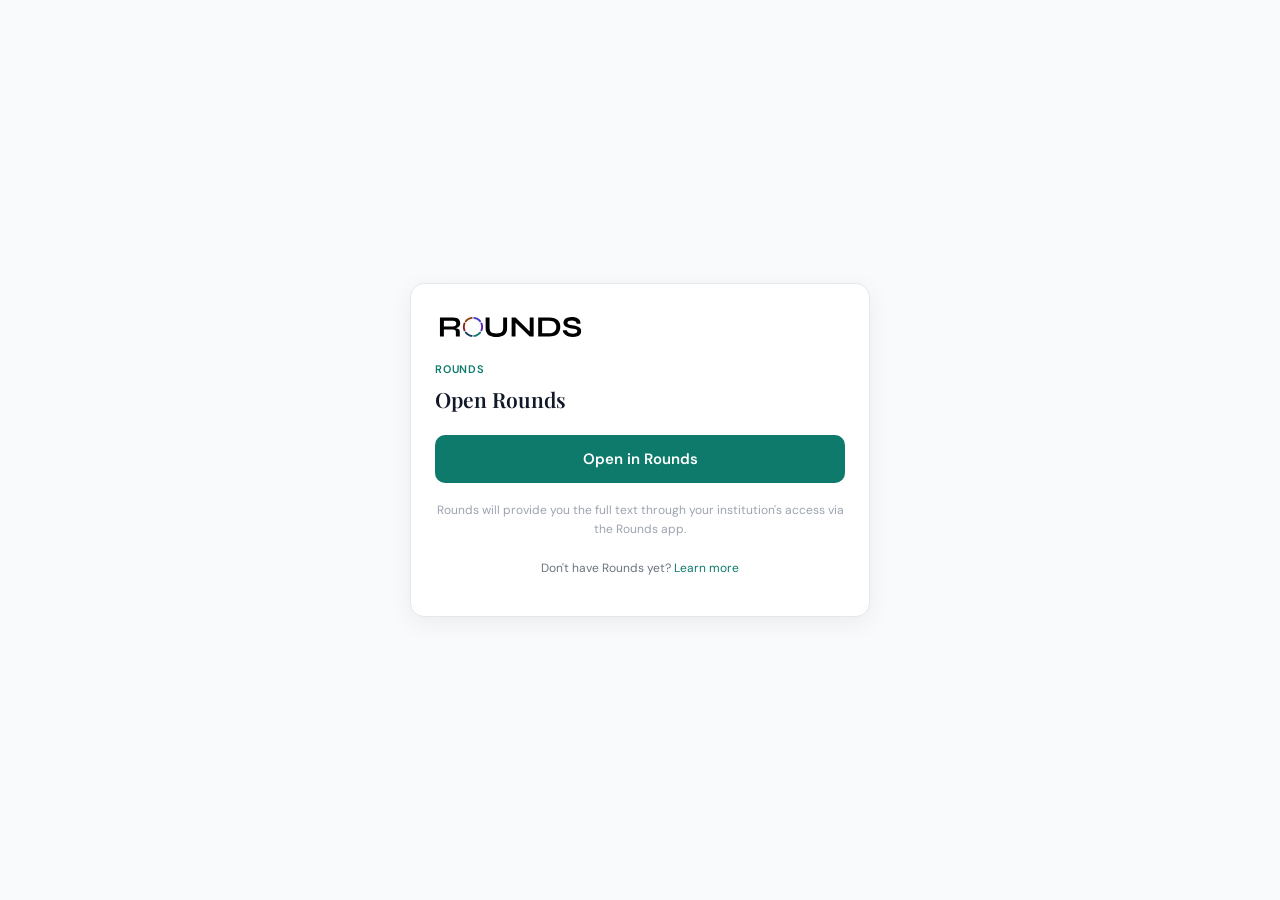
<file: a/index.html>
<!DOCTYPE html>
<html lang="en">
<head>
<meta charset="UTF-8" />
<meta name="viewport" content="width=device-width, initial-scale=1, viewport-fit=cover" />
<title>A paper shared with you · Rounds</title>
<meta name="description" content="Someone shared an orthopaedic paper with you through Rounds. Open it in the app, or read it through your institution." />
<meta name="robots" content="noindex" />
<style>
  @import url('https://fonts.googleapis.com/css2?family=Playfair+Display:wght@400;500;600;700&family=DM+Sans:wght@400;500;600;700&display=swap');
  :root {
    --r-teal: #0D7A6B;
    --r-teal-pressed: #0A5E55;
    --r-teal-faint: #E6F5F2;
    --r-text-primary: #111827;
    --r-text-soft: #374151;
    --r-text-muted: #6B7280;
    --r-text-faint: #9CA3AF;
    --r-border: #E5E7EB;
    --r-bg: #F9FAFB;
    --r-card: #FFFFFF;
  }
  * { box-sizing: border-box; }
  html, body { margin: 0; padding: 0; background: var(--r-bg);
    font-family: 'DM Sans', -apple-system, BlinkMacSystemFont, sans-serif;
    color: var(--r-text-primary); -webkit-font-smoothing: antialiased; }
  .wrap { min-height: 100vh; display: flex; flex-direction: column; align-items: center;
    justify-content: center; padding: 28px 20px; }
  .card { width: 100%; max-width: 460px; background: var(--r-card);
    border: 1px solid var(--r-border); border-radius: 14px; padding: 28px 24px;
    box-shadow: 0 6px 24px rgba(17,24,39,0.06); }
  .brand { margin-bottom: 20px; }
  .brand-mark { display: block; height: 30px; width: auto; }
  .eyebrow { font-size: 11px; font-weight: 600; letter-spacing: 0.8px; text-transform: uppercase;
    color: var(--r-teal); margin-bottom: 10px; }
  h1 { font-family: 'Playfair Display', Georgia, serif; font-size: 21px; font-weight: 600;
    line-height: 1.32; margin: 0 0 6px; }
  .meta { font-size: 13px; color: var(--r-text-muted); line-height: 1.5; margin: 4px 0 0; }
  .doi { font-size: 12px; color: var(--r-text-faint); word-break: break-all; margin-top: 10px; }
  .actions { display: flex; flex-direction: column; gap: 10px; margin-top: 22px; }
  .btn { display: block; width: 100%; text-align: center; text-decoration: none;
    font-size: 15px; font-weight: 600; padding: 14px 16px; border-radius: 10px;
    transition: background 0.15s, border-color 0.15s; }
  .btn-primary { background: var(--r-teal); color: #fff; }
  .btn-primary:active { background: var(--r-teal-pressed); }
  .btn-secondary { background: transparent; color: var(--r-teal);
    border: 1px solid var(--r-teal); }
  .note { font-size: 12px; color: var(--r-text-faint); line-height: 1.55; margin-top: 18px;
    text-align: center; }
  .foot { margin-top: 22px; font-size: 12px; color: var(--r-text-muted); text-align: center; }
  .foot a { color: var(--r-teal); text-decoration: none; }
</style>
</head>
<body>
  <div class="wrap">
    <div class="card">
      <div class="brand"><img class="brand-mark" src="../rounds-wordmark.svg" alt="Rounds" /></div>
      <div class="eyebrow" id="eyebrow">A paper shared with you</div>
      <h1 id="title">Loading the paper…</h1>
      <p class="meta" id="meta"></p>
      <p class="doi" id="doi"></p>

      <div class="actions">
        <a class="btn btn-primary" id="open-rounds" href="#">Open in Rounds</a>
        <a class="btn btn-secondary" id="read-doi" href="#" target="_blank" rel="noopener">Read via your institution</a>
      </div>

      <p class="note">Rounds will provide you the full text through your institution's access via the Rounds app.</p>
      <p class="foot">Don't have Rounds yet? <a href="/">Learn more</a></p>
    </div>
  </div>

  <script>
    (function () {
      var params = new URLSearchParams(window.location.search);
      var doi = (params.get('doi') || '').trim();
      var q = (params.get('q') || '').trim();

      var titleEl = document.getElementById('title');
      var metaEl = document.getElementById('meta');
      var doiEl = document.getElementById('doi');
      var openEl = document.getElementById('open-rounds');
      var readEl = document.getElementById('read-doi');

      // Deep link back into the app (works if Rounds is installed; the Universal
      // Link itself normally intercepts before this page even loads, so this is
      // the manual button for the browser fallback case).
      var deepLink = doi
        ? 'rounds://search?doi=' + encodeURIComponent(doi)
        : (q ? 'rounds://search?q=' + encodeURIComponent(q) : 'rounds://search');
      openEl.setAttribute('href', deepLink);

      if (doi) {
        doiEl.textContent = 'DOI: ' + doi;
        readEl.setAttribute('href', 'https://doi.org/' + encodeURIComponent(doi));
        // Crossref is public + CORS-enabled: enrich the title/authors when we can,
        // but the page is fully usable before (and if) it answers.
        titleEl.textContent = 'Open this paper in Rounds';
        fetch('https://api.crossref.org/works/' + encodeURIComponent(doi))
          .then(function (r) { return r.ok ? r.json() : null; })
          .then(function (data) {
            if (!data || !data.message) return;
            var m = data.message;
            if (m.title && m.title.length) { titleEl.textContent = m.title[0]; }
            var bits = [];
            if (m.author && m.author.length) {
              var a = m.author[0];
              var name = [a.given, a.family].filter(Boolean).join(' ');
              if (name) { bits.push(m.author.length > 1 ? name + ' et al.' : name); }
            }
            var journal = (m['container-title'] && m['container-title'][0]) || '';
            if (journal) { bits.push(journal); }
            var year = m.issued && m.issued['date-parts'] && m.issued['date-parts'][0]
              && m.issued['date-parts'][0][0];
            if (year) { bits.push(String(year)); }
            metaEl.textContent = bits.join(' · ');
          })
          .catch(function () { /* offline / blocked — the DOI + buttons still work */ });
      } else if (q) {
        titleEl.textContent = q;
        metaEl.textContent = 'Open this paper in Rounds to read it through your institution.';
        readEl.style.display = 'none';
      } else {
        document.getElementById('eyebrow').textContent = 'Rounds';
        titleEl.textContent = 'Open Rounds';
        readEl.style.display = 'none';
      }
    })();
  </script>
</body>
</html>
</file>
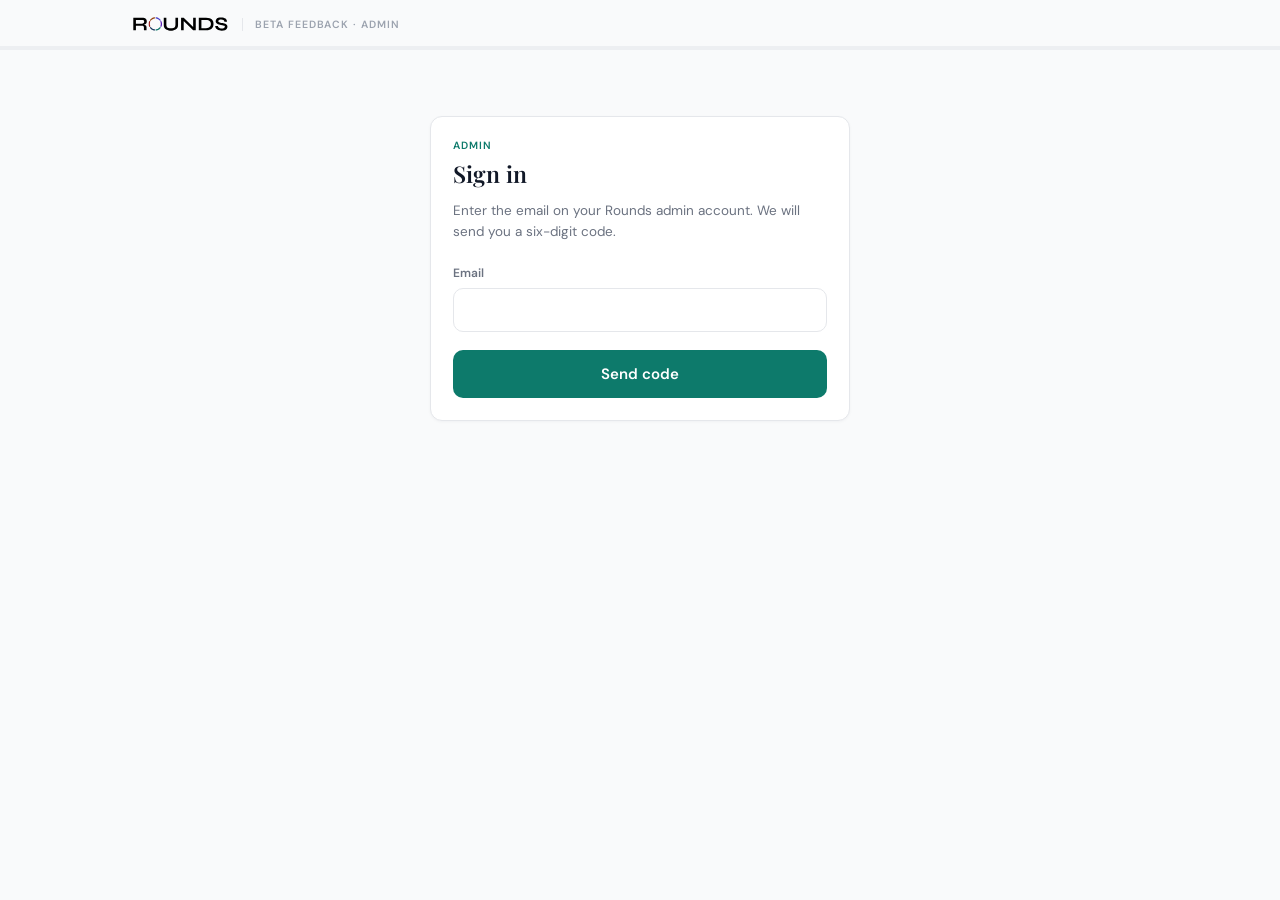
<file: beta/index.html>
<!DOCTYPE html>
<html lang="en">
<head>
<meta charset="UTF-8" />
<meta name="viewport" content="width=device-width, initial-scale=1, viewport-fit=cover" />
<meta name="robots" content="noindex, nofollow, noarchive" />
<title>Rounds — Beta feedback</title>

<style>
  @import url('https://fonts.googleapis.com/css2?family=Playfair+Display:wght@400;500;600;700&family=DM+Sans:wght@400;500;600;700&display=swap');

  :root {
    --r-teal: #0D7A6B;
    --r-teal-pressed: #0A5E55;
    --r-teal-faint: #E6F5F2;
    --r-text-primary: #111827;
    --r-text-soft: #374151;
    --r-text-muted: #6B7280;
    --r-text-faint: #9CA3AF;
    --r-border: #E5E7EB;
    --r-hairline: #EDEFF2;
    --r-bg: #F9FAFB;
    --r-card: #FFFFFF;
    --r-warning: #991B1B;
    --r-society: #4338CA;
    --r-industry: #92400E;
    --r-regulatory: #991B1B;
    --r-surgical: #1E3A5F;
    --r-cme: #1D4ED8;
    --r-literature: #15803D;
    --r-tier-key: #0D7A6B;
    --r-tier-notable: #1D4ED8;
    --r-tier-background: #64748B;

    --radius-card: 12px;
    --radius-control: 10px;
    --ease: cubic-bezier(0.4, 0, 0.2, 1);
    --fast: 0.15s;
    --base: 0.2s;
    --slow: 0.55s;
  }

  * { box-sizing: border-box; }

  html, body {
    margin: 0; padding: 0;
    background: var(--r-bg);
    color: var(--r-text-primary);
    font-family: 'DM Sans', -apple-system, BlinkMacSystemFont, 'Segoe UI', sans-serif;
    -webkit-font-smoothing: antialiased;
  }

  h1, h2, h3, .serif { font-family: 'Playfair Display', Georgia, serif; font-weight: 600; }

  a { color: var(--r-teal); }

  .wrap { max-width: 680px; margin: 0 auto; padding: 0 20px 80px; }
  .wrap-wide { max-width: 1060px; }

  /* ---------- masthead ---------- */
  .masthead {
    position: sticky; top: 0; z-index: 20;
    background: rgba(249, 250, 251, 0.92);
    backdrop-filter: saturate(180%) blur(12px);
    border-bottom: 1px solid var(--r-hairline);
  }
  .masthead-inner {
    max-width: 680px; margin: 0 auto; padding: 14px 20px 12px;
    display: flex; align-items: center; gap: 12px;
  }
  .masthead-inner.wide { max-width: 1060px; }
  .masthead img { height: 20px; width: auto; display: block; }
  .masthead .eyebrow {
    font-size: 10.5px; font-weight: 600; letter-spacing: 0.09em; text-transform: uppercase;
    color: var(--r-text-faint); padding-left: 12px; border-left: 1px solid var(--r-border);
  }
  .masthead .spacer { flex: 1; }

  .progress-track { height: 3px; background: var(--r-hairline); }
  .progress-fill {
    height: 100%; background: var(--r-teal); width: 0;
    transition: width var(--slow) var(--ease);
  }
  .progress-meta {
    max-width: 680px; margin: 0 auto; padding: 8px 20px 10px;
    display: flex; justify-content: space-between; align-items: baseline;
    font-size: 11.5px; color: var(--r-text-faint);
  }
  .progress-meta strong { color: var(--r-text-muted); font-weight: 600; }

  /* ---------- cards + type ---------- */
  .card {
    background: var(--r-card); border: 1px solid var(--r-border);
    border-radius: var(--radius-card); padding: 22px;
    box-shadow: 0 1px 3px rgba(17, 24, 39, 0.04);
  }
  .card + .card { margin-top: 14px; }

  .step-eyebrow {
    font-size: 10.5px; font-weight: 600; letter-spacing: 0.09em; text-transform: uppercase;
    color: var(--r-teal); margin-bottom: 8px;
  }
  .step-title { font-size: 27px; line-height: 1.2; margin: 0 0 8px; }
  .step-intro { font-size: 15px; line-height: 1.55; color: var(--r-text-muted); margin: 0 0 22px; max-width: 52ch; }

  .q { padding: 20px 0; border-top: 1px solid var(--r-hairline); }
  .q:first-of-type { border-top: none; padding-top: 4px; }
  .q-label { font-size: 15.5px; font-weight: 600; line-height: 1.4; margin-bottom: 3px; }
  .q-help { font-size: 13px; color: var(--r-text-muted); line-height: 1.5; margin-bottom: 12px; }
  .q-optional { font-size: 11px; font-weight: 500; color: var(--r-text-faint); margin-left: 6px; }

  /* ---------- scale ---------- */
  .scale { display: flex; gap: 6px; }
  .scale button {
    flex: 1; min-width: 0; padding: 13px 0;
    font-family: inherit; font-size: 15px; font-weight: 600;
    color: var(--r-text-soft); background: var(--r-card);
    border: 1px solid var(--r-border); border-radius: var(--radius-control);
    cursor: pointer; transition: all var(--fast) var(--ease);
  }
  .scale button:hover { border-color: var(--r-teal); color: var(--r-teal); }
  .scale button[aria-pressed="true"] {
    background: var(--r-teal); border-color: var(--r-teal); color: #fff;
  }
  .scale.nps button { padding: 11px 0; font-size: 13.5px; }
  .scale-anchors {
    display: flex; justify-content: space-between; margin-top: 8px;
    font-size: 12.5px; font-weight: 500; color: var(--r-text-soft);
  }

  /* ---------- chips / options ---------- */
  .opts { display: flex; flex-wrap: wrap; gap: 8px; }
  .opts button {
    font-family: inherit; font-size: 13.5px; font-weight: 500;
    color: var(--r-text-soft); background: var(--r-card);
    border: 1px solid var(--r-border); border-radius: 999px;
    padding: 9px 15px; cursor: pointer; transition: all var(--fast) var(--ease);
    display: inline-flex; align-items: center; gap: 0;
  }
  .opts button:hover { border-color: var(--r-teal); color: var(--r-teal); }
  .opts button[aria-pressed="true"] {
    background: var(--r-teal); border-color: var(--r-teal); color: #fff;
  }
  /* The tick collapses to zero width when unselected, so an unselected label
     sits centred instead of shifted off-centre by a reserved slot. */
  .tick {
    width: 0; opacity: 0; flex-shrink: 0; overflow: hidden;
    transition: width var(--fast) var(--ease), opacity var(--fast) var(--ease),
                margin-right var(--fast) var(--ease);
  }
  .opts button[aria-pressed="true"] .tick { width: 13px; opacity: 1; margin-right: 7px; }
  /* Full-width rows keep every label on the same left edge, so the tick moves
     to the trailing end rather than indenting the one that is selected. */
  .opts.stack .tick { order: 2; }
  .opts.stack button[aria-pressed="true"] .tick { margin-right: 0; margin-left: auto; }

  .opts.stack { flex-direction: column; }
  .opts.stack button {
    border-radius: var(--radius-control); width: 100%;
    justify-content: flex-start; text-align: left; padding: 13px 15px; font-size: 14.5px;
  }

  /* ---------- gate (used / not used) ---------- */
  .gate { display: grid; grid-template-columns: repeat(3, 1fr); gap: 8px; }
  .gate button {
    font-family: inherit; font-size: 14px; font-weight: 600;
    padding: 15px 10px; line-height: 1.3;
    color: var(--r-text-soft); background: var(--r-card);
    border: 1px solid var(--r-border); border-radius: var(--radius-control);
    cursor: pointer; transition: all var(--fast) var(--ease);
  }
  .gate button small { display: block; font-size: 11.5px; font-weight: 400; color: var(--r-text-faint); margin-top: 3px; }
  .gate button:hover { border-color: var(--r-teal); }
  .gate button[aria-pressed="true"] { background: var(--r-teal); border-color: var(--r-teal); color: #fff; }
  .gate button[aria-pressed="true"] small { color: rgba(255,255,255,0.78); }
  @media (max-width: 520px) { .gate { grid-template-columns: 1fr; } .gate button small { display: inline; margin-left: 6px; } }

  /* ---------- text ---------- */
  textarea, input[type="text"], input[type="email"], input[type="password"] {
    width: 100%; font-family: inherit; font-size: 14.5px; color: var(--r-text-primary);
    background: var(--r-card); border: 1px solid var(--r-border);
    border-radius: var(--radius-control); padding: 12px 14px; resize: vertical;
    transition: border-color var(--fast) var(--ease);
  }
  textarea:focus, input:focus { outline: none; border-color: var(--r-teal); }
  textarea { min-height: 88px; line-height: 1.5; }
  .char-count { font-size: 11px; color: var(--r-text-faint); text-align: right; margin-top: 5px; }

  /* ---------- buttons ---------- */
  .btn {
    font-family: inherit; font-size: 15px; font-weight: 600;
    padding: 13px 26px; border-radius: var(--radius-control); border: 1px solid transparent;
    cursor: pointer; transition: all var(--fast) var(--ease);
  }
  .btn-primary { background: var(--r-teal); color: #fff; }
  .btn-primary:hover:not(:disabled) { background: var(--r-teal-pressed); }
  .btn-primary:disabled { background: var(--r-border); color: var(--r-text-faint); cursor: not-allowed; }
  .btn-ghost { background: transparent; color: var(--r-text-muted); border-color: var(--r-border); }
  .btn-ghost:hover { color: var(--r-teal); border-color: var(--r-teal); }
  .btn-sm { font-size: 12.5px; padding: 8px 14px; }
  .btn-danger { background: transparent; color: var(--r-warning); border-color: #F3D6D6; }
  .btn-danger:hover { background: #FEF2F2; }

  .nav { display: flex; align-items: center; gap: 12px; margin-top: 26px; }
  .nav .spacer { flex: 1; }
  .nav-hint { font-size: 12px; color: var(--r-text-faint); }

  /* ---------- feature mock ---------- */
  .feature-head { display: flex; gap: 22px; align-items: center; margin-bottom: 4px; }
  .feature-copy { flex: 1; min-width: 0; }
  .mock {
    flex-shrink: 0; width: 176px; background: var(--r-bg);
    border: 1px solid var(--r-border); border-radius: 14px; padding: 11px;
    display: flex; flex-direction: column; gap: 7px;
  }
  @media (max-width: 640px) {
    .feature-head { flex-direction: column-reverse; align-items: stretch; gap: 16px; }
    .mock { width: 100%; }
  }
  .m-row { display: flex; align-items: center; gap: 7px; }
  .m-card {
    background: var(--r-card); border: 1px solid var(--r-border); border-radius: 8px;
    padding: 8px 9px; display: flex; flex-direction: column; gap: 5px;
  }
  .m-title { font-family: 'Playfair Display', Georgia, serif; font-size: 10.5px; font-weight: 600; line-height: 1.3; color: var(--r-text-primary); }
  .m-meta { font-size: 8px; color: var(--r-text-faint); letter-spacing: 0.03em; }
  .m-bar { height: 5px; border-radius: 3px; background: var(--r-hairline); }
  .m-field {
    background: var(--r-card); border: 1px solid var(--r-border); border-radius: 999px;
    padding: 6px 10px; font-size: 9px; color: var(--r-text-faint);
    display: flex; align-items: center; gap: 6px;
  }
  .m-pill {
    display: inline-flex; align-items: center; gap: 4px; border-radius: 999px;
    padding: 3px 7px; font-size: 8px; font-weight: 600; letter-spacing: 0.03em;
  }
  .m-pill-teal { background: var(--r-teal-faint); color: var(--r-teal); }
  .m-btn {
    background: var(--r-teal); color: #fff; border-radius: 6px; text-align: center;
    padding: 6px 0; font-size: 9px; font-weight: 600;
  }
  .m-stripe { width: 3px; border-radius: 2px; align-self: stretch; }
  .m-seg {
    display: flex; background: var(--r-hairline); border-radius: 7px; padding: 2px; gap: 2px;
  }
  .m-seg div { flex: 1; text-align: center; font-size: 7.5px; font-weight: 600; padding: 4px 0; border-radius: 5px; color: var(--r-text-muted); }
  .m-seg div.on { background: var(--r-card); color: var(--r-text-primary); box-shadow: 0 1px 2px rgba(17,24,39,0.06); }
  .m-score {
    display: flex; align-items: center; gap: 8px;
  }
  .m-score-num { font-family: 'Playfair Display', Georgia, serif; font-size: 17px; font-weight: 600; color: var(--r-tier-key); line-height: 1; }
  .m-score-ring { position: relative; width: 42px; height: 42px; flex-shrink: 0; display: grid; place-items: center; }
  .m-score-ring svg { position: absolute; inset: 0; }
  .m-notice {
    background: var(--r-card); border: 1px solid var(--r-border); border-radius: 8px;
    padding: 7px 8px; display: flex; gap: 6px; align-items: center;
  }

  /* ---------- misc ---------- */
  .callout {
    background: var(--r-teal-faint); border-radius: var(--radius-control);
    padding: 14px 16px; font-size: 13.5px; line-height: 1.55; color: var(--r-text-soft);
  }
  .fade-in { animation: fade 0.36s var(--ease) both; }
  @keyframes fade { from { opacity: 0; transform: translateY(9px); } to { opacity: 1; transform: none; } }
  @media (prefers-reduced-motion: reduce) {
    .fade-in { animation: none; }
    * { transition-duration: 0.01ms !important; }
  }
  .hidden { display: none !important; }
  .center { text-align: center; }
  .muted { color: var(--r-text-muted); font-size: 13.5px; line-height: 1.55; }
  .err {
    background: #FEF2F2; border: 1px solid #F3D6D6; color: var(--r-warning);
    border-radius: var(--radius-control); padding: 11px 14px; font-size: 13.5px; margin-top: 14px;
  }

  /* ---------- admin ---------- */
  .admin-tabs { display: flex; gap: 6px; margin-bottom: 18px; }
  .admin-tabs button {
    font-family: inherit; font-size: 13.5px; font-weight: 600; padding: 9px 16px;
    border-radius: 999px; border: 1px solid var(--r-border); background: var(--r-card);
    color: var(--r-text-muted); cursor: pointer; transition: all var(--fast) var(--ease);
  }
  .admin-tabs button[aria-pressed="true"] { background: var(--r-teal); border-color: var(--r-teal); color: #fff; }

  table { width: 100%; border-collapse: collapse; font-size: 13.5px; }
  th {
    text-align: left; font-size: 10.5px; font-weight: 600; letter-spacing: 0.07em;
    text-transform: uppercase; color: var(--r-text-faint); padding: 0 10px 10px; white-space: nowrap;
  }
  td { padding: 12px 10px; border-top: 1px solid var(--r-hairline); vertical-align: middle; }
  td.actions { text-align: right; white-space: nowrap; }
  .table-scroll { overflow-x: auto; }

  .status {
    display: inline-flex; align-items: center; gap: 6px; font-size: 12px; font-weight: 600;
    padding: 4px 10px; border-radius: 999px;
  }
  .status-open { background: var(--r-hairline); color: var(--r-text-muted); }
  .status-done { background: var(--r-teal-faint); color: var(--r-teal); }
  .status-revoked { background: #FEF2F2; color: var(--r-warning); }

  .form-row { display: flex; gap: 10px; flex-wrap: wrap; align-items: flex-end; }
  .form-row label { flex: 1; min-width: 160px; font-size: 12px; font-weight: 600; color: var(--r-text-muted); }
  .form-row label input { margin-top: 6px; }

  .stat-grid { display: grid; grid-template-columns: repeat(auto-fit, minmax(140px, 1fr)); gap: 10px; }
  .stat {
    background: var(--r-bg); border: 1px solid var(--r-border); border-radius: var(--radius-control);
    padding: 14px;
  }
  .stat-num { font-family: 'Playfair Display', Georgia, serif; font-size: 26px; font-weight: 600; line-height: 1; }
  .stat-label { font-size: 11.5px; color: var(--r-text-muted); margin-top: 6px; }

  .summary-row { padding: 12px 0; border-top: 1px solid var(--r-hairline); }
  .summary-row:first-child { border-top: none; }
  .summary-q { font-size: 13.5px; font-weight: 600; margin-bottom: 8px; }
  .bar-line { display: flex; align-items: center; gap: 10px; margin-bottom: 5px; font-size: 12.5px; }
  .bar-line .bl-label { width: 190px; flex-shrink: 0; color: var(--r-text-muted); }
  .bar-line .bl-track { display: block; flex: 1; height: 8px; background: var(--r-hairline); border-radius: 4px; overflow: hidden; }
  .bar-line .bl-fill { display: block; height: 8px; background: var(--r-teal); border-radius: 4px; }
  .bar-line .bl-n { width: 34px; text-align: right; color: var(--r-text-faint); font-size: 11.5px; }
  @media (max-width: 560px) { .bar-line .bl-label { width: 110px; } }

  details.resp { border-top: 1px solid var(--r-hairline); padding: 12px 0; }
  details.resp summary { cursor: pointer; font-size: 14px; font-weight: 600; list-style: none; display: flex; align-items: center; gap: 10px; }
  details.resp summary::-webkit-details-marker { display: none; }
  details.resp .ans { margin-top: 12px; }
  .ans-row { display: flex; gap: 12px; padding: 7px 0; border-top: 1px dashed var(--r-hairline); font-size: 13px; }
  .ans-row .ak { width: 220px; flex-shrink: 0; color: var(--r-text-muted); }
  .ans-row .av { color: var(--r-text-primary); }
  @media (max-width: 560px) { .ans-row { flex-direction: column; gap: 2px; } .ans-row .ak { width: auto; } }

  .quote { border-left: 2px solid var(--r-border); padding-left: 12px; margin: 6px 0; font-size: 13px; color: var(--r-text-soft); line-height: 1.5; }
  .quote cite { display: block; font-style: normal; font-size: 11.5px; color: var(--r-text-faint); margin-top: 3px; }
</style>
</head>

<body>
<div id="root"></div>

<script>
(function () {
  "use strict";

  var API = "https://roundsapp.onrender.com";
  var root = document.getElementById("root");

  // ---------------------------------------------------------------------
  // helpers
  // ---------------------------------------------------------------------
  function el(html) { var t = document.createElement("template"); t.innerHTML = html.trim(); return t.content.firstElementChild; }
  function esc(s) {
    return String(s === null || s === undefined ? "" : s)
      .replace(/&/g, "&amp;").replace(/</g, "&lt;").replace(/>/g, "&gt;")
      .replace(/"/g, "&quot;").replace(/'/g, "&#39;");
  }
  function qs(name) { return new URLSearchParams(location.search).get(name); }

  function api(path, opts) {
    opts = opts || {};
    var headers = { "Content-Type": "application/json" };
    if (opts.token) headers["Authorization"] = "Bearer " + opts.token;
    return fetch(API + path, {
      method: opts.method || "GET",
      headers: headers,
      body: opts.body ? JSON.stringify(opts.body) : undefined
    }).then(function (res) {
      return res.text().then(function (text) {
        var data = null;
        try { data = text ? JSON.parse(text) : null; } catch (e) { data = null; }
        if (!res.ok) {
          var msg = (data && (data.detail || data.message)) || ("Request failed (" + res.status + ")");
          var err = new Error(typeof msg === "string" ? msg : "Request failed");
          err.status = res.status;
          throw err;
        }
        return data;
      });
    });
  }

  var TEAL = "var(--r-teal)";
  function segmentedO(size, lw, color) {
    size = size || 30; lw = lw || 2.6; color = color || TEAL;
    var r = (size - lw) / 2, c = 2 * Math.PI * r, period = c / 6;
    var dash = period * 0.74, gap = period * 0.26;
    return '<svg width="' + size + '" height="' + size + '" viewBox="0 0 ' + size + ' ' + size + '" aria-hidden="true">' +
      '<circle cx="' + size / 2 + '" cy="' + size / 2 + '" r="' + r + '" fill="none" stroke="' + color +
      '" stroke-width="' + lw + '" stroke-linecap="round" stroke-dasharray="' + dash.toFixed(2) + ' ' + gap.toFixed(2) +
      '" stroke-dashoffset="' + (gap / 2).toFixed(2) + '" transform="rotate(-90 ' + size / 2 + ' ' + size / 2 + ')" /></svg>';
  }
  var TICK = '<svg class="tick" width="13" height="13" viewBox="0 0 24 24" fill="none" stroke="currentColor" stroke-width="3" stroke-linecap="round" stroke-linejoin="round"><path d="m5 13 4.5 4.5L19 7"/></svg>';

  function masthead(label, wide) {
    return '<div class="masthead"><div class="masthead-inner' + (wide ? " wide" : "") + '">' +
      '<img src="/rounds-wordmark.svg" alt="Rounds" />' +
      '<span class="eyebrow">' + esc(label) + '</span><span class="spacer"></span>' +
      '<span id="mast-slot"></span></div>' +
      '<div class="progress-track"><div class="progress-fill" id="progress-fill"></div></div>' +
      '<div class="progress-meta" id="progress-meta"></div></div>';
  }

  // ---------------------------------------------------------------------
  // feature mini-mocks — same tokens as the app, drawn not screenshotted
  // ---------------------------------------------------------------------
  var MOCKS = {
    search:
      '<div class="m-field">' + '<svg width="9" height="9" viewBox="0 0 24 24" fill="none" stroke="currentColor" stroke-width="2.4"><circle cx="11" cy="11" r="7"/><path d="m20 20-3.5-3.5"/></svg>' +
      'Title, DOI, or a link</div>' +
      '<div class="m-card"><div class="m-row" style="justify-content:space-between;align-items:flex-start">' +
      '<div class="m-title" style="flex:1">Outcomes of early versus delayed fixation…</div>' +
      '<svg width="10" height="10" viewBox="0 0 24 24" fill="' + TEAL + '"><path d="M6 4h12v16l-6-4-6 4V4Z"/></svg></div>' +
      '<div class="m-meta">J BONE JOINT SURG · 2026</div>' +
      '<div class="m-btn">Read</div></div>',
    access:
      '<div class="m-row" style="gap:5px"><span class="m-pill m-pill-teal">' + segmentedO(8, 1.6) + ' McMaster</span>' +
      '<span class="m-meta">connected</span></div>' +
      '<div class="m-card" style="gap:6px"><div class="m-bar" style="width:80%"></div><div class="m-bar" style="width:100%"></div>' +
      '<div class="m-bar" style="width:92%"></div><div class="m-bar" style="width:64%"></div>' +
      '<div class="m-meta" style="margin-top:2px">FULL TEXT · PDF</div></div>',
    pdf:
      '<div class="m-card" style="flex-direction:row;align-items:center;gap:7px">' +
      '<svg width="13" height="13" viewBox="0 0 24 24" fill="none" stroke="' + TEAL + '" stroke-width="1.9" stroke-linecap="round" stroke-linejoin="round"><path d="M12 4v10m0 0 4-4m-4 4-4-4M5 19h14"/></svg>' +
      '<div style="flex:1"><div class="m-title" style="font-size:9.5px">Save PDF</div>' +
      '<div class="m-meta">to your Files</div></div></div>' +
      '<div class="m-card" style="gap:4px"><div class="m-row" style="gap:5px">' +
      '<svg width="10" height="10" viewBox="0 0 24 24" fill="none" stroke="var(--r-text-faint)" stroke-width="1.8"><path d="M3 7h6l2 2h10v10H3z"/></svg>' +
      '<span class="m-meta">ON MY IPHONE / ROUNDS</span></div>' +
      '<div class="m-bar" style="width:70%"></div><div class="m-bar" style="width:52%"></div></div>',
    digest:
      '<div class="m-row" style="justify-content:space-between"><span class="m-meta">MON 3 – SUN 9 AUG</span>' +
      '<span class="m-meta">12 ITEMS</span></div>' +
      '<div class="m-card" style="flex-direction:row;gap:7px"><div class="m-stripe" style="background:var(--r-literature)"></div>' +
      '<div style="flex:1"><div class="m-title">Cemented versus uncemented hemiarthroplasty…</div>' +
      '<div class="m-meta" style="margin-top:3px">PEER-REVIEWED · 6 MIN</div></div></div>' +
      '<div class="m-card" style="flex-direction:row;gap:7px"><div class="m-stripe" style="background:var(--r-society)"></div>' +
      '<div style="flex:1"><div class="m-title">COA position statement update</div>' +
      '<div class="m-meta" style="margin-top:3px">SOCIETY UPDATE</div></div></div>',
    score:
      '<div class="m-card" style="gap:8px"><div class="m-score">' +
      '<div class="m-score-ring">' + segmentedO(42, 2.6) + '<span class="m-score-num">88</span></div>' +
      '<div><div class="m-pill m-pill-teal">KEY READING</div>' +
      '<div class="m-meta" style="margin-top:3px">ROUNDS EVIDENCE SCORE</div></div></div>' +
      '<div style="display:flex;flex-direction:column;gap:4px">' +
      '<div class="m-row"><span class="m-meta" style="width:38px">OUTCOME</span><div class="m-bar" style="flex:1;background:var(--r-tier-key);width:auto;opacity:.9"></div></div>' +
      '<div class="m-row"><span class="m-meta" style="width:38px">METHODS</span><div class="m-bar" style="flex:1;background:var(--r-tier-key);opacity:.65"></div></div>' +
      '<div class="m-row"><span class="m-meta" style="width:38px">DESIGN</span><div class="m-bar" style="flex:1;background:var(--r-tier-key);opacity:.45"></div></div>' +
      '</div></div>',
    library:
      '<div class="m-seg"><div class="on">Bookmarked</div><div>Downloaded</div><div>Notes</div></div>' +
      '<div class="m-card" style="flex-direction:row;gap:7px"><div class="m-stripe" style="background:var(--r-literature)"></div>' +
      '<div style="flex:1"><div class="m-title">Tranexamic acid in primary TKA</div>' +
      '<div class="m-meta" style="margin-top:3px">SAVED 4 AUG · OPEN ACCESS</div></div></div>' +
      '<div class="m-card" style="flex-direction:row;gap:7px"><div class="m-stripe" style="background:var(--r-surgical)"></div>' +
      '<div style="flex:1"><div class="m-title">Note — journal club, Thursday</div>' +
      '<div class="m-meta" style="margin-top:3px">EDITED 2 AUG</div></div></div>',
    share:
      '<div class="m-card" style="gap:5px"><div class="m-meta">SAFARI</div>' +
      '<div class="m-title">pubmed.ncbi.nlm.nih.gov</div></div>' +
      '<div class="center" style="color:var(--r-text-faint);font-size:11px">↓ Share</div>' +
      '<div class="m-card" style="flex-direction:row;align-items:center;gap:7px">' + segmentedO(16, 2) +
      '<div style="flex:1"><div class="m-title" style="font-size:9.5px">Rounds</div>' +
      '<div class="m-meta">opens the paper</div></div></div>',
    reminders:
      '<div class="m-notice">' + segmentedO(14, 1.9) +
      '<div style="flex:1"><div class="m-title" style="font-size:9.5px">Your Rounds are ready</div>' +
      '<div class="m-meta" style="margin-top:2px">LAST WEEK’S ORTHOPAEDIC LITERATURE</div></div></div>' +
      '<div class="m-card" style="flex-direction:row;align-items:center;gap:7px">' +
      '<div class="m-score-num" style="font-size:16px">6</div>' +
      '<div class="m-meta">DAY STREAK · 4 PAPERS<br/>THIS WEEK</div></div>'
  };

  // ---------------------------------------------------------------------
  // the survey
  // ---------------------------------------------------------------------
  var WHY_NOT = [
    "I didn't need it",
    "I couldn't find it",
    "I tried, but it didn't work",
    "It wasn't clear what it did",
    "Too slow",
    "Not how I work"
  ];

  function feature(cfg) {
    var qs = [];
    qs.push({
      id: cfg.id + "_used", type: "gate", label: cfg.gateLabel || ("Did you use " + cfg.short + "?"),
      required: true,
      options: [
        { v: "yes", label: "Yes", note: "used it at least once" },
        { v: "no", label: "No", note: "knew about it, didn't use it" },
        { v: "unaware", label: "Didn't know", note: "first I'm hearing of it" }
      ]
    });
    var usedYes = function (a) { return a[cfg.id + "_used"] === "yes"; };
    var notUsed = function (a) { var v = a[cfg.id + "_used"]; return v === "no" || v === "unaware"; };

    qs.push({
      id: cfg.id + "_rating", type: "scale", min: 1, max: 5, low: "Frustrating", high: "Excellent",
      label: cfg.ratingLabel || "How well did it work for you?", required: true, showIf: usedYes
    });
    (cfg.followUps || []).forEach(function (q) {
      q.showIf = usedYes;
      qs.push(q);
    });
    qs.push({
      id: cfg.id + "_valued", type: "scale", min: 1, max: 5, low: "Wouldn't miss it", high: "Would miss it a lot",
      label: "If this disappeared tomorrow, how much would you miss it?", required: true, showIf: usedYes
    });
    qs.push({
      id: cfg.id + "_why", type: "multi", label: "What kept you from using it?",
      options: (cfg.reasons || WHY_NOT).map(function (r) { return { v: r, label: r }; }),
      required: true, showIf: notUsed
    });
    qs.push({
      id: cfg.id + "_comment", type: "text", label: "Anything you'd change about it?",
      optional: true, placeholder: "Optional — a sentence is plenty.", maxLength: 1000
    });
    return { id: cfg.id, isFeature: true, title: cfg.title, intro: cfg.blurb,
             mock: cfg.mock, questions: qs };
  }

  var STEPS = [
    { id: "welcome", kind: "intro" },

    {
      id: "you", eyebrow: "Section 1", title: "About you",
      questions: [
        {
          id: "role", type: "choice", label: "What best describes you?", required: true,
          options: [
            { v: "surgeon", label: "Orthopaedic surgeon" },
            { v: "resident", label: "Resident or fellow" },
            { v: "student", label: "Medical student" },
            { v: "researcher", label: "Researcher" },
            { v: "other", label: "Something else" }
          ]
        },
        {
          id: "frequency", type: "choice", label: "How often did you open Rounds during the beta?", required: true,
          options: [
            { v: "daily", label: "Most days" },
            { v: "weekly_few", label: "A few times a week" },
            { v: "weekly", label: "About once a week" },
            { v: "few", label: "Once or twice in total" },
            { v: "never", label: "I barely got into it" }
          ]
        },
        {
          id: "blocked", type: "text", label: "If something stopped you using it more, what was it?",
          optional: true, placeholder: "Optional.", maxLength: 600
        }
      ]
    },

    {
      id: "overall", eyebrow: "Section 2", title: "Rounds overall",
      questions: [
        {
          id: "nps", type: "scale", min: 0, max: 10, low: "Not at all likely", high: "Extremely likely",
          label: "How likely are you to recommend Rounds to a colleague?", required: true, nps: true
        },
        {
          id: "time_saved", type: "scale", min: 1, max: 5, low: "Strongly disagree", high: "Strongly agree",
          label: "“Rounds saved me time getting to the literature I care about.”", required: true
        },
        {
          id: "core_job", type: "multi", required: true,
          label: "Which of these did Rounds do best for you?",
          help: "Pick as many as apply.",
          options: [
            { v: "find", label: "Finding a specific paper I already knew about" },
            { v: "access", label: "Getting me past the paywall to full text" },
            { v: "keep", label: "Keeping my papers and PDFs in one place" },
            { v: "discover", label: "Showing me what's new that I'd have missed" },
            { v: "triage", label: "Telling me which papers were worth my time" },
            { v: "none", label: "None of them, really" }
          ]
        }
      ]
    },

    feature({
      id: "search", short: "search",
      title: "Finding a paper", mock: "search",
      blurb: "Search by title, DOI, or a link you paste in — Rounds identifies the paper and opens it.",
      ratingLabel: "How well did search find what you were after?",
      followUps: [
        {
          id: "search_accuracy", type: "choice", label: "When you searched, how often did you get the right paper?",
          required: true,
          options: [
            { v: "always", label: "Every time" },
            { v: "usually", label: "Usually" },
            { v: "sometimes", label: "About half the time" },
            { v: "rarely", label: "Rarely" }
          ]
        },
        {
          id: "search_input", type: "multi", label: "What did you search with?", required: true,
          options: [
            { v: "title", label: "Paper title" },
            { v: "doi", label: "A DOI" },
            { v: "link", label: "A link I pasted" },
            { v: "keywords", label: "Loose keywords / a topic" }
          ]
        }
      ]
    }),

    feature({
      id: "access", short: "full-text access through your library",
      title: "Getting the full text", mock: "access",
      gateLabel: "Did you connect your institution and open a full paper?",
      ratingLabel: "How reliably did it get you to the actual paper?",
      followUps: [
        {
          id: "access_speed", type: "scale", min: 1, max: 5, low: "Painfully slow", high: "Instant",
          label: "How fast did papers open?", required: true
        },
        {
          id: "access_problems", type: "multi", label: "Did you hit any of these?", required: true,
          options: [
            { v: "none", label: "No — it just worked" },
            { v: "login", label: "Kept asking me to sign in again" },
            { v: "wrong", label: "Opened the wrong paper" },
            { v: "error", label: "Landed on a publisher error page" },
            { v: "paywall", label: "Still hit a paywall" },
            { v: "slow", label: "Took too long to load" }
          ]
        },
        {
          id: "access_setup", type: "choice", label: "How was the one-time institution sign-in?", required: true,
          options: [
            { v: "easy", label: "Straightforward" },
            { v: "fiddly", label: "Worked, but fiddly" },
            { v: "confusing", label: "I wasn't sure what it wanted" },
            { v: "failed", label: "I couldn't get it to connect" }
          ]
        }
      ],
      reasons: ["I didn't need it", "My institution wasn't listed", "I couldn't get signed in", "I read papers elsewhere", "I wasn't sure what it did", "Privacy concerns"]
    }),

    feature({
      id: "pdf", short: "Save PDF",
      title: "Saving the PDF", mock: "pdf",
      blurb: "Save PDF puts the document in a folder you choose on your own phone — Rounds keeps only a pointer to it.",
      ratingLabel: "How well did saving a PDF work?",
      followUps: [
        {
          id: "pdf_folder", type: "choice", label: "The one-time “choose where PDFs save” step — did it make sense?",
          required: true,
          options: [
            { v: "clear", label: "Clear, and I liked the control" },
            { v: "ok", label: "Fine, but an extra step" },
            { v: "confusing", label: "I wasn't sure what to pick" },
            { v: "unexpected", label: "I didn't expect it at all" }
          ]
        },
        {
          id: "pdf_reopen", type: "choice", label: "Did you find your saved papers again afterwards?", required: true,
          options: [
            { v: "app", label: "Yes — from the Downloaded tab in Rounds" },
            { v: "files", label: "Yes — in the Files app" },
            { v: "both", label: "Both" },
            { v: "no", label: "No, I lost track of them" }
          ]
        }
      ],
      reasons: ["I didn't need offline copies", "I couldn't find the button", "It failed when I tried", "I save PDFs another way", "I don't want files on my phone", "I wasn't sure where they'd go"]
    }),

    feature({
      id: "digest", short: "the Rounds tab",
      title: "Your Rounds digest", mock: "digest",
      ratingLabel: "How useful was the digest to you?",
      followUps: [
        {
          id: "digest_relevance", type: "scale", min: 1, max: 5, low: "Mostly noise", high: "Nearly all relevant",
          label: "How relevant were the items to your practice?", required: true
        },
        {
          id: "digest_cadence", type: "choice", label: "Was the amount right?", required: true,
          options: [
            { v: "too_much", label: "Too much to get through" },
            { v: "right", label: "About right" },
            { v: "too_little", label: "Not enough" },
            { v: "unsure", label: "Didn't look closely enough to say" }
          ]
        },
        {
          id: "digest_missing", type: "multi", label: "What was missing or wrong?", required: true,
          options: [
            { v: "nothing", label: "Nothing — it was solid" },
            { v: "wrong_subspecialty", label: "Items outside my subspecialty" },
            { v: "missed_papers", label: "Missed papers I'd expected" },
            { v: "empty_days", label: "Empty or thin days" },
            { v: "summaries", label: "Summaries weren't useful" },
            { v: "sources", label: "Sources I care about aren't covered" }
          ]
        }
      ],
      reasons: ["I didn't need it", "I get this from elsewhere", "The items weren't relevant", "Too much to read", "I didn't notice the tab", "I wasn't sure what it was"]
    }),

    feature({
      id: "score", short: "the Rounds Evidence Score",
      title: "The Evidence Score", mock: "score",
      gateLabel: "Did you notice and use the score?",
      ratingLabel: "How useful was the score for deciding what to read?",
      followUps: [
        {
          id: "score_trust", type: "scale", min: 1, max: 5, low: "Didn't trust it", high: "Trusted it",
          label: "How much did you trust the score?", required: true
        },
        {
          id: "score_behaviour", type: "choice", label: "Did it change what you read?", required: true,
          options: [
            { v: "yes_often", label: "Yes — I went by it" },
            { v: "yes_sometimes", label: "Sometimes" },
            { v: "no", label: "No, I read what I'd have read anyway" },
            { v: "disagreed", label: "No — I often disagreed with it" }
          ]
        },
        {
          id: "score_clarity", type: "choice", label: "Were the tiers (Key reading / Worth a look / Background) clear?",
          required: true,
          options: [
            { v: "clear", label: "Clear straight away" },
            { v: "after", label: "Clear after I opened the guide" },
            { v: "unclear", label: "Still not sure what they mean" }
          ]
        }
      ],
      reasons: ["I didn't notice it", "I judge papers myself", "I didn't trust an automated score", "I wasn't sure what it measured", "It didn't match my read of the paper", "I didn't use the digest much"]
    }),

    feature({
      id: "library", short: "the Library",
      title: "Library and notes", mock: "library",
      ratingLabel: "How well did the Library work for you?",
      followUps: [
        {
          id: "library_use", type: "multi", label: "What did you use it for?", required: true,
          options: [
            { v: "bookmark", label: "Bookmarking papers to read later" },
            { v: "downloads", label: "Getting back to saved PDFs" },
            { v: "notes", label: "Writing notes" },
            { v: "journal_club", label: "Gathering papers for teaching / journal club" }
          ]
        },
        {
          id: "library_missing", type: "text", label: "What's missing from it?",
          optional: true, placeholder: "Optional — folders, tags, export, sync…", maxLength: 600
        }
      ],
      reasons: ["I didn't save anything", "I keep references elsewhere", "I couldn't find it", "It wasn't clear what it held", "Notes weren't useful to me", "Too basic for what I need"]
    }),

    {
      id: "extras", eyebrow: "Section 3", title: "Others",
      mock: "share",
      questions: [
        {
          id: "share_used", type: "gate", required: true,
          label: "Did you ever send a paper into Rounds from another app (Safari, email, PubMed)?",
          options: [
            { v: "yes", label: "Yes", note: "used the share sheet" },
            { v: "no", label: "No", note: "knew about it, didn't" },
            { v: "unaware", label: "Didn't know", note: "wasn't aware of it" }
          ]
        },
        {
          id: "share_rating", type: "scale", min: 1, max: 5, low: "Frustrating", high: "Excellent",
          label: "How well did that work?", required: true,
          showIf: function (a) { return a.share_used === "yes"; }
        },
        {
          id: "reminders_used", type: "gate", required: true,
          label: "Did you have the daily reminder notifications on?",
          options: [
            { v: "yes", label: "Yes", note: "had them on" },
            { v: "no", label: "No", note: "turned them off / never on" },
            { v: "unaware", label: "Didn't know", note: "wasn't aware of them" }
          ]
        },
        {
          id: "reminders_rating", type: "choice", label: "How did the reminders land?", required: true,
          showIf: function (a) { return a.reminders_used === "yes"; },
          options: [
            { v: "useful", label: "Useful — they got me into the app" },
            { v: "neutral", label: "Neutral — I mostly ignored them" },
            { v: "noisy", label: "Too frequent" },
            { v: "annoying", label: "Annoying enough that I'd turn them off" }
          ]
        },
        {
          id: "streak_view", type: "choice", label: "The reading streak on the Rounds tab — what did you make of it?",
          required: true,
          options: [
            { v: "motivating", label: "Motivating" },
            { v: "neutral", label: "Didn't really notice it" },
            { v: "gimmicky", label: "Feels gimmicky for a clinical tool" },
            { v: "pressure", label: "Adds pressure I don't want" }
          ]
        }
      ]
    },

    {
      id: "friction", eyebrow: "Section 4", title: "Bad experiences",
      questions: [
        {
          id: "friction_points", type: "multi", required: true,
          label: "Did any of these happen to you?",
          help: "Select everything that applies.",
          options: [
            { v: "none", label: "Nothing notable went wrong" },
            { v: "slow_launch", label: "Slow to start up" },
            { v: "slow_open", label: "Papers slow to open" },
            { v: "wrong_paper", label: "Opened the wrong paper" },
            { v: "no_access", label: "Couldn't get full text I should have had" },
            { v: "pdf_fail", label: "Save PDF failed" },
            { v: "signin", label: "Trouble signing in or staying signed in" },
            { v: "lost_data", label: "Saved items or notes went missing" },
            { v: "crash", label: "It crashed or froze" },
            { v: "confusing", label: "I couldn't work out how to do something" }
          ]
        },
        {
          id: "friction_detail", type: "text", required: true,
          label: "Tell us about the worst one.",
          help: "What were you trying to do, and what happened instead? A couple of sentences.",
          placeholder: "e.g. Tapped Read on a JBJS paper from the digest and got a publisher error page.",
          maxLength: 2000
        },
        {
          id: "trust", type: "scale", min: 1, max: 5, low: "Not at all", high: "Completely",
          label: "How much did you trust Rounds to be accurate about the literature?", required: true
        }
      ]
    },

    {
      id: "closing", eyebrow: "Section 5", title: "Where this goes next",
      intro: "Last page.",
      questions: [
        {
          id: "keep_using", type: "scale", min: 1, max: 5, low: "Definitely not", high: "Definitely",
          label: "Will you keep using Rounds now the beta is over?", required: true
        },
        {
          id: "one_change", type: "text", required: true,
          label: "What one change would make the biggest difference to you?",
          placeholder: "One thing. The one that matters most.", maxLength: 1000
        },
        {
          id: "missing_feature", type: "text", optional: true,
          label: "Anything Rounds doesn't do that you expected it to?",
          placeholder: "Optional.", maxLength: 1000
        },
        {
          id: "followup", type: "choice", required: true,
          label: "Can we come back to you with a follow-up question?",
          options: [
            { v: "yes", label: "Yes, happy to" },
            { v: "call", label: "Yes — a short call is fine too" },
            { v: "no", label: "I'd rather not" }
          ]
        },
        {
          id: "anything_else", type: "text", optional: true,
          label: "Anything else you want us to know?",
          placeholder: "Optional.", maxLength: 2000
        }
      ]
    }
  ];

  // Human labels for the admin summary — keyed by question id.
  var QUESTION_LABELS = {};
  var OPTION_LABELS = {};
  STEPS.forEach(function (s) {
    (s.questions || []).forEach(function (q) {
      QUESTION_LABELS[q.id] = q.label;
      if (q.options) {
        OPTION_LABELS[q.id] = {};
        q.options.forEach(function (o) { OPTION_LABELS[q.id][o.v] = o.label; });
      }
    });
  });

  // =====================================================================
  // TESTER SIDE
  // =====================================================================
  // The short variant asks the same survey minus two feature sections.
  var SHORT_OMITS = ["pdf", "library"];

  function stepsForVariant(variant) {
    if (variant !== "short") return STEPS;
    return STEPS.filter(function (s) { return SHORT_OMITS.indexOf(s.id) === -1; });
  }

  function runSurvey(token) {
    var storeKey = "rounds_beta_v1_" + token;
    var steps = STEPS;
    var answers = {};
    var stepIndex = 0;
    var startedAt = Date.now();
    var intro = null;

    try {
      var saved = JSON.parse(localStorage.getItem(storeKey) || "null");
      if (saved && saved.answers) { answers = saved.answers; stepIndex = saved.stepIndex || 0; }
    } catch (e) { /* a corrupt draft is not worth blocking on */ }

    function persist() {
      try { localStorage.setItem(storeKey, JSON.stringify({ answers: answers, stepIndex: stepIndex })); } catch (e) {}
    }

    function visibleQuestions(step) {
      return (step.questions || []).filter(function (q) { return !q.showIf || q.showIf(answers); });
    }

    root.innerHTML = masthead("Beta feedback") + '<div class="wrap"><div id="stage"></div></div>';
    var stage = document.getElementById("stage");

    function setProgress() {
      var pct = Math.round((stepIndex / (steps.length - 1)) * 100);
      document.getElementById("progress-fill").style.width = pct + "%";
      var meta = document.getElementById("progress-meta");
      if (stepIndex === 0 || stepIndex >= steps.length) { meta.innerHTML = ""; return; }
      meta.innerHTML = '<span>Step <strong>' + stepIndex + '</strong> of ' + (steps.length - 1) + '</span>' +
        '<span>' + pct + '% complete · saved on this device</span>';
    }

    // ----- question renderers -----
    function renderQuestion(q) {
      var wrap = el('<div class="q"></div>');
      var label = '<div class="q-label">' + esc(q.label) +
        '</div>';
      wrap.insertAdjacentHTML("beforeend", label);
      if (q.help) wrap.insertAdjacentHTML("beforeend", '<div class="q-help">' + esc(q.help) + '</div>');

      if (q.type === "scale") {
        var box = el('<div></div>');
        var row = el('<div class="scale' + (q.nps ? " nps" : "") + '"></div>');
        for (var i = q.min; i <= q.max; i++) {
          (function (val) {
            var b = el('<button type="button" aria-pressed="' + (answers[q.id] === val) + '">' + val + '</button>');
            b.addEventListener("click", function () { answers[q.id] = val; persist(); render(); });
            row.appendChild(b);
          })(i);
        }
        box.appendChild(row);
        box.insertAdjacentHTML("beforeend",
          '<div class="scale-anchors"><span>' + esc(q.low) + '</span><span>' + esc(q.high) + '</span></div>');
        wrap.appendChild(box);
      }

      else if (q.type === "gate") {
        var g = el('<div class="gate"></div>');
        q.options.forEach(function (o) {
          var b = el('<button type="button" aria-pressed="' + (answers[q.id] === o.v) + '">' + esc(o.label) +
            (o.note ? '<small>' + esc(o.note) + '</small>' : "") + '</button>');
          b.addEventListener("click", function () { answers[q.id] = o.v; persist(); render(); });
          g.appendChild(b);
        });
        wrap.appendChild(g);
      }

      else if (q.type === "choice" || q.type === "multi") {
        var multi = q.type === "multi";
        var longest = q.options.reduce(function (m, o) { return Math.max(m, o.label.length); }, 0);
        var list = el('<div class="opts' + (longest > 34 ? " stack" : "") + '"></div>');
        q.options.forEach(function (o) {
          var on = multi ? (answers[q.id] || []).indexOf(o.v) !== -1 : answers[q.id] === o.v;
          var b = el('<button type="button" aria-pressed="' + on + '">' + TICK + esc(o.label) + '</button>');
          b.addEventListener("click", function () {
            if (!multi) { answers[q.id] = o.v; }
            else {
              var cur = answers[q.id] || [];
              // "nothing / none" answers are exclusive — selecting one clears the rest.
              var exclusive = o.v === "none" || o.v === "nothing";
              if (cur.indexOf(o.v) !== -1) cur = cur.filter(function (x) { return x !== o.v; });
              else if (exclusive) cur = [o.v];
              else cur = cur.filter(function (x) { return x !== "none" && x !== "nothing"; }).concat([o.v]);
              answers[q.id] = cur;
            }
            persist(); render();
          });
          list.appendChild(b);
        });
        wrap.appendChild(list);
      }

      else if (q.type === "text") {
        var max = q.maxLength || 1000;
        var ta = el('<textarea maxlength="' + max + '" placeholder="' + esc(q.placeholder || "") + '"></textarea>');
        ta.value = answers[q.id] || "";
        var count = el('<div class="char-count">' + (ta.value.length) + " / " + max + '</div>');
        ta.addEventListener("input", function () {
          answers[q.id] = ta.value;
          count.textContent = ta.value.length + " / " + max;
          persist();
        });
        wrap.appendChild(ta);
        wrap.appendChild(count);
      }

      return wrap;
    }

    var navNext = null;

    // ----- screens -----
    function renderIntro() {
      // Whatever the admin typed, in full — splitting on the first word greets
      // half the testers as "Dr".
      var name = (intro && intro.name) || "";
      var minutes = steps.length > 10 ? "About ten minutes." : "About seven minutes.";
      stage.innerHTML = "";
      var c = el('<div class="card fade-in"></div>');
      c.innerHTML =
        '<div class="center" style="margin-bottom:18px">' + segmentedO(46, 3.4) + '</div>' +
        '<h1 class="step-title center" style="font-size:31px">' +
        (name ? "Thank you, " + esc(name) + "." : "Thank you.") + '</h1>' +
        '<div class="callout"><strong>' + esc(minutes) + '</strong> Mostly taps, and every question is optional — ' +
        'skip anything you have no view on. Your progress saves on this device as you go, so you can stop and come ' +
        'back to the same link. Nothing is sent until you press submit at the end.</div>' +
        '<p class="muted" style="margin-top:18px">Answers go to the Rounds team only.</p>';
      var nav = el('<div class="nav"><span class="spacer"></span></div>');
      var b = el('<button class="btn btn-primary">Start</button>');
      b.addEventListener("click", function () { stepIndex = 1; persist(); render(); });
      nav.appendChild(b);
      c.appendChild(nav);
      stage.appendChild(c);
    }

    function renderStep(step) {
      stage.innerHTML = "";
      var c = el('<div class="card fade-in"></div>');
      // Feature blocks are numbered by their place in *this* survey, so the
      // short variant reads 1,2,3… rather than showing gaps where a section was
      // left out.
      var eyebrow = step.eyebrow || "";
      if (step.isFeature) {
        var n = steps.filter(function (s, i) { return s.isFeature && i <= stepIndex; }).length;
        eyebrow = "Section 3 · Feature " + n;
      }
      var headHTML =
        '<div class="step-eyebrow">' + esc(eyebrow) + '</div>' +
        '<h2 class="step-title">' + esc(step.title) + '</h2>' +
        (step.intro ? '<p class="step-intro">' + esc(step.intro) + '</p>' : "");

      if (step.mock && MOCKS[step.mock]) {
        c.insertAdjacentHTML("beforeend",
          '<div class="feature-head"><div class="feature-copy">' + headHTML + '</div>' +
          '<div class="mock" role="img" aria-label="Illustration of the ' + esc(step.title) + ' screen">' +
          MOCKS[step.mock] + '</div></div>');
      } else {
        c.insertAdjacentHTML("beforeend", headHTML);
      }

      visibleQuestions(step).forEach(function (q) { c.appendChild(renderQuestion(q)); });

      var nav = el('<div class="nav"></div>');
      var back = el('<button class="btn btn-ghost">Back</button>');
      back.addEventListener("click", function () { stepIndex--; persist(); render(); window.scrollTo(0, 0); });
      nav.appendChild(back);
      nav.appendChild(el('<span class="spacer"></span>'));

      var last = stepIndex === steps.length - 1;
      navNext = el('<button class="btn btn-primary">' + (last ? "Submit" : "Next") + '</button>');
      navNext.addEventListener("click", function () {
        if (last) { submit(); return; }
        stepIndex++; persist(); render(); window.scrollTo(0, 0);
      });
      nav.appendChild(navNext);
      c.appendChild(nav);

      // Wipe the draft and go back to the start — mostly for testing a link,
      // but also for anyone who wants to answer again from scratch.
      var reset = el('<button class="btn btn-ghost btn-sm" style="margin-top:14px;border:none;padding:0;' +
        'color:var(--r-text-faint);font-weight:400">Clear my answers and start over</button>');
      reset.addEventListener("click", function () {
        if (!window.confirm("Clear every answer you have given so far and start again?")) return;
        answers = {}; stepIndex = 0; persist(); render(); window.scrollTo(0, 0);
      });
      c.appendChild(reset);
      stage.appendChild(c);
    }

    function submit() {
      navNext.disabled = true;
      navNext.textContent = "Sending…";
      var payload = { answers: answers, durationSec: Math.round((Date.now() - startedAt) / 1000) };
      api("/beta/survey/" + encodeURIComponent(token), { method: "POST", body: payload })
        .then(function () {
          try { localStorage.removeItem(storeKey); } catch (e) {}
          renderDone();
        })
        .catch(function (err) {
          navNext.disabled = false;
          navNext.textContent = "Submit";
          var existing = stage.querySelector(".err");
          if (existing) existing.remove();
          stage.querySelector(".card").appendChild(
            el('<div class="err">' + esc(err.message || "Could not send your answers.") +
              ' Your answers are still saved on this device — try again in a moment.</div>'));
        });
    }

    function renderDone() {
      document.getElementById("progress-fill").style.width = "100%";
      document.getElementById("progress-meta").innerHTML = "";
      stage.innerHTML = "";
      var c = el('<div class="card fade-in center"></div>');
      c.innerHTML =
        '<div style="margin-bottom:18px">' + segmentedO(46, 3.4) + '</div>' +
        '<h1 class="step-title" style="font-size:29px">That is everything.</h1>' +
        '<p class="step-intro" style="margin:0 auto">Thank you. Every answer here gets read.</p>' +
        '<p class="muted" style="margin-top:18px">You can close this tab. Anything else to add, or a problem you ' +
        'would rather describe in person — write to <a href="mailto:hello@getrounds.ca">hello@getrounds.ca</a>.</p>';
      stage.appendChild(c);
    }

    function renderClosed(message) {
      stage.innerHTML = "";
      var c = el('<div class="card fade-in center"></div>');
      c.innerHTML =
        '<div style="margin-bottom:18px">' + segmentedO(40, 3, "var(--r-text-faint)") + '</div>' +
        '<h1 class="step-title" style="font-size:25px">' + esc(message) + '</h1>' +
        '<p class="muted">If you think this is a mistake, reply to the email that sent you here and we will ' +
        'issue a fresh link.</p>';
      stage.appendChild(c);
    }

    function render() {
      setProgress();
      if (stepIndex === 0) renderIntro();
      else renderStep(steps[stepIndex]);
    }

    stage.innerHTML = '<div class="card center muted">Opening your survey…</div>';
    api("/beta/survey/" + encodeURIComponent(token))
      .then(function (data) {
        intro = data;
        steps = stepsForVariant(data.variant);
        if (stepIndex >= steps.length) stepIndex = steps.length - 1;
        if (data.status === "submitted") { renderClosed("You have already sent this one in."); return; }
        render();
      })
      .catch(function (err) {
        renderClosed(err.status === 404 ? "This link is no longer active." :
          "We could not open your survey just now.");
      });
  }

  // =====================================================================
  // ADMIN SIDE
  // =====================================================================
  function runAdmin() {
    var token = null;
    var tab = "invites";
    var testers = [];
    var responses = [];

    try { token = sessionStorage.getItem("rounds_beta_admin_token"); } catch (e) {}

    root.innerHTML = masthead("Beta feedback · admin", true) +
      '<div class="wrap wrap-wide" style="padding-top:26px"><div id="stage"></div></div>';
    var stage = document.getElementById("stage");
    document.getElementById("progress-meta").remove();

    // Sign-in is a code emailed to the admin's own verified address, not a
    // password: an Apple- or Google-only admin has no password to type, and
    // this page is the one place they would need one.
    function renderLogin(message, prefill) {
      stage.innerHTML = "";
      var c = el('<div class="card fade-in" style="max-width:420px;margin:40px auto"></div>');
      c.innerHTML =
        '<div class="step-eyebrow">Admin</div>' +
        '<h2 class="step-title" style="font-size:23px">Sign in</h2>' +
        '<p class="muted" style="margin-bottom:18px">Enter the email on your Rounds admin account. ' +
        'We will send you a six-digit code.</p>';
      var form = el('<form></form>');
      form.innerHTML =
        '<label style="font-size:12px;font-weight:600;color:var(--r-text-muted)">Email' +
        '<input type="email" name="email" autocomplete="username" required style="margin-top:6px" /></label>';
      form.email.value = prefill || "";
      var btn = el('<button class="btn btn-primary" type="submit" style="width:100%;margin-top:18px">Send code</button>');
      form.appendChild(btn);
      form.addEventListener("submit", function (e) {
        e.preventDefault();
        var email = form.email.value.trim();
        btn.disabled = true; btn.textContent = "Sending…";
        api("/beta/admin/request-code", { method: "POST", body: { email: email } })
          .then(function () { renderCodeStep(email); })
          .catch(function (err) {
            btn.disabled = false; btn.textContent = "Send code";
            var old = c.querySelector(".err"); if (old) old.remove();
            c.appendChild(el('<div class="err">' + esc(err.message || "Could not send a code.") + '</div>'));
          });
      });
      c.appendChild(form);
      if (message) c.appendChild(el('<div class="err">' + esc(message) + '</div>'));
      stage.appendChild(c);
    }

    function renderCodeStep(email) {
      stage.innerHTML = "";
      var c = el('<div class="card fade-in" style="max-width:420px;margin:40px auto"></div>');
      c.innerHTML =
        '<div class="step-eyebrow">Admin</div>' +
        '<h2 class="step-title" style="font-size:23px">Check your email</h2>' +
        '<p class="muted" style="margin-bottom:18px">If <strong>' + esc(email) + '</strong> is on an admin ' +
        'account, a six-digit code is on its way. It expires in half an hour.</p>';
      var form = el('<form></form>');
      form.innerHTML =
        '<label style="font-size:12px;font-weight:600;color:var(--r-text-muted)">Code' +
        '<input type="text" name="code" inputmode="numeric" autocomplete="one-time-code" maxlength="6" ' +
        'required style="margin-top:6px;letter-spacing:0.3em;font-size:18px;text-align:center" /></label>';
      var btn = el('<button class="btn btn-primary" type="submit" style="width:100%;margin-top:18px">Sign in</button>');
      form.appendChild(btn);
      form.addEventListener("submit", function (e) {
        e.preventDefault();
        btn.disabled = true; btn.textContent = "Signing in…";
        api("/beta/admin/verify-code", {
          method: "POST", body: { email: email, code: form.code.value.trim() }
        }).then(function (data) {
          token = data.token;
          try { sessionStorage.setItem("rounds_beta_admin_token", token); } catch (e) {}
          load();
        }).catch(function (err) {
          btn.disabled = false; btn.textContent = "Sign in";
          var old = c.querySelector(".err"); if (old) old.remove();
          c.appendChild(el('<div class="err">' + esc(err.message || "That code is not valid.") + '</div>'));
        });
      });
      c.appendChild(form);
      var back = el('<button class="btn btn-ghost btn-sm" style="width:100%;margin-top:10px">Use a different email</button>');
      back.addEventListener("click", function () { renderLogin(null, email); });
      c.appendChild(back);
      stage.appendChild(c);
    }

    function load() {
      stage.innerHTML = '<div class="card center muted">Loading…</div>';
      Promise.all([
        api("/admin/beta/testers", { token: token }),
        api("/admin/beta/responses", { token: token })
      ]).then(function (out) {
        testers = out[0]; responses = out[1];
        renderAdmin();
      }).catch(function (err) {
        if (err.status === 401 || err.status === 403) {
          try { sessionStorage.removeItem("rounds_beta_admin_token"); } catch (e) {}
          token = null;
          renderLogin(err.status === 403 ? "That account is not an admin." : "Your session expired.");
          return;
        }
        stage.innerHTML = "";
        stage.appendChild(el('<div class="card"><div class="err" style="margin:0">' +
          esc(err.message || "Could not load.") + '</div></div>'));
      });
    }

    function surveyURL(t) { return location.origin + "/beta/?k=" + t.token; }

    function statusOf(t) {
      if (t.revoked) return { cls: "status-revoked", label: "Revoked" };
      if (t.submittedAt) return { cls: "status-done", label: "Submitted" };
      return { cls: "status-open", label: "Waiting" };
    }

    function renderAdmin() {
      stage.innerHTML = "";

      var head = el('<div style="display:flex;align-items:center;gap:12px;margin-bottom:18px;flex-wrap:wrap"></div>');
      head.innerHTML = '<h2 class="step-title" style="font-size:25px;margin:0;flex:1">Beta feedback</h2>';
      var out = el('<button class="btn btn-ghost btn-sm">Sign out</button>');
      out.addEventListener("click", function () {
        try { sessionStorage.removeItem("rounds_beta_admin_token"); } catch (e) {}
        token = null; renderLogin();
      });
      head.appendChild(out);
      stage.appendChild(head);

      var tabs = el('<div class="admin-tabs"></div>');
      [["invites", "Invites (" + testers.length + ")"],
       ["summary", "Summary"],
       ["responses", "Responses (" + responses.length + ")"]].forEach(function (t) {
        var b = el('<button type="button" aria-pressed="' + (tab === t[0]) + '">' + esc(t[1]) + '</button>');
        b.addEventListener("click", function () { tab = t[0]; renderAdmin(); });
        tabs.appendChild(b);
      });
      stage.appendChild(tabs);

      if (tab === "invites") renderInvites();
      else if (tab === "summary") renderSummary();
      else renderResponses();
    }

    // ----- invites -----
    function renderInvites() {
      var add = el('<div class="card"></div>');
      add.innerHTML = '<div class="q-label" style="margin-bottom:12px">Create an invite link</div>';
      var form = el('<form class="form-row"></form>');
      form.innerHTML =
        '<label>Name<input type="text" name="name" required placeholder="Dr Sarah Chen" /></label>' +
        '<label>Email <span style="font-weight:400;color:var(--r-text-faint)">(so you can send it)</span>' +
        '<input type="email" name="email" placeholder="optional" /></label>' +
        '<label>Note<input type="text" name="note" placeholder="e.g. PGY-4, sports" /></label>' +
        '<label>Length<select name="variant" style="width:100%;font-family:inherit;font-size:14.5px;' +
        'margin-top:6px;padding:12px 14px;border:1px solid var(--r-border);border-radius:var(--radius-control);' +
        'background:var(--r-card);color:var(--r-text-primary)">' +
        '<option value="full">Full — every section</option>' +
        '<option value="short">Short — no Save PDF or Library</option></select></label>';
      var btn = el('<button class="btn btn-primary btn-sm" type="submit" style="padding:12px 20px">Create link</button>');
      form.appendChild(btn);
      form.addEventListener("submit", function (e) {
        e.preventDefault();
        btn.disabled = true; btn.textContent = "Creating…";
        api("/admin/beta/testers", {
          method: "POST", token: token,
          body: {
            name: form.name.value.trim(),
            email: form.email.value.trim() || null,
            note: form.note.value.trim() || null,
            variant: form.variant.value
          }
        }).then(function () { load(); })
          .catch(function (err) {
            btn.disabled = false; btn.textContent = "Create link";
            var old = add.querySelector(".err"); if (old) old.remove();
            add.appendChild(el('<div class="err">' + esc(err.message) + '</div>'));
          });
      });
      add.appendChild(form);
      stage.appendChild(add);

      var card = el('<div class="card"></div>');
      if (!testers.length) {
        card.innerHTML = '<div class="center muted" style="padding:22px 0">No invites yet. ' +
          'Create one above and send the link.</div>';
        stage.appendChild(card);
        return;
      }
      var scroll = el('<div class="table-scroll"></div>');
      var table = el('<table><thead><tr><th>Tester</th><th>Note</th><th>Status</th><th>Created</th>' +
        '<th style="text-align:right">Link</th></tr></thead><tbody></tbody></table>');
      var tbody = table.querySelector("tbody");
      testers.forEach(function (t) {
        var s = statusOf(t);
        var tr = el('<tr></tr>');
        tr.innerHTML =
          '<td><div style="font-weight:600">' + esc(t.name) + '</div>' +
          (t.email ? '<div style="font-size:11.5px;color:var(--r-text-faint)">' + esc(t.email) + '</div>' : "") + '</td>' +
          '<td style="color:var(--r-text-muted)">' + esc(t.note || "—") +
          (t.variant === "short" ? '<div style="font-size:11.5px;color:var(--r-text-faint)">short survey</div>' : "") +
          '</td>' +
          '<td><span class="status ' + s.cls + '">' + s.label + '</span></td>' +
          '<td style="color:var(--r-text-faint);font-size:12px">' + esc((t.createdAt || "").slice(0, 10)) + '</td>';
        var actions = el('<td class="actions"></td>');

        var copy = el('<button class="btn btn-ghost btn-sm">Copy link</button>');
        copy.addEventListener("click", function () {
          var url = surveyURL(t);
          var done = function () { copy.textContent = "Copied"; setTimeout(function () { copy.textContent = "Copy link"; }, 1600); };
          if (navigator.clipboard) navigator.clipboard.writeText(url).then(done, function () { window.prompt("Copy this link", url); });
          else window.prompt("Copy this link", url);
        });
        actions.appendChild(copy);

        if (t.submittedAt || t.revoked) {
          var reopen = el('<button class="btn btn-ghost btn-sm" style="margin-left:6px">Reopen</button>');
          reopen.addEventListener("click", function () {
            api("/admin/beta/testers/" + t.id + "/reopen", { method: "POST", token: token }).then(load);
          });
          actions.appendChild(reopen);
        }
        if (!t.revoked) {
          var revoke = el('<button class="btn btn-danger btn-sm" style="margin-left:6px">Revoke</button>');
          revoke.addEventListener("click", function () {
            if (!window.confirm("Deactivate " + t.name + "'s link? Any answers they already sent are kept.")) return;
            api("/admin/beta/testers/" + t.id, { method: "DELETE", token: token }).then(load);
          });
          actions.appendChild(revoke);
        }
        tr.appendChild(actions);
        tbody.appendChild(tr);
      });
      scroll.appendChild(table);
      card.appendChild(scroll);
      stage.appendChild(card);
    }

    // ----- summary -----
    function valuesFor(qid) {
      var out = [];
      responses.forEach(function (r) {
        var v = r.answers[qid];
        if (v === undefined || v === null || v === "") return;
        if (Array.isArray(v)) v.forEach(function (x) { out.push(x); });
        else out.push(v);
      });
      return out;
    }

    function barBlock(qid, label) {
      var vals = valuesFor(qid);
      if (!vals.length) return null;
      var counts = {};
      vals.forEach(function (v) { counts[v] = (counts[v] || 0) + 1; });
      var keys = Object.keys(counts).sort(function (a, b) {
        var na = Number(a), nb = Number(b);
        if (!isNaN(na) && !isNaN(nb)) return na - nb;
        return counts[b] - counts[a];
      });
      var max = Math.max.apply(null, keys.map(function (k) { return counts[k]; }));
      var block = el('<div class="summary-row"></div>');
      var numeric = keys.every(function (k) { return !isNaN(Number(k)); });
      var mean = numeric
        ? (vals.reduce(function (s, v) { return s + Number(v); }, 0) / vals.length).toFixed(1)
        : null;
      block.innerHTML = '<div class="summary-q">' + esc(label) +
        (mean !== null ? ' <span style="color:var(--r-teal)">mean ' + mean + '</span>' : "") +
        ' <span style="font-weight:400;color:var(--r-text-faint)">n=' + vals.length + '</span></div>';
      keys.forEach(function (k) {
        var pretty = (OPTION_LABELS[qid] && OPTION_LABELS[qid][k]) || k;
        block.insertAdjacentHTML("beforeend",
          '<div class="bar-line"><span class="bl-label">' + esc(pretty) + '</span>' +
          '<span class="bl-track"><span class="bl-fill" style="width:' + Math.round(counts[k] / max * 100) + '%"></span></span>' +
          '<span class="bl-n">' + counts[k] + '</span></div>');
      });
      return block;
    }

    var FEATURES = [
      ["search", "Search"], ["access", "Full-text access"], ["pdf", "Save PDF"],
      ["digest", "Rounds digest"], ["score", "Evidence Score"], ["library", "Library & notes"],
      ["share", "Share sheet"], ["reminders", "Reminders"]
    ];

    function renderSummary() {
      if (!responses.length) {
        stage.appendChild(el('<div class="card center muted" style="padding:36px 0">' +
          'No responses yet. The summary fills in as they come back.</div>'));
        return;
      }

      // headline numbers
      var nps = valuesFor("nps").map(Number);
      var promoters = nps.filter(function (v) { return v >= 9; }).length;
      var detractors = nps.filter(function (v) { return v <= 6; }).length;
      var npsScore = nps.length ? Math.round((promoters - detractors) / nps.length * 100) : null;
      var durations = responses.map(function (r) { return r.durationSec; }).filter(function (d) { return d; });
      var medianMin = durations.length
        ? (durations.sort(function (a, b) { return a - b; })[Math.floor(durations.length / 2)] / 60).toFixed(1)
        : "—";

      var stats = el('<div class="card"><div class="stat-grid"></div></div>');
      var grid = stats.querySelector(".stat-grid");
      [
        [responses.length + " / " + testers.length, "Responses in"],
        [npsScore === null ? "—" : npsScore, "Net promoter score"],
        [(valuesFor("time_saved").reduce(function (s, v) { return s + Number(v); }, 0) /
          Math.max(1, valuesFor("time_saved").length)).toFixed(1), "“Saved me time” (1–5)"],
        [medianMin + " min", "Median time to complete"]
      ].forEach(function (s) {
        grid.appendChild(el('<div class="stat"><div class="stat-num">' + esc(s[0]) + '</div>' +
          '<div class="stat-label">' + esc(s[1]) + '</div></div>'));
      });
      stage.appendChild(stats);

      // feature adoption
      var adopt = el('<div class="card"><div class="summary-q" style="margin-bottom:12px">Feature use</div></div>');
      FEATURES.forEach(function (f) {
        var vals = valuesFor(f[0] + "_used");
        if (!vals.length) return;
        var yes = vals.filter(function (v) { return v === "yes"; }).length;
        var unaware = vals.filter(function (v) { return v === "unaware"; }).length;
        // Only the 1–5 scales have a mean; the reminders follow-up is a choice,
        // and averaging it would print NaN.
        var ratings = valuesFor(f[0] + "_rating").map(Number).filter(function (n) { return !isNaN(n); });
        var mean = ratings.length
          ? " · " + (ratings.reduce(function (s, v) { return s + v; }, 0) / ratings.length).toFixed(1) + "/5"
          : "";
        adopt.insertAdjacentHTML("beforeend",
          '<div class="bar-line"><span class="bl-label">' + esc(f[1]) + '</span>' +
          '<span class="bl-track"><span class="bl-fill" style="width:' + Math.round(yes / vals.length * 100) + '%"></span></span>' +
          '<span class="bl-n" style="width:auto">' + yes + '/' + vals.length +
          ' used' + mean + (unaware ? ' · ' + unaware + ' unaware' : "") + '</span></div>');
      });
      stage.appendChild(adopt);

      // distributions worth seeing at a glance
      var dist = el('<div class="card"></div>');
      ["core_job", "friction_points", "keep_using", "trust", "role", "frequency"].forEach(function (qid) {
        var b = barBlock(qid, QUESTION_LABELS[qid] || qid);
        if (b) dist.appendChild(b);
      });
      stage.appendChild(dist);

      // free text, gathered
      var textCard = el('<div class="card"><div class="summary-q" style="margin-bottom:6px">In their words</div></div>');
      [["one_change", "Biggest change wanted"], ["friction_detail", "Worst friction"],
       ["missing_feature", "Expected but missing"], ["anything_else", "Anything else"]].forEach(function (t) {
        var quotes = responses.filter(function (r) { return (r.answers[t[0]] || "").trim(); });
        if (!quotes.length) return;
        textCard.insertAdjacentHTML("beforeend",
          '<div class="summary-q" style="margin-top:16px;color:var(--r-text-muted);font-size:12px;' +
          'text-transform:uppercase;letter-spacing:.07em">' + esc(t[1]) + '</div>');
        quotes.forEach(function (r) {
          textCard.insertAdjacentHTML("beforeend",
            '<div class="quote">' + esc(r.answers[t[0]]) + '<cite>' + esc(r.testerName) + '</cite></div>');
        });
      });
      stage.appendChild(textCard);
    }

    // ----- responses -----
    function csvEscape(v) {
      var s = Array.isArray(v) ? v.join("; ") : (v === null || v === undefined ? "" : String(v));
      return '"' + s.replace(/"/g, '""') + '"';
    }

    function exportCSV() {
      var keys = [];
      STEPS.forEach(function (s) { (s.questions || []).forEach(function (q) { keys.push(q.id); }); });
      responses.forEach(function (r) {
        Object.keys(r.answers).forEach(function (k) { if (keys.indexOf(k) === -1) keys.push(k); });
      });
      var header = ["tester", "note", "submitted", "duration_sec"].concat(keys);
      var lines = [header.map(csvEscape).join(",")];
      responses.forEach(function (r) {
        var row = [r.testerName, r.testerNote || "", r.createdAt, r.durationSec || ""]
          .concat(keys.map(function (k) { return r.answers[k]; }));
        lines.push(row.map(csvEscape).join(","));
      });
      var blob = new Blob(["﻿" + lines.join("\n")], { type: "text/csv;charset=utf-8" });
      var a = document.createElement("a");
      a.href = URL.createObjectURL(blob);
      a.download = "rounds-beta-feedback.csv";
      a.click();
      setTimeout(function () { URL.revokeObjectURL(a.href); }, 2000);
    }

    function prettyValue(qid, v) {
      if (Array.isArray(v)) {
        return v.map(function (x) { return prettyValue(qid, x); }).join(", ");
      }
      if (OPTION_LABELS[qid] && OPTION_LABELS[qid][v]) return OPTION_LABELS[qid][v];
      return String(v);
    }

    function renderResponses() {
      var card = el('<div class="card"></div>');
      var bar = el('<div style="display:flex;align-items:center;gap:12px;margin-bottom:6px">' +
        '<div class="summary-q" style="flex:1;margin:0">' + responses.length + ' response' +
        (responses.length === 1 ? "" : "s") + '</div></div>');
      var csv = el('<button class="btn btn-ghost btn-sm">Export CSV</button>');
      csv.addEventListener("click", exportCSV);
      bar.appendChild(csv);
      card.appendChild(bar);

      if (!responses.length) {
        card.appendChild(el('<div class="center muted" style="padding:26px 0">Nothing submitted yet.</div>'));
        stage.appendChild(card);
        return;
      }

      responses.forEach(function (r) {
        var d = el('<details class="resp"></details>');
        d.appendChild(el('<summary><span>' + esc(r.testerName) + '</span>' +
          '<span style="font-weight:400;color:var(--r-text-faint);font-size:12px">' +
          esc((r.createdAt || "").slice(0, 10)) +
          (r.durationSec ? " · " + Math.round(r.durationSec / 60) + " min" : "") + '</span></summary>'));
        var body = el('<div class="ans"></div>');
        STEPS.forEach(function (s) {
          (s.questions || []).forEach(function (q) {
            var v = r.answers[q.id];
            if (v === undefined || v === null || v === "" || (Array.isArray(v) && !v.length)) return;
            body.appendChild(el('<div class="ans-row"><span class="ak">' + esc(q.label) + '</span>' +
              '<span class="av">' + esc(prettyValue(q.id, v)) + '</span></div>'));
          });
        });
        d.appendChild(body);
        card.appendChild(d);
      });
      stage.appendChild(card);
    }

    if (token) load(); else renderLogin();
  }

  // =====================================================================
  var k = qs("k");
  if (k) runSurvey(k); else runAdmin();
})();
</script>
</body>
</html>
</file>
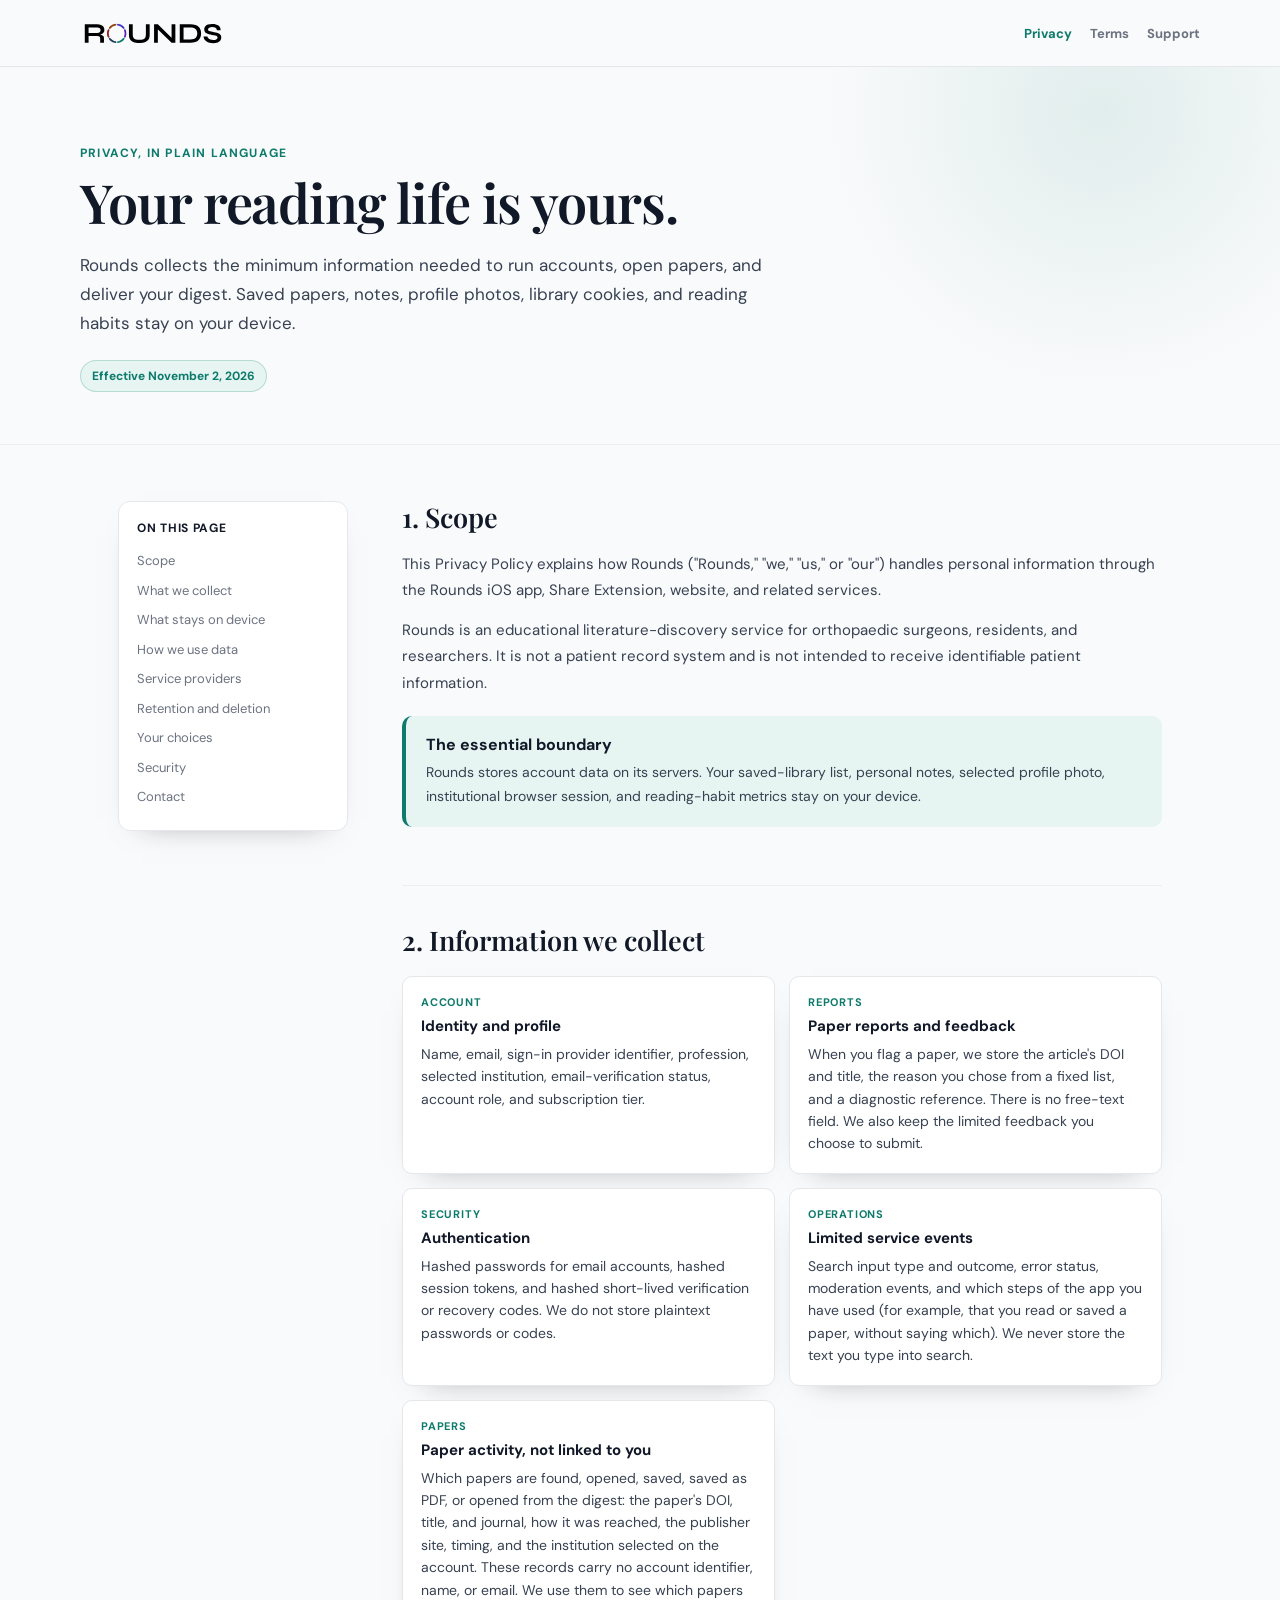
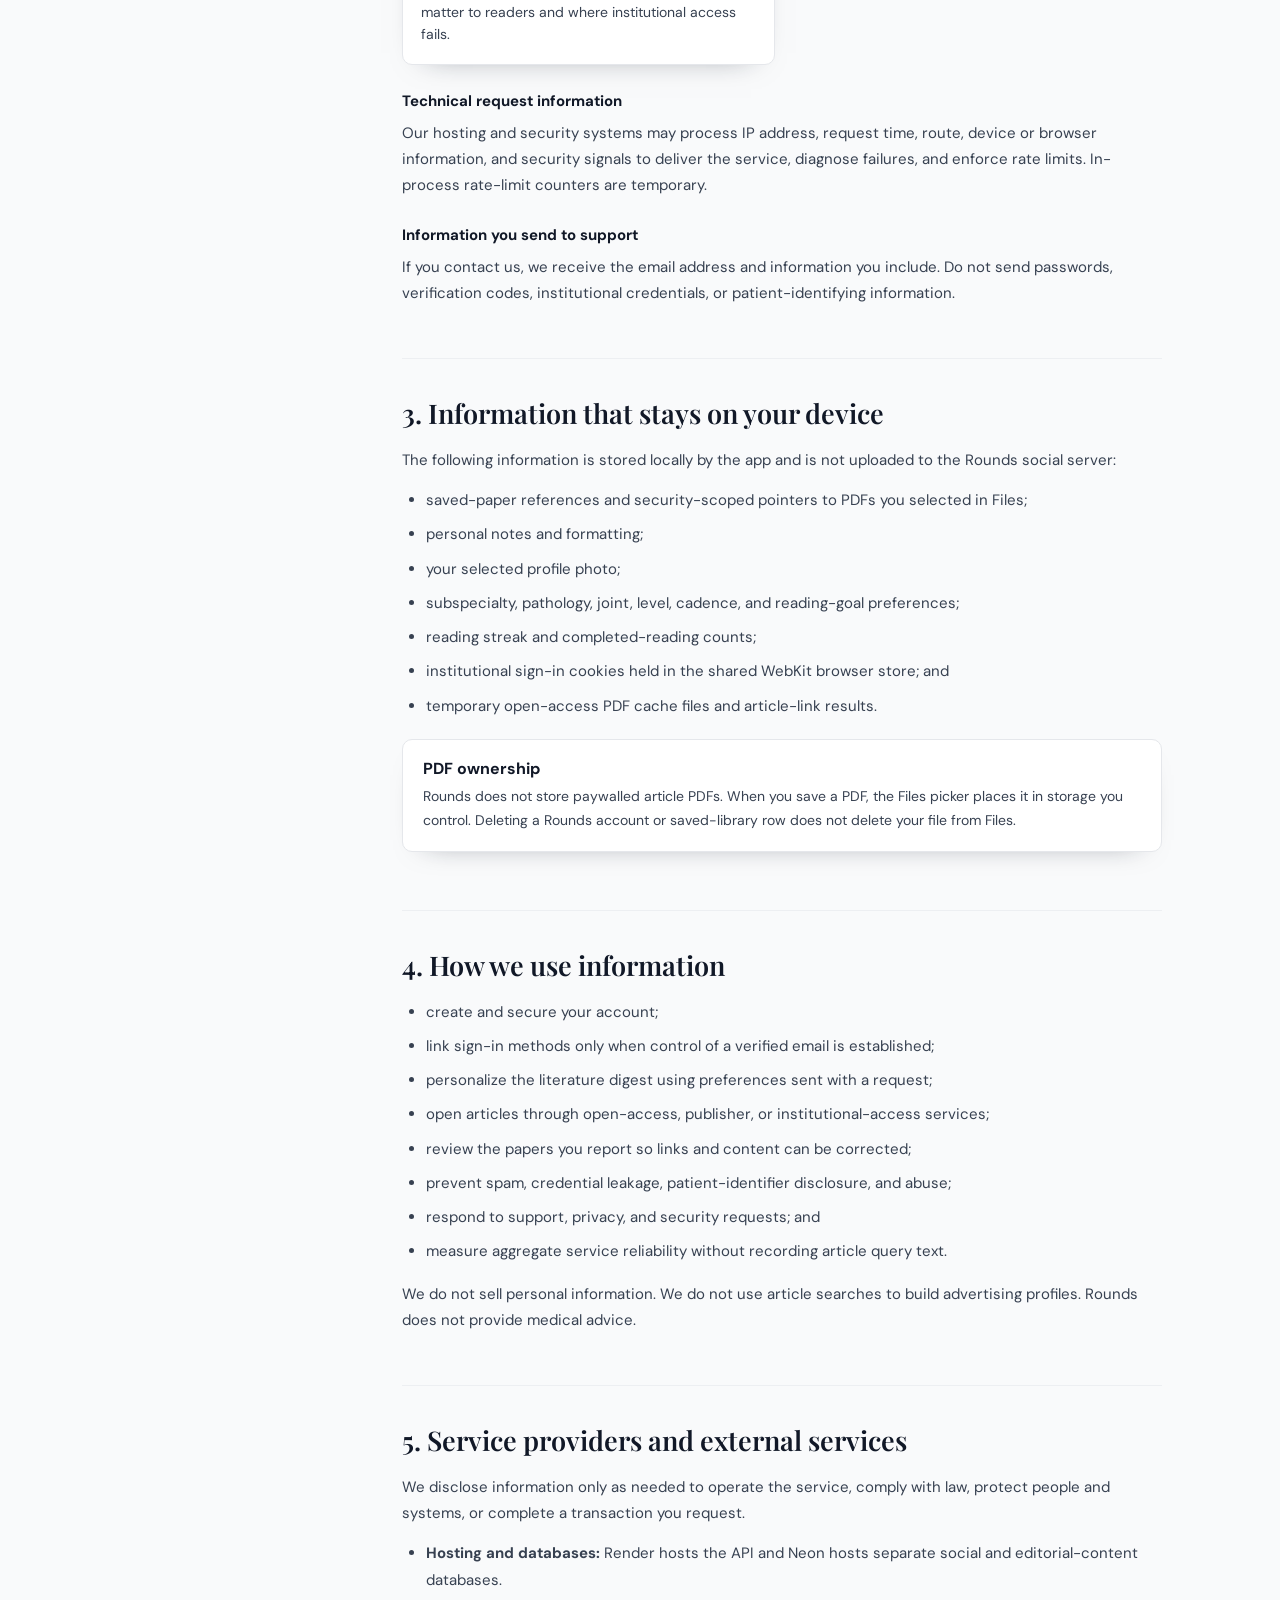
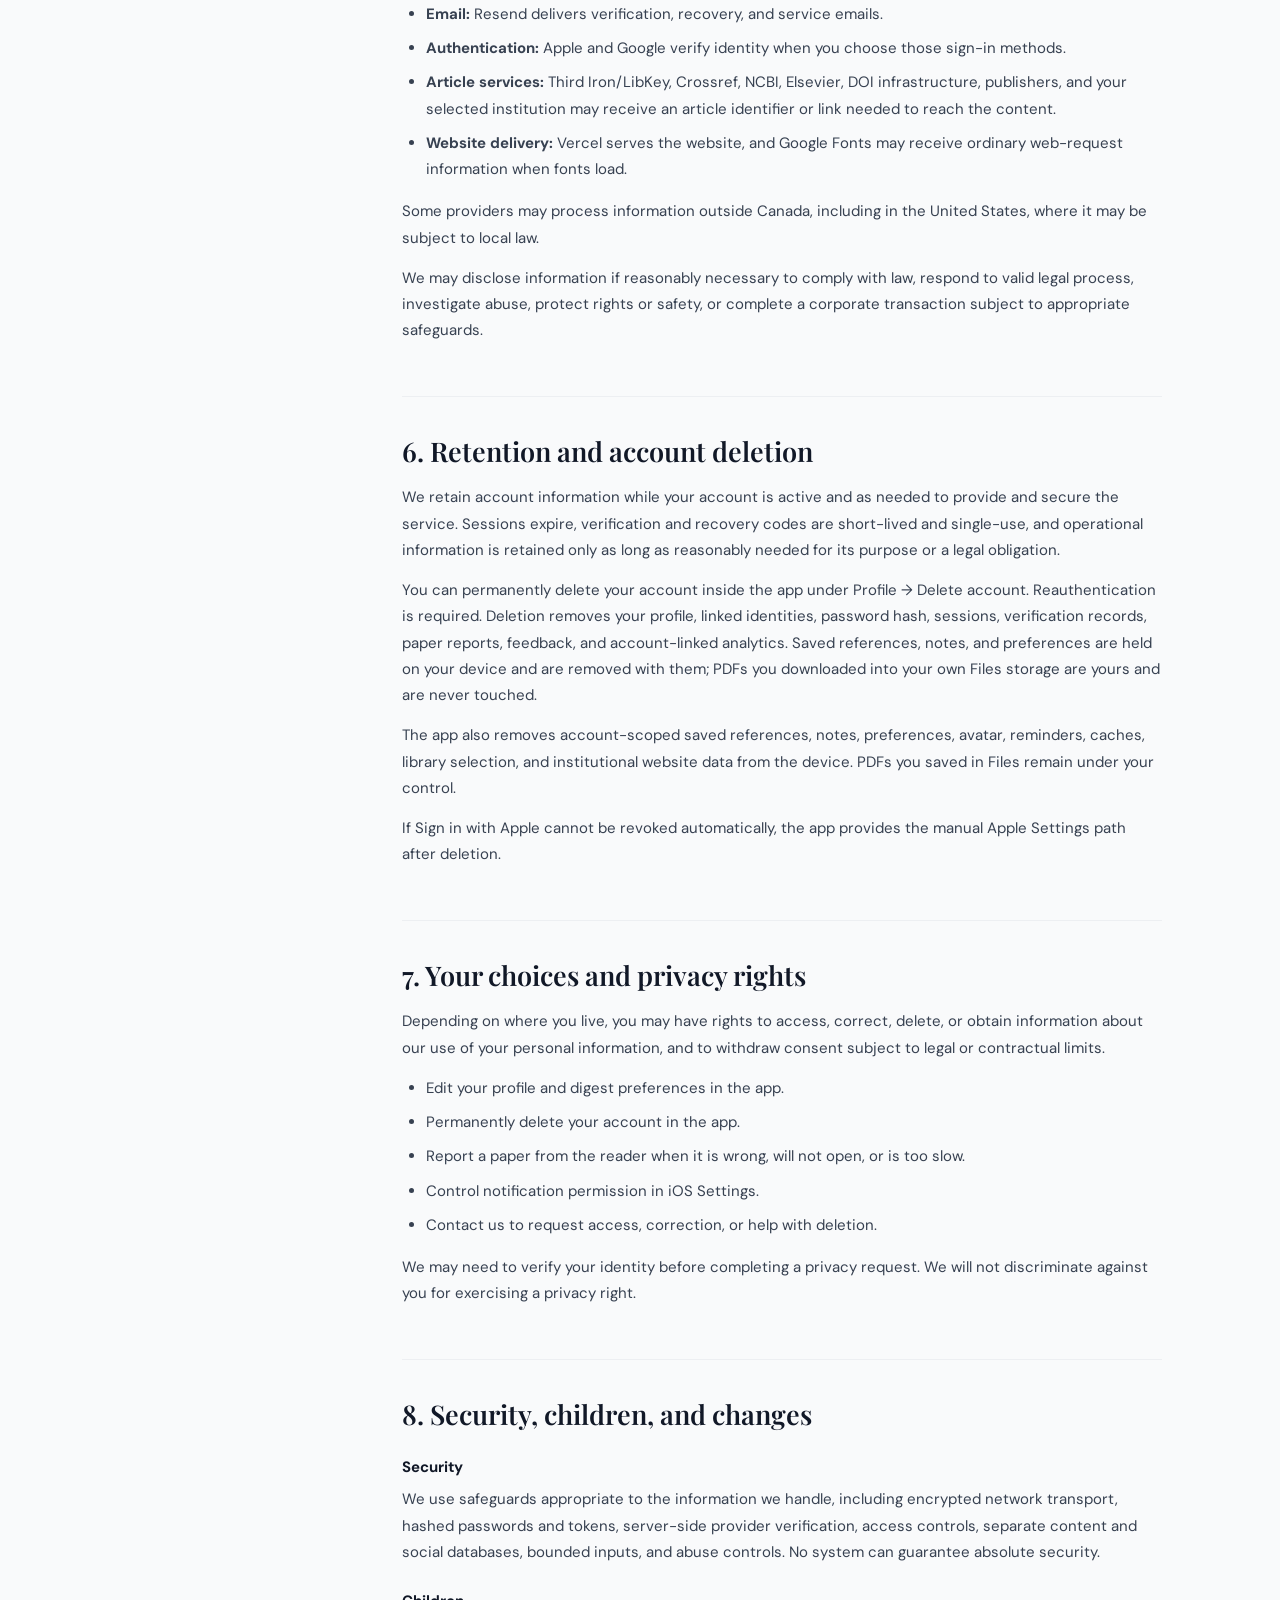
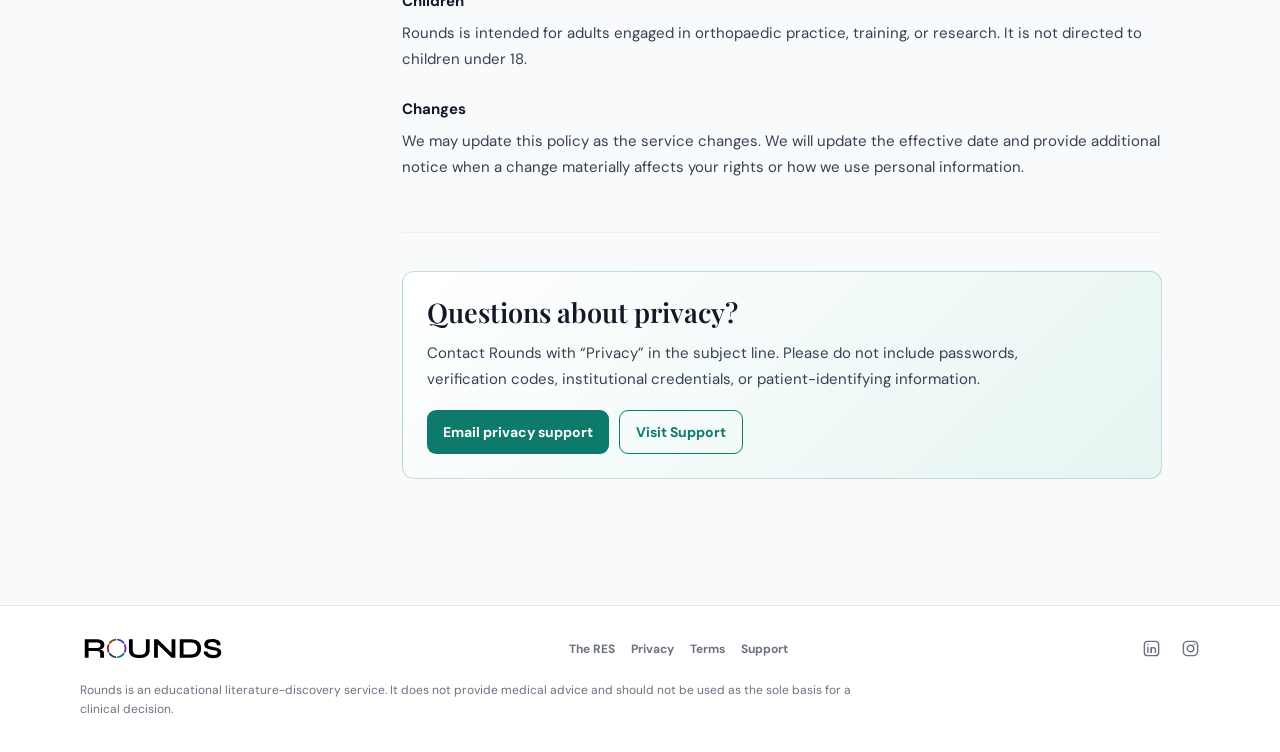
<file: privacy/index.html>
<!DOCTYPE html>
<html lang="en-CA">
<head>
  <meta charset="UTF-8" />
  <meta name="viewport" content="width=device-width, initial-scale=1, viewport-fit=cover" />
  <title>Privacy Policy — Rounds</title>
  <meta name="description" content="How Rounds collects, uses, protects, and deletes personal information." />
  <link rel="canonical" href="https://getrounds.ca/privacy/" />
  <link rel="stylesheet" href="../legal.css" />
</head>
<body>
  <a class="skip-link" href="#main">Skip to content</a>
  <header class="site-header">
    <div class="header-inner">
      <a class="brand" href="../" aria-label="Rounds home"><img class="brand-wordmark" src="../rounds-wordmark.svg" alt="Rounds" /></a>
      <nav class="header-nav" aria-label="Legal and support">
        <a href="../privacy/" aria-current="page">Privacy</a>
        <a href="../terms/">Terms</a>
        
        <a class="keep-mobile" href="../support/">Support</a>
      </nav>
    </div>
  </header>

  <main id="main">
    <div class="legal-hero">
      <div class="header-inner" style="display:block">
        <p class="eyebrow">Privacy, in plain language</p>
        <h1>Your reading life is yours.</h1>
        <p class="hero-summary">Rounds collects the minimum information needed to run accounts, open papers, and deliver your digest. Saved papers, notes, profile photos, library cookies, and reading habits stay on your device.</p>
        <span class="updated">Effective November 2, 2026</span>
      </div>
    </div>

    <div class="page-shell">
      <aside class="toc" aria-label="On this page">
        <strong>On this page</strong>
        <nav>
          <a href="#scope">Scope</a>
          <a href="#collect">What we collect</a>
          <a href="#device">What stays on device</a>
          <a href="#use">How we use data</a>
          <a href="#sharing">Service providers</a>
          <a href="#retention">Retention and deletion</a>
          <a href="#rights">Your choices</a>
          <a href="#security">Security</a>
          <a href="#contact">Contact</a>
        </nav>
      </aside>

      <article class="legal-content">
        <section id="scope">
          <h2>1. Scope</h2>
          <p>This Privacy Policy explains how Rounds ("Rounds," "we," "us," or "our") handles personal information through the Rounds iOS app, Share Extension, website, and related services.</p>
          <p>Rounds is an educational literature-discovery service for orthopaedic surgeons, residents, and researchers. It is not a patient record system and is not intended to receive identifiable patient information.</p>
          <div class="plain-language"><strong>The essential boundary</strong><p>Rounds stores account data on its servers. Your saved-library list, personal notes, selected profile photo, institutional browser session, and reading-habit metrics stay on your device.</p></div>
        </section>

        <section id="collect">
          <h2>2. Information we collect</h2>
          <div class="data-grid">
            <div class="info-card"><span class="card-label">Account</span><h3>Identity and profile</h3><p>Name, email, sign-in provider identifier, profession, selected institution, email-verification status, account role, and subscription tier.</p></div>
            <div class="info-card"><span class="card-label">Reports</span><h3>Paper reports and feedback</h3><p>When you flag a paper, we store the article's DOI and title, the reason you chose from a fixed list, and a diagnostic reference. There is no free-text field. We also keep the limited feedback you choose to submit.</p></div>
            <div class="info-card"><span class="card-label">Security</span><h3>Authentication</h3><p>Hashed passwords for email accounts, hashed session tokens, and hashed short-lived verification or recovery codes. We do not store plaintext passwords or codes.</p></div>
            <div class="info-card"><span class="card-label">Operations</span><h3>Limited service events</h3><p>Search input type and outcome, error status, moderation events, and which steps of the app you have used (for example, that you read or saved a paper, without saying which). We never store the text you type into search.</p></div>
            <div class="info-card"><span class="card-label">Papers</span><h3>Paper activity, not linked to you</h3><p>Which papers are found, opened, saved, saved as PDF, or opened from the digest: the paper's DOI, title, and journal, how it was reached, the publisher site, timing, and the institution selected on the account. These records carry no account identifier, name, or email. We use them to see which papers matter to readers and where institutional access fails.</p></div>
          </div>

          <h3>Technical request information</h3>
          <p>Our hosting and security systems may process IP address, request time, route, device or browser information, and security signals to deliver the service, diagnose failures, and enforce rate limits. In-process rate-limit counters are temporary.</p>

          <h3>Information you send to support</h3>
          <p>If you contact us, we receive the email address and information you include. Do not send passwords, verification codes, institutional credentials, or patient-identifying information.</p>
        </section>

        <section id="device">
          <h2>3. Information that stays on your device</h2>
          <p>The following information is stored locally by the app and is not uploaded to the Rounds social server:</p>
          <ul>
            <li>saved-paper references and security-scoped pointers to PDFs you selected in Files;</li>
            <li>personal notes and formatting;</li>
            <li>your selected profile photo;</li>
            <li>subspecialty, pathology, joint, level, cadence, and reading-goal preferences;</li>
            <li>reading streak and completed-reading counts;</li>
            <li>institutional sign-in cookies held in the shared WebKit browser store; and</li>
            <li>temporary open-access PDF cache files and article-link results.</li>
          </ul>
          <div class="notice"><strong>PDF ownership</strong><p>Rounds does not store paywalled article PDFs. When you save a PDF, the Files picker places it in storage you control. Deleting a Rounds account or saved-library row does not delete your file from Files.</p></div>
        </section>

        <section id="use">
          <h2>4. How we use information</h2>
          <ul>
            <li>create and secure your account;</li>
            <li>link sign-in methods only when control of a verified email is established;</li>
            <li>personalize the literature digest using preferences sent with a request;</li>
            <li>open articles through open-access, publisher, or institutional-access services;</li>
            <li>review the papers you report so links and content can be corrected;</li>
            <li>prevent spam, credential leakage, patient-identifier disclosure, and abuse;</li>
            <li>respond to support, privacy, and security requests; and</li>
            <li>measure aggregate service reliability without recording article query text.</li>
          </ul>
          <p>We do not sell personal information. We do not use article searches to build advertising profiles. Rounds does not provide medical advice.</p>
        </section>

        <section id="sharing">
          <h2>5. Service providers and external services</h2>
          <p>We disclose information only as needed to operate the service, comply with law, protect people and systems, or complete a transaction you request.</p>
          <ul>
            <li><strong>Hosting and databases:</strong> Render hosts the API and Neon hosts separate social and editorial-content databases.</li>
            <li><strong>Email:</strong> Resend delivers verification, recovery, and service emails.</li>
            <li><strong>Authentication:</strong> Apple and Google verify identity when you choose those sign-in methods.</li>
            <li><strong>Article services:</strong> Third Iron/LibKey, Crossref, NCBI, Elsevier, DOI infrastructure, publishers, and your selected institution may receive an article identifier or link needed to reach the content.</li>
            <li><strong>Website delivery:</strong> Vercel serves the website, and Google Fonts may receive ordinary web-request information when fonts load.</li>
          </ul>
          <p>Some providers may process information outside Canada, including in the United States, where it may be subject to local law.</p>
          <p>We may disclose information if reasonably necessary to comply with law, respond to valid legal process, investigate abuse, protect rights or safety, or complete a corporate transaction subject to appropriate safeguards.</p>
        </section>

        <section id="retention">
          <h2>6. Retention and account deletion</h2>
          <p>We retain account information while your account is active and as needed to provide and secure the service. Sessions expire, verification and recovery codes are short-lived and single-use, and operational information is retained only as long as reasonably needed for its purpose or a legal obligation.</p>
          <p>You can permanently delete your account inside the app under Profile → Delete account. Reauthentication is required. Deletion removes your profile, linked identities, password hash, sessions, verification records, paper reports, feedback, and account-linked analytics. Saved references, notes, and preferences are held on your device and are removed with them; PDFs you downloaded into your own Files storage are yours and are never touched.</p>
          <p>The app also removes account-scoped saved references, notes, preferences, avatar, reminders, caches, library selection, and institutional website data from the device. PDFs you saved in Files remain under your control.</p>
          <p>If Sign in with Apple cannot be revoked automatically, the app provides the manual Apple Settings path after deletion.</p>
        </section>

        <section id="rights">
          <h2>7. Your choices and privacy rights</h2>
          <p>Depending on where you live, you may have rights to access, correct, delete, or obtain information about our use of your personal information, and to withdraw consent subject to legal or contractual limits.</p>
          <ul>
            <li>Edit your profile and digest preferences in the app.</li>
            <li>Permanently delete your account in the app.</li>
            <li>Report a paper from the reader when it is wrong, will not open, or is too slow.</li>
            <li>Control notification permission in iOS Settings.</li>
            <li>Contact us to request access, correction, or help with deletion.</li>
          </ul>
          <p>We may need to verify your identity before completing a privacy request. We will not discriminate against you for exercising a privacy right.</p>
        </section>

        <section id="security">
          <h2>8. Security, children, and changes</h2>
          <h3>Security</h3>
          <p>We use safeguards appropriate to the information we handle, including encrypted network transport, hashed passwords and tokens, server-side provider verification, access controls, separate content and social databases, bounded inputs, and abuse controls. No system can guarantee absolute security.</p>
          <h3>Children</h3>
          <p>Rounds is intended for adults engaged in orthopaedic practice, training, or research. It is not directed to children under 18.</p>
          <h3>Changes</h3>
          <p>We may update this policy as the service changes. We will update the effective date and provide additional notice when a change materially affects your rights or how we use personal information.</p>
        </section>

        <section id="contact">
          <div class="contact-card">
            <h2>Questions about privacy?</h2>
            <p>Contact Rounds with “Privacy” in the subject line. Please do not include passwords, verification codes, institutional credentials, or patient-identifying information.</p>
            <div class="contact-actions">
              <a class="button-primary" href="mailto:hello@getrounds.ca?subject=Privacy%20request">Email privacy support</a>
              <a class="button-secondary" href="../support/">Visit Support</a>
            </div>
          </div>
        </section>
      </article>
    </div>
  </main>

  <footer class="site-footer">
    <div class="footer-inner">
      <div class="footer-top">
        <a class="brand" href="../"><img class="brand-wordmark" src="../rounds-wordmark.svg" alt="Rounds" /></a>
        <nav class="footer-links" aria-label="Footer"><a href="../score/">The RES</a><a href="../privacy/">Privacy</a><a href="../terms/">Terms</a><a href="../support/">Support</a></nav><nav class="footer-social" aria-label="Rounds on social media"><a href="https://www.linkedin.com/company/rounds-app/" target="_blank" rel="noopener me" aria-label="Rounds on LinkedIn"><svg viewBox="0 0 24 24" fill="none" stroke="currentColor" stroke-width="1.8" stroke-linecap="round" stroke-linejoin="round" aria-hidden="true" focusable="false"><rect x="3" y="3" width="18" height="18" rx="4"/><line x1="7.5" y1="10.6" x2="7.5" y2="17"/><circle cx="7.5" cy="7.1" r="1.05" fill="currentColor" stroke="none"/><path d="M11.6 17v-3.5a2.65 2.65 0 0 1 5.3 0V17"/><line x1="11.6" y1="10.6" x2="11.6" y2="17"/></svg></a><a href="https://www.instagram.com/getrounds.ca/" target="_blank" rel="noopener me" aria-label="Rounds on Instagram"><svg viewBox="0 0 24 24" fill="none" stroke="currentColor" stroke-width="1.8" stroke-linecap="round" stroke-linejoin="round" aria-hidden="true" focusable="false"><rect x="3" y="3" width="18" height="18" rx="5.2"/><circle cx="12" cy="12" r="4.1"/><circle cx="17.3" cy="6.8" r="1.05" fill="currentColor" stroke="none"/></svg></a></nav>
      </div>
      <p class="footer-note">Rounds is an educational literature-discovery service. It does not provide medical advice and should not be used as the sole basis for a clinical decision.</p>
    </div>
  </footer>
</body>
</html>
</file>
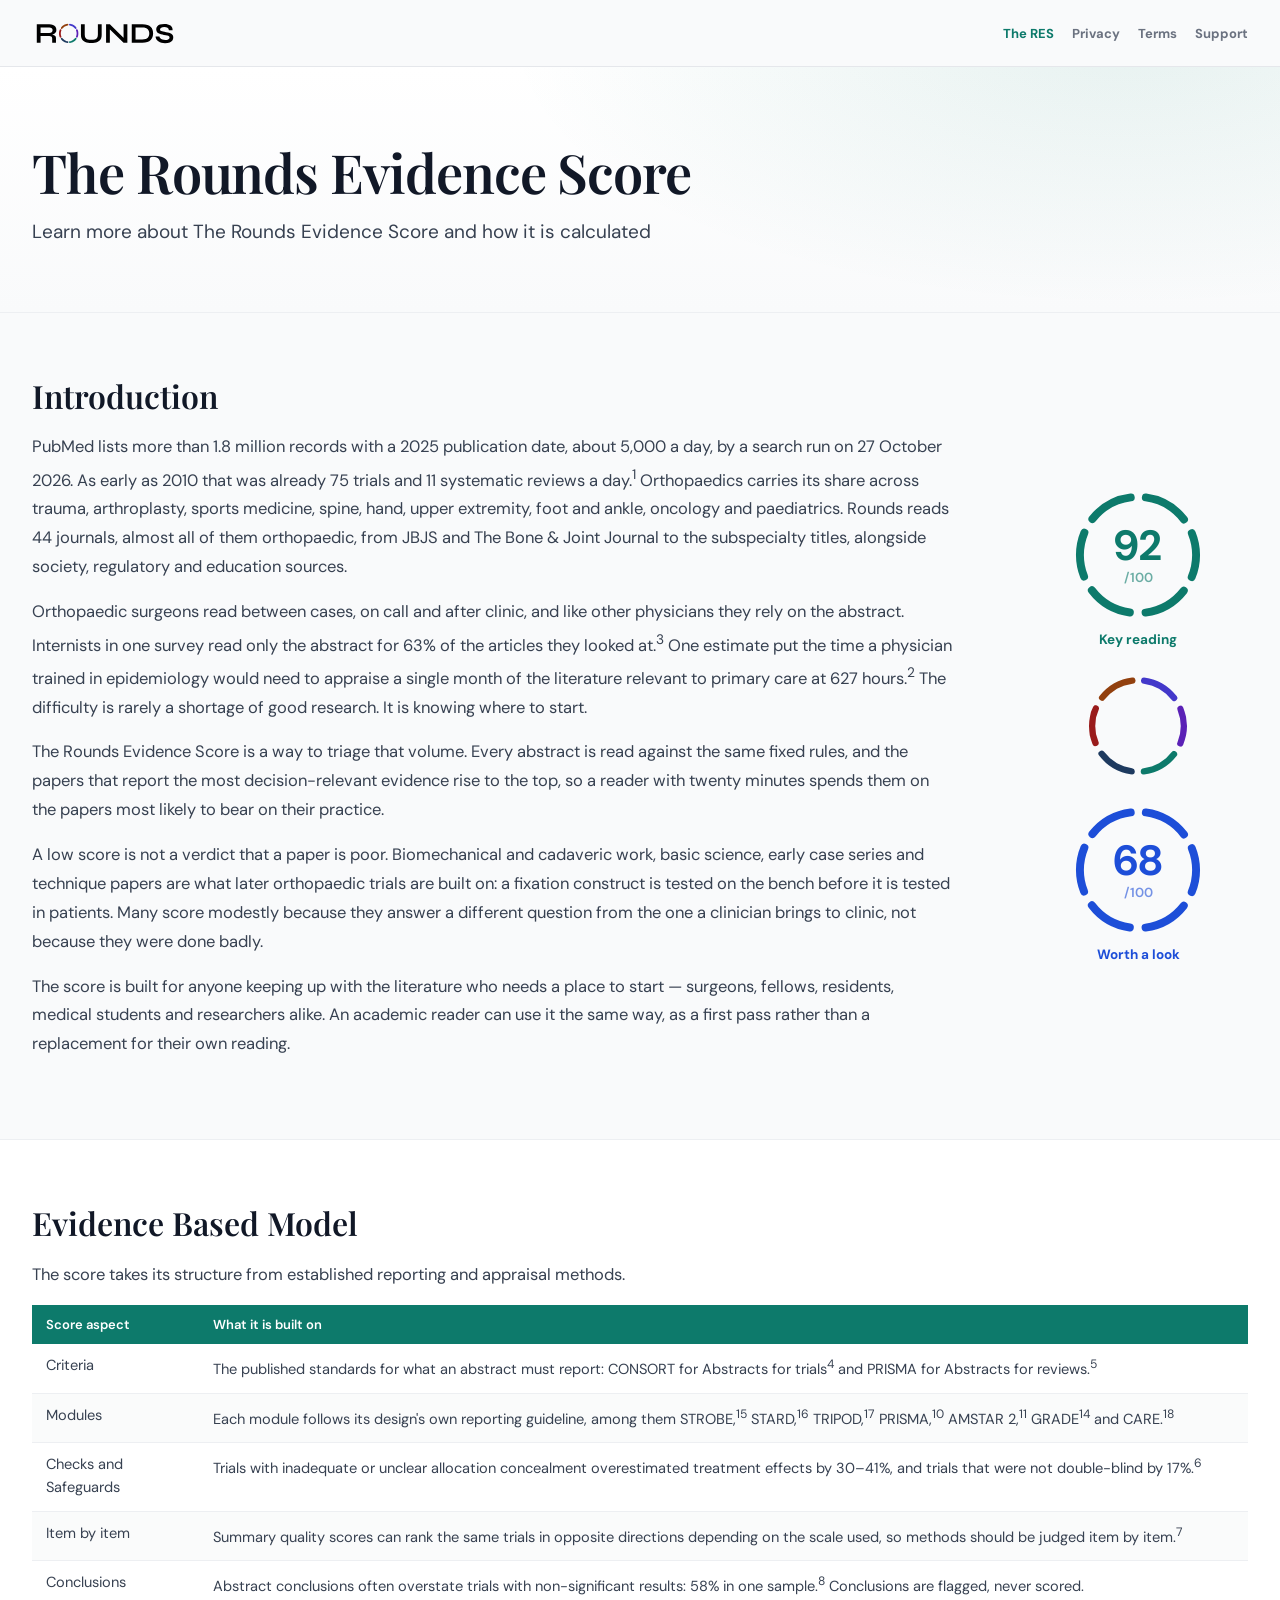
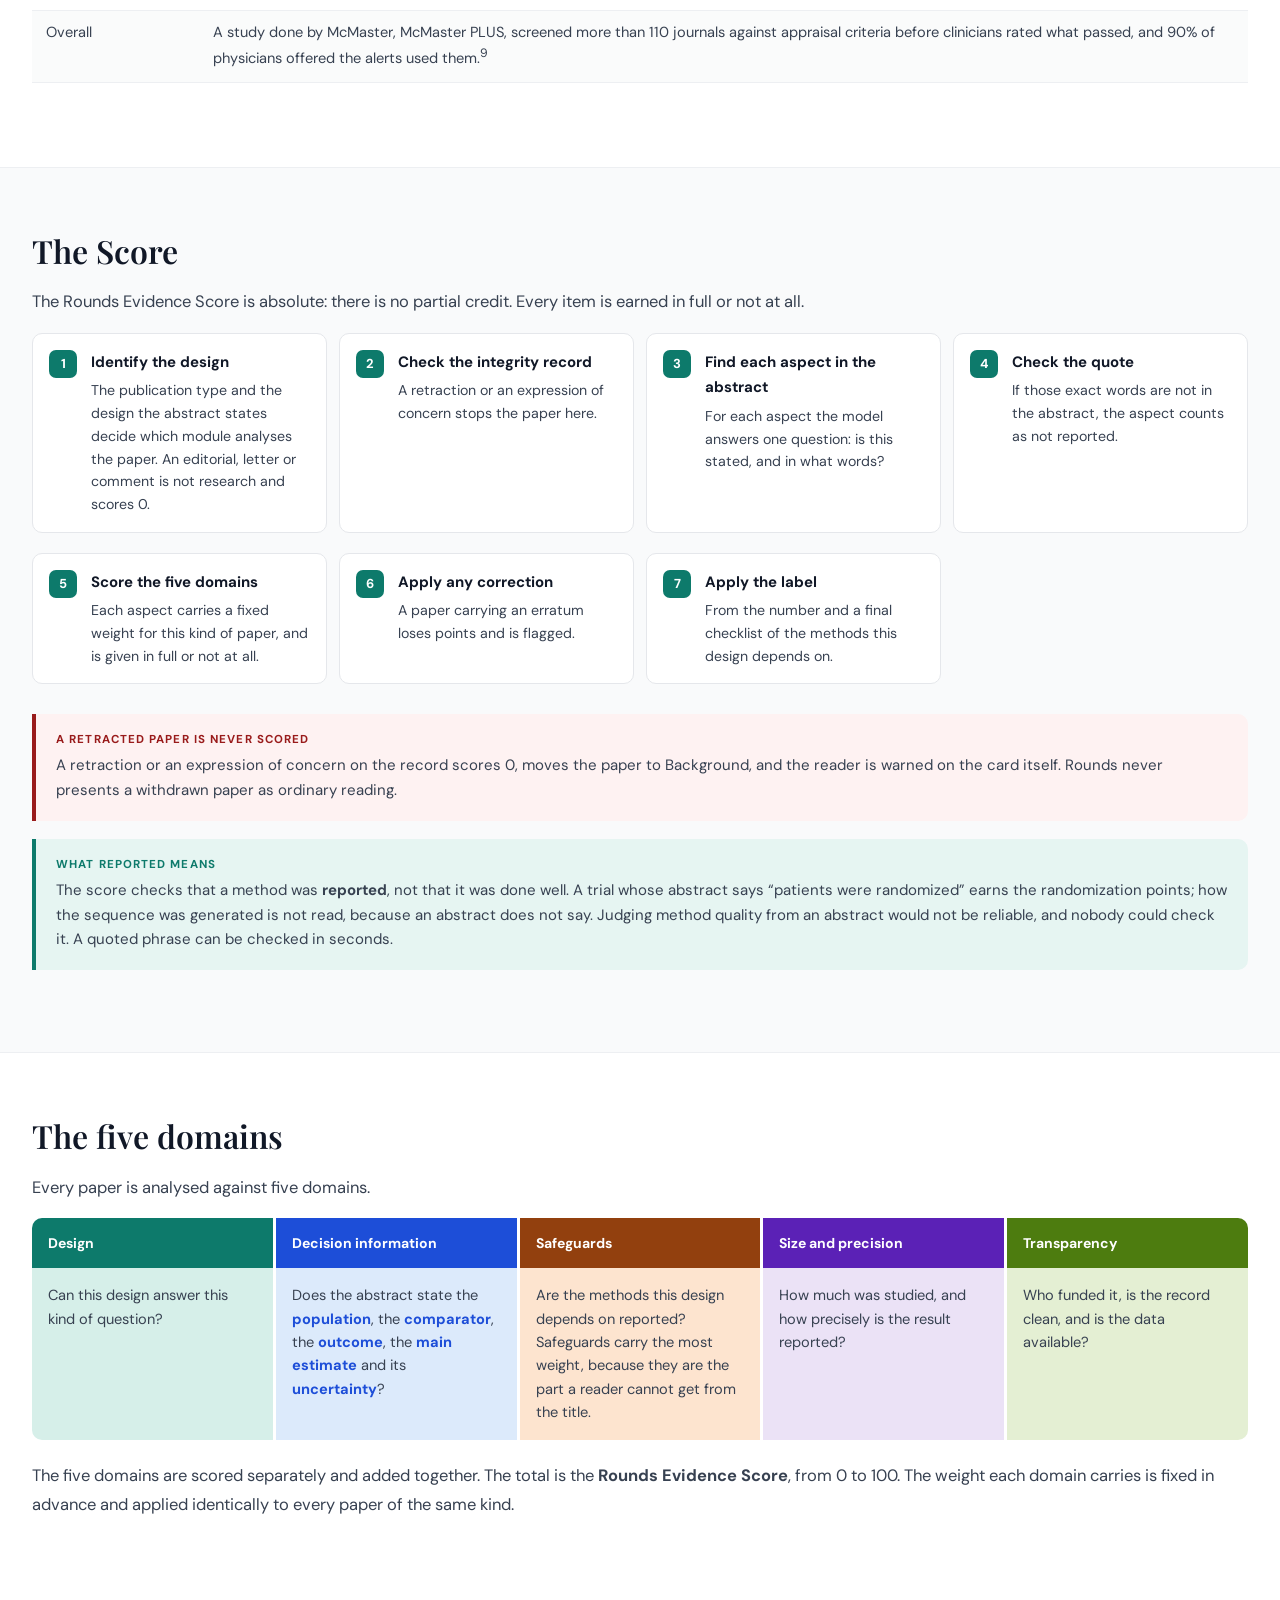
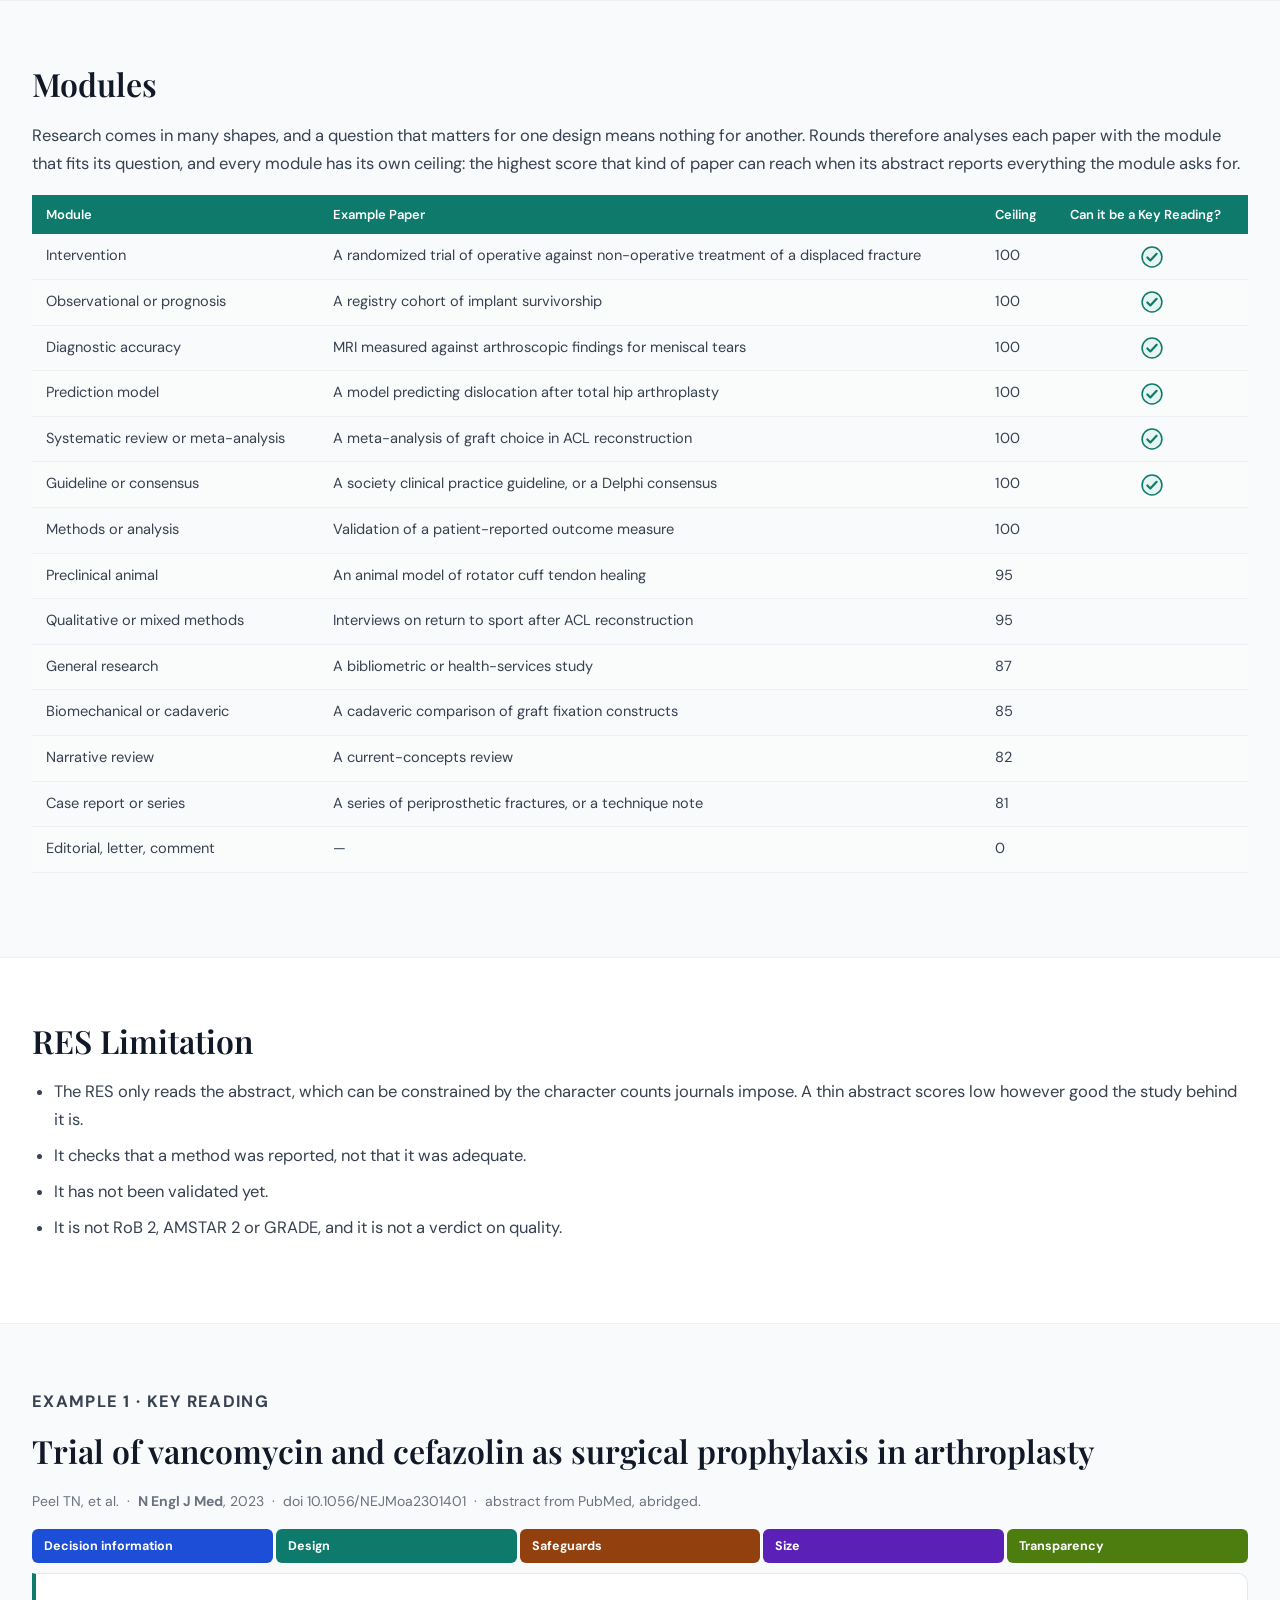
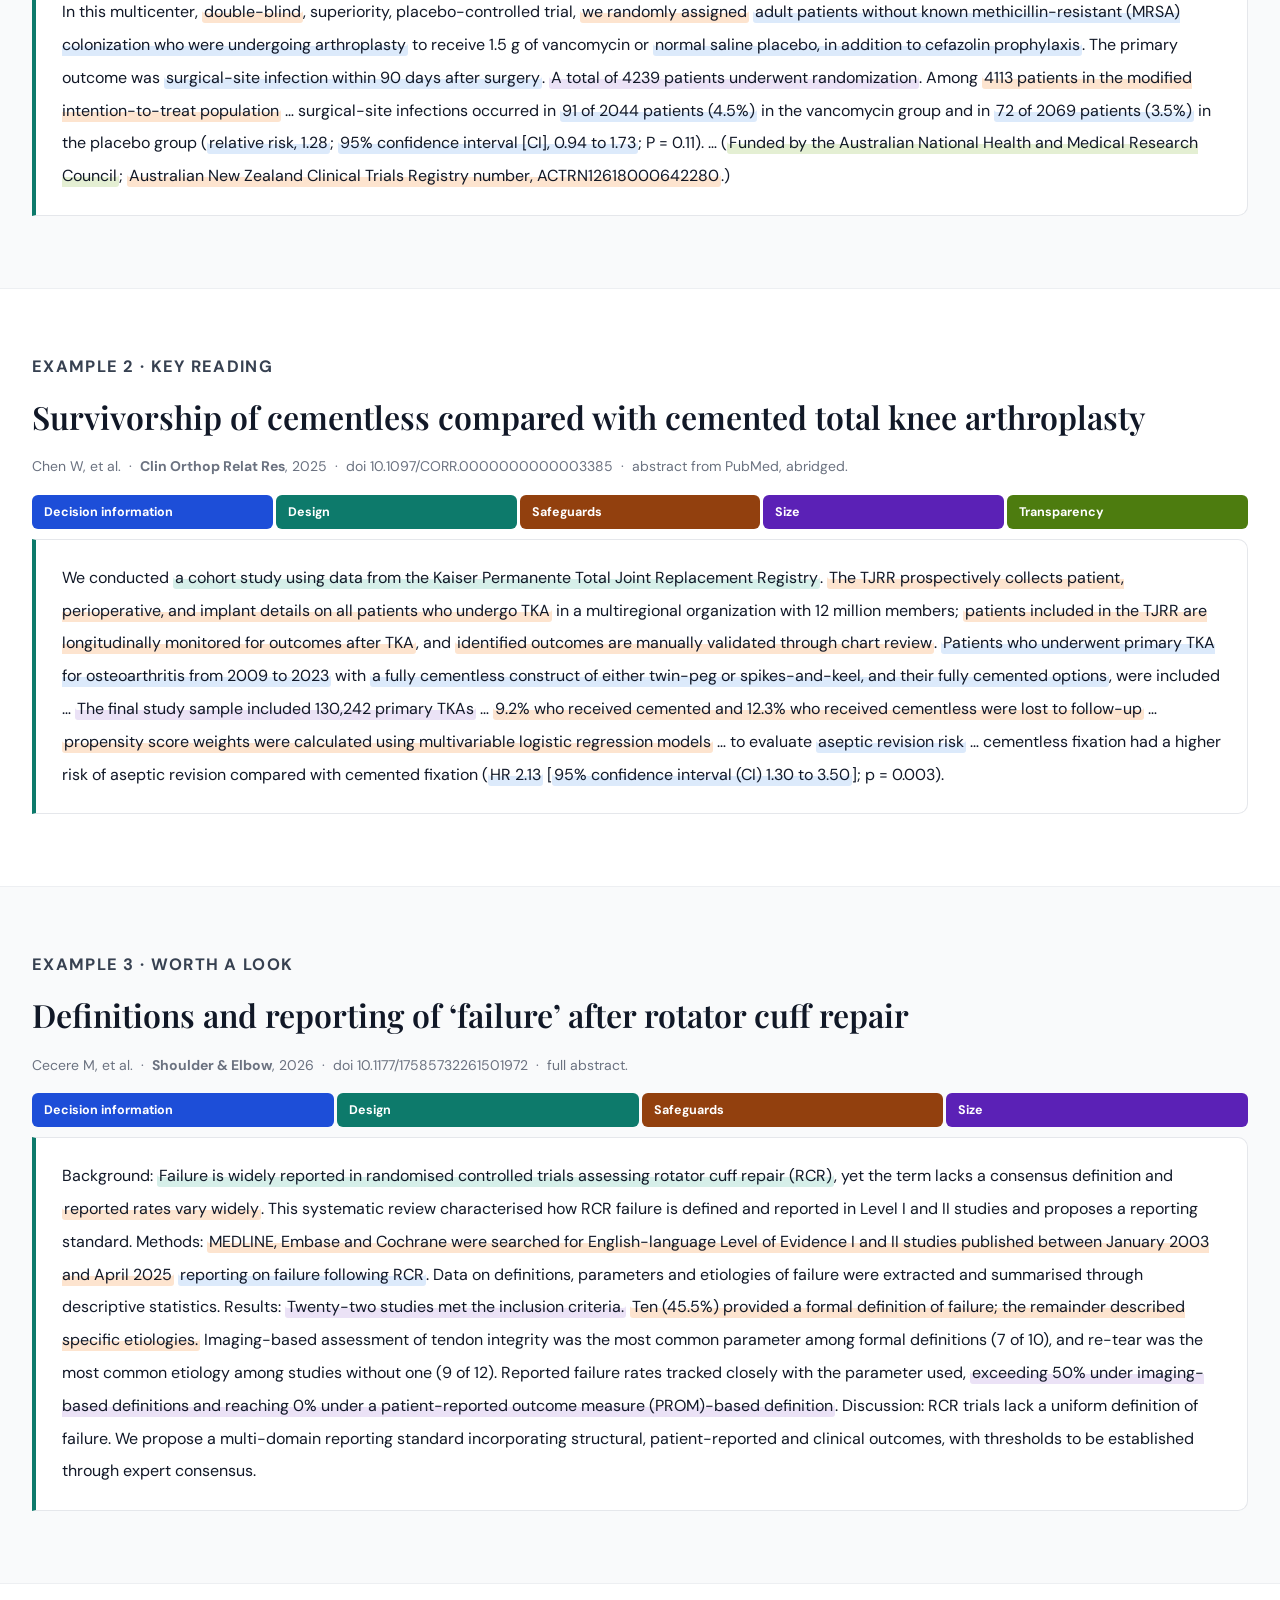
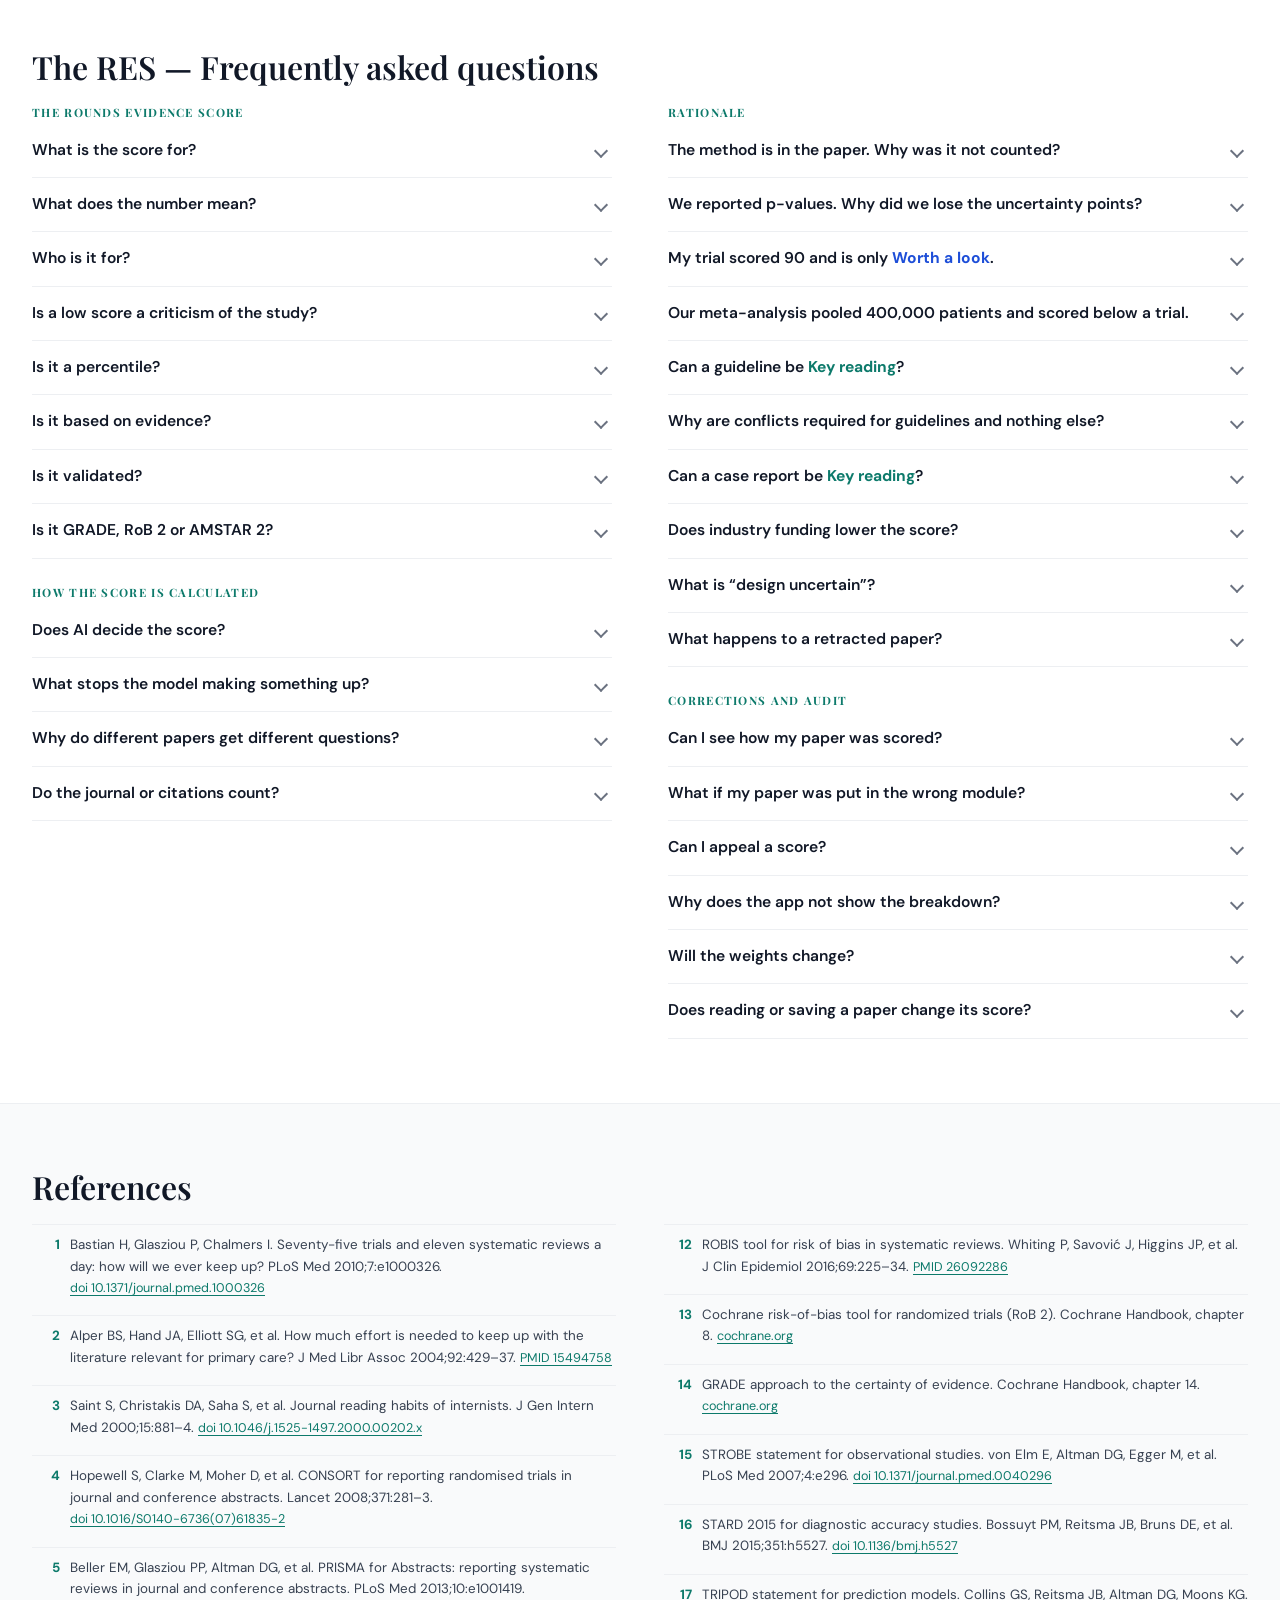
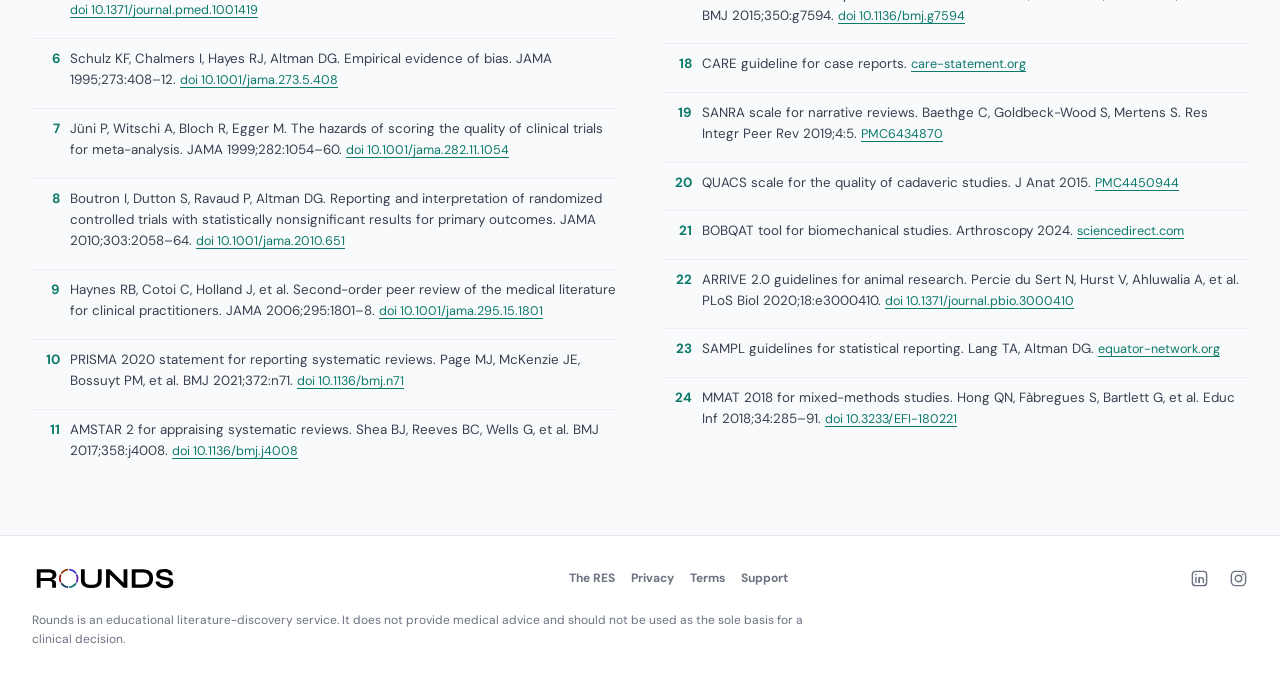
<file: score/index.html>
<!DOCTYPE html>
<html lang="en-CA">
<head>
  <meta charset="UTF-8" />
  <meta name="viewport" content="width=device-width, initial-scale=1, viewport-fit=cover" />
  <title>The RES &mdash; Rounds</title>
  <meta name="description" content="Learn more about The Rounds Evidence Score and how it is calculated" />
  <link rel="canonical" href="https://getrounds.ca/score/" />
  <link rel="stylesheet" href="../legal.css" />
  <style>
    :root {
      --d-design: #0D7A6B; --d-decision: #1D4ED8; --d-safeguards: #92400E;
      --d-size: #5B21B6; --d-transparency: #4D7C0F;
      --tint-design: #D6EFE9; --tint-decision: #DCEAFB; --tint-safeguards: #FDE4CF;
      --tint-size: #EBE2F6; --tint-transparency: #E4EFD3;
      --tier-key: #0D7A6B; --tier-look: #1D4ED8; --tier-back: #64748B;
      --ease: cubic-bezier(0.4, 0, 0.2, 1);
    }
    .shell, .header-inner, .footer-inner { width: min(1320px, calc(100% - 64px)); margin: 0 auto; }
    .band { padding: 64px 0; border-top: 1px solid var(--r-hairline); }
    .band.alt { background: var(--r-card); }
    .band h2 {
      font-family: 'Playfair Display', Georgia, serif; font-weight: 600;
      font-size: 32px; line-height: 1.2; margin: 0 0 18px; color: var(--r-text-primary);
    }
    .band h3 { font-size: 17px; font-weight: 600; margin: 28px 0 8px; color: var(--r-text-primary); }
    .band p { font-size: 16.5px; line-height: 1.75; color: var(--r-text-soft); margin: 0 0 16px; }
    .band p.small { font-size: 14px; color: var(--r-text-muted); }
    .band ul { margin: 0 0 16px; padding-left: 22px; }
    .band li { font-size: 16.5px; line-height: 1.7; color: var(--r-text-soft); margin-bottom: 8px; }
    .kicker {
      font-size: 11.5px; font-weight: 700; letter-spacing: 1.3px; text-transform: uppercase;
      color: var(--r-teal); margin: 0 0 10px;
    }
    .term { color: var(--r-teal); font-weight: 600; }
    .dt-design { color: var(--d-design); } .dt-decision { color: var(--d-decision); }
    .dt-safeguards { color: var(--d-safeguards); } .dt-size { color: var(--d-size); }
    .dt-transparency { color: var(--d-transparency); }
    .t-key { color: var(--tier-key); font-weight: 700; }
    .t-look { color: var(--tier-look); font-weight: 700; }
    .t-back { color: var(--tier-back); font-weight: 700; }

    /* one transition per block, never per paragraph */
    .reveal { opacity: 0; transform: translateY(14px); transition: opacity .6s var(--ease), transform .6s var(--ease); }
    .reveal.in { opacity: 1; transform: none; }

    /* hero */
    .hero {
      padding: 76px 0 64px;
      background: radial-gradient(1000px 440px at 88% -14%, rgba(13,122,107,.1), transparent 62%),
                  linear-gradient(180deg, #fff, var(--r-bg));
    }
    .hero h1 {
      font-family: 'Playfair Display', Georgia, serif; font-weight: 600;
      font-size: clamp(34px, 4.8vw, 54px); line-height: 1.08; margin: 0 0 16px;
    }
    .hero p { font-size: 19px; line-height: 1.6; color: var(--r-text-soft); margin: 0; }

    /* introduction beside the three marks */
    .intro-grid { display: grid; grid-template-columns: minmax(0, 1fr) 220px; gap: 72px; align-items: center; }
    .tier-stack { display: flex; flex-direction: column; align-items: center; gap: 26px; }
    .ring { margin: 0; display: flex; flex-direction: column; align-items: center; gap: 10px; }
    .ring-o { position: relative; width: var(--ring); height: var(--ring); }
    .ring-o svg { width: 100%; height: 100%; transform: rotate(-90deg); }
    .ring .arc { fill: none; stroke-width: 6; stroke-linecap: round; }
    .ring-centre {
      position: absolute; inset: 0; display: flex; flex-direction: column;
      align-items: center; justify-content: center; line-height: 1;
    }
    .ring-centre b { font-size: calc(var(--ring) * .32); font-weight: 700; font-variant-numeric: tabular-nums; }
    .ring-centre i { font-style: normal; font-size: calc(var(--ring) * .1); font-weight: 600; opacity: .6; margin-top: 4px; }
    .ring figcaption { font-size: 13.5px; font-weight: 700; }
    .ring.logo .ring-o svg { animation: settle 1.4s var(--ease) both; }
    @keyframes settle { from { transform: rotate(-150deg); opacity: 0; } to { transform: rotate(-90deg); opacity: 1; } }

    /* flow */
    .steps { list-style: none; margin: 6px 0 22px; padding: 0; display: grid;
             grid-template-columns: repeat(auto-fit, minmax(240px, 1fr)); gap: 12px; counter-reset: s; }
    .steps li {
      display: grid; grid-template-columns: 30px 1fr; gap: 12px; align-items: start;
      border: 1px solid var(--r-border); border-radius: 10px; background: #fff; padding: 16px;
    }
    .step-n {
      width: 28px; height: 28px; border-radius: 7px; background: var(--r-teal); color: #fff;
      display: grid; place-items: center; font-size: 13px; font-weight: 700;
    }
    .steps b { font-size: 15px; color: var(--r-text-primary); display: block; margin-bottom: 4px; }
    .steps p { margin: 0; font-size: 14.2px; line-height: 1.6; }

    /* callout */
    .callout {
      border-left: 4px solid var(--r-teal); background: var(--r-teal-faint);
      border-radius: 0 10px 10px 0; padding: 18px 20px; margin: 0 0 18px;
    }
    .callout.warn { border-left-color: var(--r-warning); background: var(--r-warning-bg); }
    .callout b { display: block; font-size: 11.5px; letter-spacing: 1.1px; text-transform: uppercase;
                 color: var(--r-teal); margin-bottom: 6px; }
    .callout.warn b { color: var(--r-warning); }
    .callout p { margin: 0; font-size: 15px; line-height: 1.65; }

    /* the five domains: one connected table */
    .domains { display: grid; grid-template-columns: repeat(5, 1fr); gap: 3px; margin: 6px 0 22px;
               border-radius: 10px; overflow: hidden; }
    .dom { display: flex; flex-direction: column; }
    .dom-head { color: #fff; font-size: 14px; font-weight: 700; padding: 16px 16px; }
    .dom-ask { flex: 1; padding: 16px; font-size: 14.6px; line-height: 1.6; color: var(--r-text-soft); }
    .dom.d-design .dom-head { background: var(--d-design); } .dom.d-design .dom-ask { background: var(--tint-design); }
    .dom.d-decision .dom-head { background: var(--d-decision); } .dom.d-decision .dom-ask { background: var(--tint-decision); }
    .dom.d-safeguards .dom-head { background: var(--d-safeguards); } .dom.d-safeguards .dom-ask { background: var(--tint-safeguards); }
    .dom.d-size .dom-head { background: var(--d-size); } .dom.d-size .dom-ask { background: var(--tint-size); }
    .dom.d-transparency .dom-head { background: var(--d-transparency); } .dom.d-transparency .dom-ask { background: var(--tint-transparency); }

    /* tables */
    .t-wrap { overflow-x: auto; margin: 6px 0 20px; }
    .t-wrap table { width: 100%; border-collapse: collapse; font-size: 14.6px; }
    .t-wrap th { background: var(--r-teal); color: #fff; text-align: left; padding: 11px 14px;
                 font-size: 13px; font-weight: 600; }
    .t-wrap td { padding: 11px 14px; border-bottom: 1px solid var(--r-hairline);
                 color: var(--r-text-soft); vertical-align: top; line-height: 1.55; }
    .t-wrap tbody tr:nth-child(even) td { background: #FAFBFB; }
    .t-wrap td.centre { text-align: center; vertical-align: middle; }
    .t-wrap td.tint { font-weight: 600; color: var(--r-text-primary); }
    td.tint.d-design { background: var(--tint-design) !important; }
    td.tint.d-decision { background: var(--tint-decision) !important; }
    td.tint.d-safeguards { background: var(--tint-safeguards) !important; }
    td.tint.d-size { background: var(--tint-size) !important; }
    td.tint.d-transparency { background: var(--tint-transparency) !important; }
    svg.check { width: 22px; height: 22px; display: inline-block; vertical-align: middle; }
    svg.check circle { fill: var(--r-teal-faint); stroke: var(--r-teal); stroke-width: 1.4; }
    svg.check path { fill: none; stroke: var(--r-teal); stroke-width: 2; stroke-linecap: round; stroke-linejoin: round; }

    /* worked examples */
    .legend { display: flex; flex-wrap: wrap; gap: 3px; margin: 6px 0 10px; }
    .legend .seg { flex: 1 1 0; padding: 9px 12px; color: #fff; font-size: 12.5px; font-weight: 700;
                   border-radius: 6px; cursor: default; }
    .seg.d-design { background: var(--d-design); } .seg.d-decision { background: var(--d-decision); }
    .seg.d-safeguards { background: var(--d-safeguards); } .seg.d-size { background: var(--d-size); }
    .seg.d-transparency { background: var(--d-transparency); }
    .abstract { margin: 0 0 8px; border: 1px solid var(--r-border); border-left: 4px solid var(--r-teal);
                border-radius: 0 10px 10px 0; background: #fff; padding: 22px 26px;
                font-size: 16px; line-height: 2.05; color: var(--r-text-primary); }
    .abstract mark { background: transparent; color: inherit; border-radius: 3px; padding: 1px 2px;
                     box-shadow: inset 0 -.62em 0 var(--hl); transition: box-shadow .25s var(--ease); }
    .abstract mark.lift { box-shadow: inset 0 -1.3em 0 var(--hl); }
    .abstract mark:focus { outline: none; }
    mark.d-design { --hl: var(--tint-design); } mark.d-decision { --hl: var(--tint-decision); }
    mark.d-safeguards { --hl: var(--tint-safeguards); } mark.d-size { --hl: var(--tint-size); }
    mark.d-transparency { --hl: var(--tint-transparency); }

    /* references */
    ol.refs { list-style: none; margin: 6px 0 0; padding: 0; columns: 2; column-gap: 48px; }
    ol.refs li { display: grid; grid-template-columns: 28px 1fr; gap: 10px; font-size: 13.4px;
                 line-height: 1.6; color: var(--r-text-soft); padding: 9px 0; border-top: 1px solid var(--r-hairline);
                 break-inside: avoid; }
    ol.refs li span { color: var(--r-teal); font-weight: 700; text-align: right; }
    ol.refs a { font-size: 12.6px; white-space: nowrap; }

    /* FAQ */
    .faq-cols { columns: 2; column-gap: 56px; }
    .faq-group { break-inside: avoid-column; margin-bottom: 26px; }
    .faq-group h3 { font-size: 11.5px; letter-spacing: 1.3px; text-transform: uppercase; color: var(--r-teal);
                    margin: 0 0 4px; font-weight: 700; }
    details.qa { border-bottom: 1px solid var(--r-hairline); break-inside: avoid; }
    details.qa summary { list-style: none; cursor: pointer; padding: 15px 32px 15px 0; position: relative;
                         font-size: 15.6px; font-weight: 600; color: var(--r-text-primary); line-height: 1.5; }
    details.qa summary::-webkit-details-marker { display: none; }
    details.qa summary::after { content: ""; position: absolute; right: 6px; top: 22px; width: 8px; height: 8px;
      border-right: 2px solid var(--r-text-muted); border-bottom: 2px solid var(--r-text-muted);
      transform: rotate(45deg); transition: transform .25s var(--ease); }
    details.qa[open] summary::after { transform: rotate(-135deg); }
    details.qa .answer { padding: 0 36px 16px 0; }
    details.qa .answer p { margin: 0; font-size: 15.2px; line-height: 1.72; }

    @media (max-width: 960px) {
      .shell, .header-inner, .footer-inner { width: calc(100% - 32px); }
      .intro-grid { grid-template-columns: 1fr; gap: 36px; }
      .tier-stack { flex-direction: row; justify-content: center; gap: 18px; flex-wrap: wrap; }
      .tier-stack .ring { --ring: 96px !important; }
      .domains { grid-template-columns: 1fr; }
      .band { padding: 46px 0; } .band h2 { font-size: 26px; }
      .faq-cols, ol.refs { columns: 1; }
    }
    @media (prefers-reduced-motion: reduce) {
      html { scroll-behavior: auto; }
      .reveal { opacity: 1; transform: none; transition: none; }
      .ring.logo .ring-o svg { animation: none; }
      .abstract mark { transition: none; }
    }
  </style>
</head>
<body>
  <a class="skip-link" href="#main">Skip to content</a>
  <header class="site-header">
    <div class="header-inner">
      <a class="brand" href="../" aria-label="Rounds home"><img class="brand-wordmark" src="../rounds-wordmark.svg" alt="Rounds" /></a>
      <nav class="header-nav" aria-label="Site">
        <a href="../score/" aria-current="page">The RES</a>
        <a href="../privacy/">Privacy</a>
        <a href="../terms/">Terms</a>
        <a class="keep-mobile" href="../support/">Support</a>
      </nav>
    </div>
  </header>

  <main id="main">
    <div class="hero">
      <div class="shell">
        <h1>The Rounds Evidence Score</h1>
        <p>Learn more about The Rounds Evidence Score and how it is calculated</p>
      </div>
    </div>

    <section id="s-introduction" class="band"><div class="shell reveal"><div class="intro-grid"><div><h2>Introduction</h2><p>PubMed lists more than 1.8 million records with a 2025 publication date, about 5,000 a day, by a search run on 27 October 2026. As early as 2010 that was already 75 trials and 11 systematic reviews a day.<sup>1</sup> Orthopaedics carries its share across trauma, arthroplasty, sports medicine, spine, hand, upper extremity, foot and ankle, oncology and paediatrics. Rounds reads 44 journals, almost all of them orthopaedic, from JBJS and The Bone &amp; Joint Journal to the subspecialty titles, alongside society, regulatory and education sources.</p><p>Orthopaedic surgeons read between cases, on call and after clinic, and like other physicians they rely on the abstract. Internists in one survey read only the abstract for 63% of the articles they looked at.<sup>3</sup> One estimate put the time a physician trained in epidemiology would need to appraise a single month of the literature relevant to primary care at 627 hours.<sup>2</sup> The difficulty is rarely a shortage of good research. It is knowing where to start.</p><p>The Rounds Evidence Score is a way to triage that volume. Every abstract is read against the same fixed rules, and the papers that report the most decision-relevant evidence rise to the top, so a reader with twenty minutes spends them on the papers most likely to bear on their practice.</p><p>A low score is not a verdict that a paper is poor. Biomechanical and cadaveric work, basic science, early case series and technique papers are what later orthopaedic trials are built on: a fixation construct is tested on the bench before it is tested in patients. Many score modestly because they answer a different question from the one a clinician brings to clinic, not because they were done badly.</p><p>The score is built for anyone keeping up with the literature who needs a place to start — surgeons, fellows, residents, medical students and researchers alike. An academic reader can use it the same way, as a first pass rather than a replacement for their own reading.</p></div><aside class="tier-stack" aria-hidden="true"><figure class="ring" style="--ring:132px;color:#0D7A6B"><div class="ring-o"><svg viewBox="0 0 100 100" aria-hidden="true"><circle class="arc" cx="50" cy="50" r="44.0" style="stroke:#0D7A6B" stroke-dasharray="34.10 242.36" stroke-dashoffset="-5.99"></circle><circle class="arc" cx="50" cy="50" r="44.0" style="stroke:#0D7A6B" stroke-dasharray="34.10 242.36" stroke-dashoffset="-52.07"></circle><circle class="arc" cx="50" cy="50" r="44.0" style="stroke:#0D7A6B" stroke-dasharray="34.10 242.36" stroke-dashoffset="-98.14"></circle><circle class="arc" cx="50" cy="50" r="44.0" style="stroke:#0D7A6B" stroke-dasharray="34.10 242.36" stroke-dashoffset="-144.22"></circle><circle class="arc" cx="50" cy="50" r="44.0" style="stroke:#0D7A6B" stroke-dasharray="34.10 242.36" stroke-dashoffset="-190.30"></circle><circle class="arc" cx="50" cy="50" r="44.0" style="stroke:#0D7A6B" stroke-dasharray="34.10 242.36" stroke-dashoffset="-236.37"></circle></svg><div class="ring-centre"><b data-score="92">92</b><i>/100</i></div></div><figcaption>Key reading</figcaption></figure><figure class="ring logo" style="--ring:104px"><div class="ring-o"><svg viewBox="0 0 100 100" aria-hidden="true"><circle class="arc" cx="50" cy="50" r="44.0" style="stroke:#4338CA" stroke-dasharray="34.10 242.36" stroke-dashoffset="-5.99"></circle><circle class="arc" cx="50" cy="50" r="44.0" style="stroke:#5B21B6" stroke-dasharray="34.10 242.36" stroke-dashoffset="-52.07"></circle><circle class="arc" cx="50" cy="50" r="44.0" style="stroke:#0D7A6B" stroke-dasharray="34.10 242.36" stroke-dashoffset="-98.14"></circle><circle class="arc" cx="50" cy="50" r="44.0" style="stroke:#1E3A5F" stroke-dasharray="34.10 242.36" stroke-dashoffset="-144.22"></circle><circle class="arc" cx="50" cy="50" r="44.0" style="stroke:#991B1B" stroke-dasharray="34.10 242.36" stroke-dashoffset="-190.30"></circle><circle class="arc" cx="50" cy="50" r="44.0" style="stroke:#92400E" stroke-dasharray="34.10 242.36" stroke-dashoffset="-236.37"></circle></svg></div></figure><figure class="ring" style="--ring:132px;color:#1D4ED8"><div class="ring-o"><svg viewBox="0 0 100 100" aria-hidden="true"><circle class="arc" cx="50" cy="50" r="44.0" style="stroke:#1D4ED8" stroke-dasharray="34.10 242.36" stroke-dashoffset="-5.99"></circle><circle class="arc" cx="50" cy="50" r="44.0" style="stroke:#1D4ED8" stroke-dasharray="34.10 242.36" stroke-dashoffset="-52.07"></circle><circle class="arc" cx="50" cy="50" r="44.0" style="stroke:#1D4ED8" stroke-dasharray="34.10 242.36" stroke-dashoffset="-98.14"></circle><circle class="arc" cx="50" cy="50" r="44.0" style="stroke:#1D4ED8" stroke-dasharray="34.10 242.36" stroke-dashoffset="-144.22"></circle><circle class="arc" cx="50" cy="50" r="44.0" style="stroke:#1D4ED8" stroke-dasharray="34.10 242.36" stroke-dashoffset="-190.30"></circle><circle class="arc" cx="50" cy="50" r="44.0" style="stroke:#1D4ED8" stroke-dasharray="34.10 242.36" stroke-dashoffset="-236.37"></circle></svg><div class="ring-centre"><b data-score="68">68</b><i>/100</i></div></div><figcaption>Worth a look</figcaption></figure></aside></div></div></section><section id="s-evidence-based-model" class="band alt"><div class="shell reveal"><h2>Evidence Based Model</h2><p>The score takes its structure from established reporting and appraisal methods.</p><div class="t-wrap"><table><thead><tr><th>Score aspect</th><th>What it is built on</th></tr></thead><tbody><tr><td>Criteria</td><td>The published standards for what an abstract must report: CONSORT for Abstracts for trials<sup>4</sup> and PRISMA for Abstracts for reviews.<sup>5</sup></td></tr><tr><td>Modules</td><td>Each module follows its design's own reporting guideline, among them STROBE,<sup>15</sup> STARD,<sup>16</sup> TRIPOD,<sup>17</sup> PRISMA,<sup>10</sup> AMSTAR 2,<sup>11</sup> GRADE<sup>14</sup> and CARE.<sup>18</sup></td></tr><tr><td>Checks and Safeguards</td><td>Trials with inadequate or unclear allocation concealment overestimated treatment effects by 30–41%, and trials that were not double-blind by 17%.<sup>6</sup></td></tr><tr><td>Item by item</td><td>Summary quality scores can rank the same trials in opposite directions depending on the scale used, so methods should be judged item by item.<sup>7</sup></td></tr><tr><td>Conclusions</td><td>Abstract conclusions often overstate trials with non-significant results: 58% in one sample.<sup>8</sup> Conclusions are flagged, never scored.</td></tr><tr><td>Overall</td><td>A study done by McMaster, McMaster PLUS, screened more than 110 journals against appraisal criteria before clinicians rated what passed, and 90% of physicians offered the alerts used them.<sup>9</sup></td></tr></tbody></table></div></div></section><section id="s-the-score" class="band"><div class="shell reveal"><h2>The Score</h2><p>The Rounds Evidence Score is absolute: there is no partial credit. Every item is earned in full or not at all.</p><ol class="steps"><li><span class="step-n">1</span><div><b>Identify the design</b><p>The publication type and the design the abstract states decide which module analyses the paper. An editorial, letter or comment is not research and scores 0.</p></div></li><li><span class="step-n">2</span><div><b>Check the integrity record</b><p>A retraction or an expression of concern stops the paper here.</p></div></li><li><span class="step-n">3</span><div><b>Find each aspect in the abstract</b><p>For each aspect the model answers one question: is this stated, and in what words?</p></div></li><li><span class="step-n">4</span><div><b>Check the quote</b><p>If those exact words are not in the abstract, the aspect counts as not reported.</p></div></li><li><span class="step-n">5</span><div><b>Score the five domains</b><p>Each aspect carries a fixed weight for this kind of paper, and is given in full or not at all.</p></div></li><li><span class="step-n">6</span><div><b>Apply any correction</b><p>A paper carrying an erratum loses points and is flagged.</p></div></li><li><span class="step-n">7</span><div><b>Apply the label</b><p>From the number and a final checklist of the methods this design depends on.</p></div></li></ol><aside class="callout warn"><b>A retracted paper is never scored</b><p>A retraction or an expression of concern on the record scores 0, moves the paper to Background, and the reader is warned on the card itself. Rounds never presents a withdrawn paper as ordinary reading.</p></aside><aside class="callout"><b>What reported means</b><p>The score checks that a method was <strong>reported</strong>, not that it was done well. A trial whose abstract says “patients were randomized” earns the randomization points; how the sequence was generated is not read, because an abstract does not say. Judging method quality from an abstract would not be reliable, and nobody could check it. A quoted phrase can be checked in seconds.</p></aside></div></section><section id="s-the-five-domains" class="band alt"><div class="shell reveal"><h2>The five domains</h2><p>Every paper is analysed against five domains.</p><div class="domains"><div class="dom d-design"><div class="dom-head">Design</div><div class="dom-ask">Can this design answer this kind of question?</div></div><div class="dom d-decision"><div class="dom-head">Decision information</div><div class="dom-ask">Does the abstract state the <strong class="dt-decision">population</strong>, the <strong class="dt-decision">comparator</strong>, the <strong class="dt-decision">outcome</strong>, the <strong class="dt-decision">main estimate</strong> and its <strong class="dt-decision">uncertainty</strong>?</div></div><div class="dom d-safeguards"><div class="dom-head">Safeguards</div><div class="dom-ask">Are the methods this design depends on reported? Safeguards carry the most weight, because they are the part a reader cannot get from the title.</div></div><div class="dom d-size"><div class="dom-head">Size and precision</div><div class="dom-ask">How much was studied, and how precisely is the result reported?</div></div><div class="dom d-transparency"><div class="dom-head">Transparency</div><div class="dom-ask">Who funded it, is the record clean, and is the data available?</div></div></div><p>The five domains are scored separately and added together. The total is the <strong>Rounds Evidence Score</strong>, from 0 to 100. The weight each domain carries is fixed in advance and applied identically to every paper of the same kind.</p></div></section><section id="s-modules" class="band"><div class="shell reveal"><h2>Modules</h2><p>Research comes in many shapes, and a question that matters for one design means nothing for another. Rounds therefore analyses each paper with the module that fits its question, and every module has its own ceiling: the highest score that kind of paper can reach when its abstract reports everything the module asks for.</p><div class="t-wrap"><table><thead><tr><th>Module</th><th>Example Paper</th><th>Ceiling</th><th>Can it be a Key Reading?</th></tr></thead><tbody><tr><td>Intervention</td><td>A randomized trial of operative against non-operative treatment of a displaced fracture</td><td>100</td><td class="centre"><svg class="check" viewBox="0 0 20 20" aria-label="Yes" role="img"><circle cx="10" cy="10" r="9"></circle><path d="M5.8 10.4l2.7 2.7 5.7-6"></path></svg></td></tr><tr><td>Observational or prognosis</td><td>A registry cohort of implant survivorship</td><td>100</td><td class="centre"><svg class="check" viewBox="0 0 20 20" aria-label="Yes" role="img"><circle cx="10" cy="10" r="9"></circle><path d="M5.8 10.4l2.7 2.7 5.7-6"></path></svg></td></tr><tr><td>Diagnostic accuracy</td><td>MRI measured against arthroscopic findings for meniscal tears</td><td>100</td><td class="centre"><svg class="check" viewBox="0 0 20 20" aria-label="Yes" role="img"><circle cx="10" cy="10" r="9"></circle><path d="M5.8 10.4l2.7 2.7 5.7-6"></path></svg></td></tr><tr><td>Prediction model</td><td>A model predicting dislocation after total hip arthroplasty</td><td>100</td><td class="centre"><svg class="check" viewBox="0 0 20 20" aria-label="Yes" role="img"><circle cx="10" cy="10" r="9"></circle><path d="M5.8 10.4l2.7 2.7 5.7-6"></path></svg></td></tr><tr><td>Systematic review or meta-analysis</td><td>A meta-analysis of graft choice in ACL reconstruction</td><td>100</td><td class="centre"><svg class="check" viewBox="0 0 20 20" aria-label="Yes" role="img"><circle cx="10" cy="10" r="9"></circle><path d="M5.8 10.4l2.7 2.7 5.7-6"></path></svg></td></tr><tr><td>Guideline or consensus</td><td>A society clinical practice guideline, or a Delphi consensus</td><td>100</td><td class="centre"><svg class="check" viewBox="0 0 20 20" aria-label="Yes" role="img"><circle cx="10" cy="10" r="9"></circle><path d="M5.8 10.4l2.7 2.7 5.7-6"></path></svg></td></tr><tr><td>Methods or analysis</td><td>Validation of a patient-reported outcome measure</td><td>100</td><td class="centre"></td></tr><tr><td>Preclinical animal</td><td>An animal model of rotator cuff tendon healing</td><td>95</td><td class="centre"></td></tr><tr><td>Qualitative or mixed methods</td><td>Interviews on return to sport after ACL reconstruction</td><td>95</td><td class="centre"></td></tr><tr><td>General research</td><td>A bibliometric or health-services study</td><td>87</td><td class="centre"></td></tr><tr><td>Biomechanical or cadaveric</td><td>A cadaveric comparison of graft fixation constructs</td><td>85</td><td class="centre"></td></tr><tr><td>Narrative review</td><td>A current-concepts review</td><td>82</td><td class="centre"></td></tr><tr><td>Case report or series</td><td>A series of periprosthetic fractures, or a technique note</td><td>81</td><td class="centre"></td></tr><tr><td>Editorial, letter, comment</td><td>—</td><td>0</td><td class="centre"></td></tr></tbody></table></div></div></section><section id="s-res-limitation" class="band alt"><div class="shell reveal"><h2>RES Limitation</h2><ul><li>The RES only reads the abstract, which can be constrained by the character counts journals impose. A thin abstract scores low however good the study behind it is.</li><li>It checks that a method was reported, not that it was adequate.</li><li>It has not been validated yet.</li><li>It is not RoB 2, AMSTAR 2 or GRADE, and it is not a verdict on quality.</li></ul></div></section><section id="s-trial-of-vancomycin-and-cefazolin-as-surgical-prophylaxis-in-arthroplasty" class="band"><div class="shell reveal"><p class="kicker">EXAMPLE 1 · KEY READING</p><h2>Trial of vancomycin and cefazolin as surgical prophylaxis in arthroplasty</h2><p class="small">Peel TN, et al. &nbsp;·&nbsp; <strong>N Engl J Med</strong>, 2023 &nbsp;·&nbsp; doi 10.1056/NEJMoa2301401 &nbsp;·&nbsp; abstract from PubMed, abridged.</p><div class="legend"><span class="seg d-decision" data-domain="decision">Decision information</span><span class="seg d-design" data-domain="design">Design</span><span class="seg d-safeguards" data-domain="safeguards">Safeguards</span><span class="seg d-size" data-domain="size">Size</span><span class="seg d-transparency" data-domain="transparency">Transparency</span></div><blockquote class="abstract">In this multicenter, <mark class="d-safeguards" tabindex="0" data-domain="safeguards">double-blind</mark>, superiority, placebo-controlled trial, <mark class="d-safeguards" tabindex="0" data-domain="safeguards">we randomly assigned</mark> <mark class="d-decision" tabindex="0" data-domain="decision">adult patients without known methicillin-resistant (MRSA) colonization who were undergoing arthroplasty</mark> to receive 1.5 g of vancomycin or <mark class="d-decision" tabindex="0" data-domain="decision">normal saline placebo, in addition to cefazolin prophylaxis</mark>. The primary outcome was <mark class="d-decision" tabindex="0" data-domain="decision">surgical-site infection within 90 days after surgery</mark>. <mark class="d-size" tabindex="0" data-domain="size">A total of 4239 patients underwent randomization</mark>. Among <mark class="d-safeguards" tabindex="0" data-domain="safeguards">4113 patients in the modified intention-to-treat population</mark> … surgical-site infections occurred in <mark class="d-decision" tabindex="0" data-domain="decision">91 of 2044 patients (4.5%)</mark> in the vancomycin group and in <mark class="d-decision" tabindex="0" data-domain="decision">72 of 2069 patients (3.5%)</mark> in the placebo group (<mark class="d-decision" tabindex="0" data-domain="decision">relative risk, 1.28</mark>; <mark class="d-decision" tabindex="0" data-domain="decision">95% confidence interval [CI], 0.94 to 1.73</mark>; P = 0.11). … (<mark class="d-transparency" tabindex="0" data-domain="transparency">Funded by the Australian National Health and Medical Research Council</mark>; <mark class="d-safeguards" tabindex="0" data-domain="safeguards">Australian New Zealand Clinical Trials Registry number, ACTRN12618000642280</mark>.)</blockquote></div></section><section id="s-survivorship-of-cementless-compared-with-cemented-total-knee-arthroplasty" class="band alt"><div class="shell reveal"><p class="kicker">EXAMPLE 2 · KEY READING</p><h2>Survivorship of cementless compared with cemented total knee arthroplasty</h2><p class="small">Chen W, et al. &nbsp;·&nbsp; <strong>Clin Orthop Relat Res</strong>, 2025 &nbsp;·&nbsp; doi 10.1097/CORR.0000000000003385 &nbsp;·&nbsp; abstract from PubMed, abridged.</p><div class="legend"><span class="seg d-decision" data-domain="decision">Decision information</span><span class="seg d-design" data-domain="design">Design</span><span class="seg d-safeguards" data-domain="safeguards">Safeguards</span><span class="seg d-size" data-domain="size">Size</span><span class="seg d-transparency" data-domain="transparency">Transparency</span></div><blockquote class="abstract">We conducted <mark class="d-design" tabindex="0" data-domain="design">a cohort study using data from the Kaiser Permanente Total Joint Replacement Registry</mark>. <mark class="d-safeguards" tabindex="0" data-domain="safeguards">The TJRR prospectively collects patient, perioperative, and implant details on all patients who undergo TKA</mark> in a multiregional organization with 12 million members; <mark class="d-safeguards" tabindex="0" data-domain="safeguards">patients included in the TJRR are longitudinally monitored for outcomes after TKA</mark>, and <mark class="d-safeguards" tabindex="0" data-domain="safeguards">identified outcomes are manually validated through chart review</mark>. <mark class="d-decision" tabindex="0" data-domain="decision">Patients who underwent primary TKA for osteoarthritis from 2009 to 2023</mark> with <mark class="d-decision" tabindex="0" data-domain="decision">a fully cementless construct of either twin-peg or spikes-and-keel, and their fully cemented options</mark>, were included … <mark class="d-size" tabindex="0" data-domain="size">The final study sample included 130,242 primary TKAs</mark> … <mark class="d-safeguards" tabindex="0" data-domain="safeguards">9.2% who received cemented and 12.3% who received cementless were lost to follow-up</mark> … <mark class="d-safeguards" tabindex="0" data-domain="safeguards">propensity score weights were calculated using multivariable logistic regression models</mark> … to evaluate <mark class="d-decision" tabindex="0" data-domain="decision">aseptic revision risk</mark> … cementless fixation had a higher risk of aseptic revision compared with cemented fixation (<mark class="d-decision" tabindex="0" data-domain="decision">HR 2.13</mark> [<mark class="d-decision" tabindex="0" data-domain="decision">95% confidence interval (CI) 1.30 to 3.50</mark>]; p = 0.003).</blockquote></div></section><section id="s-definitions-and-reporting-of-failure-after-rotator-cuff-repair" class="band"><div class="shell reveal"><p class="kicker">EXAMPLE 3 · WORTH A LOOK</p><h2>Definitions and reporting of ‘failure’ after rotator cuff repair</h2><p class="small">Cecere M, et al. &nbsp;·&nbsp; <strong>Shoulder &amp; Elbow</strong>, 2026 &nbsp;·&nbsp; doi 10.1177/17585732261501972 &nbsp;·&nbsp; full abstract.</p><div class="legend"><span class="seg d-decision" data-domain="decision">Decision information</span><span class="seg d-design" data-domain="design">Design</span><span class="seg d-safeguards" data-domain="safeguards">Safeguards</span><span class="seg d-size" data-domain="size">Size</span></div><blockquote class="abstract">Background: <mark class="d-design" tabindex="0" data-domain="design">Failure is widely reported in randomised controlled trials assessing rotator cuff repair (RCR)</mark>, yet the term lacks a consensus definition and <mark class="d-safeguards" tabindex="0" data-domain="safeguards">reported rates vary widely</mark>. This systematic review characterised how RCR failure is defined and reported in Level I and II studies and proposes a reporting standard. Methods: <mark class="d-safeguards" tabindex="0" data-domain="safeguards">MEDLINE, Embase and Cochrane were searched for English-language Level of Evidence I and II studies published between January 2003 and April 2025</mark> <mark class="d-decision" tabindex="0" data-domain="decision">reporting on failure following RCR</mark>. Data on definitions, parameters and etiologies of failure were extracted and summarised through descriptive statistics. Results: <mark class="d-size" tabindex="0" data-domain="size">Twenty-two studies met the inclusion criteria.</mark> <mark class="d-safeguards" tabindex="0" data-domain="safeguards">Ten (45.5%) provided a formal definition of failure; the remainder described specific etiologies.</mark> Imaging-based assessment of tendon integrity was the most common parameter among formal definitions (7 of 10), and re-tear was the most common etiology among studies without one (9 of 12). Reported failure rates tracked closely with the parameter used, <mark class="d-size" tabindex="0" data-domain="size">exceeding 50% under imaging-based definitions and reaching 0% under a patient-reported outcome measure (PROM)-based definition</mark>. Discussion: RCR trials lack a uniform definition of failure. We propose a multi-domain reporting standard incorporating structural, patient-reported and clinical outcomes, with thresholds to be established through expert consensus.</blockquote></div></section>

    <section id="s-faq" class="band alt">
      <div class="shell reveal">
        <h2>The RES — Frequently asked questions</h2>
        <div class="faq-cols"><div class="faq-group"><h3>The Rounds Evidence Score</h3><details class='qa'><summary>What is the score for?</summary><div class='answer'><p>Triage. More than 1.8 million records reached PubMed in 2025, and no clinician can read more than a fraction of them. The score orders each day's papers so the ones that report the most decision-relevant evidence come first.</p></div></details><details class='qa'><summary>What does the number mean?</summary><div class='answer'><p>How much of what a reader needs to judge a result is stated in the abstract, out of 100.</p></div></details><details class='qa'><summary>Who is it for?</summary><div class='answer'><p>Anyone keeping up with the literature who needs a place to start: surgeons, fellows, residents, medical students and researchers. An academic reader can use it the same way, as a first pass rather than a replacement for their own reading.</p></div></details><details class='qa'><summary>Is a low score a criticism of the study?</summary><div class='answer'><p><strong>No.</strong> It often means a short abstract, or a paper answering a question that is not a clinical one. Basic science, case series and technique papers are what later trials are built on, and many score modestly for that reason.</p></div></details><details class='qa'><summary>Is it a percentile?</summary><div class='answer'><p><strong>No.</strong> The score belongs to the paper alone. Other papers do not move it, and any number of papers can score 100.</p></div></details><details class='qa'><summary>Is it based on evidence?</summary><div class='answer'><p>The structure is. What it checks for comes from the published standards for abstracts, CONSORT and PRISMA for Abstracts,<sup>4,5</sup> and each module follows its own design's reporting guideline. Allocation concealment and blinding weigh more because trials without them have been shown to overstate treatment effects.<sup>6</sup> The point values themselves were set by judgement. The sources are listed at the end.</p></div></details><details class='qa'><summary>Is it validated?</summary><div class='answer'><p><strong>Not yet.</strong> It is deterministic and auditable, and we never describe it as validated or clinically verified. A validation study is planned: blinded clinicians and methodologists ranking papers against one another, to see whether the score's order matches theirs.</p></div></details><details class='qa'><summary>Is it GRADE, RoB 2 or AMSTAR 2?</summary><div class='answer'><p><strong>No.</strong> Those need the full methods.<sup>11,13,14</sup> The score checks the abstract for what those tools ask a paper to report. It replaces none of them.</p></div></details></div><div class="faq-group"><h3>How the Score is calculated</h3><details class='qa'><summary>Does AI decide the score?</summary><div class='answer'><p><strong>No.</strong> A model reads the abstract and quotes what it states. Fixed rules in ordinary code assign every point and every label.</p></div></details><details class='qa'><summary>What stops the model making something up?</summary><div class='answer'><p>Every fact comes back with a quote, and the quote is checked against the abstract automatically. If those exact words are not there, the fact counts as not reported and earns nothing. A claim the model invented cannot survive that check.</p></div></details><details class='qa'><summary>Why do different papers get different questions?</summary><div class='answer'><p>Randomization matters for a treatment trial and means nothing for a diagnostic study. Each paper is read by the module for its kind of question.</p></div></details><details class='qa'><summary>Do the journal or citations count?</summary><div class='answer'><p><strong>No.</strong> Neither do impact factor, novelty, statistical significance, or whether the result was positive.</p></div></details></div><div class="faq-group"><h3>Rationale</h3><details class='qa'><summary>The method is in the paper. Why was it not counted?</summary><div class='answer'><p>Our model only examines the abstract. A method described in the full text but not in the abstract earns nothing.</p></div></details><details class='qa'><summary>We reported p-values. Why did we lose the uncertainty points?</summary><div class='answer'><p>A p-value says an effect was found, not how large it might be. <strong class="dt-decision">Uncertainty</strong> needs a confidence interval or a stated error. This is the most common reason a strong paper scores lower than expected.</p></div></details><details class='qa'><summary>My trial scored 90 and is only <span class="t-look">Worth a look</span>.</summary><div class='answer'><p><span class="t-key">Key reading</span> needs 85 <strong>and</strong> the final checklist. For a trial that is: a randomized design, the main estimate, its uncertainty, randomization, and loss to follow-up. One of those is missing from the abstract.</p></div></details><details class='qa'><summary>Our meta-analysis pooled 400,000 patients and scored below a trial.</summary><div class='answer'><p>Size credit for a review comes from the number of studies it included rather than the patients those studies enrolled, because the patient count is a property of the field rather than of the review. A review is scored on how it was conducted: its protocol, its search, its appraisal of the included studies, its synthesis method, and a pooled estimate reported with its interval.</p></div></details><details class='qa'><summary>Can a guideline be <span class="t-key">Key reading</span>?</summary><div class='answer'><p><strong>Yes</strong>, when its abstract states where the evidence came from, how its certainty was graded, how the panel reached its recommendations, and its funding and conflicts.</p></div></details><details class='qa'><summary>Why are conflicts required for guidelines and nothing else?</summary><div class='answer'><p>Because a guideline is the one kind of paper a clinician may act on directly, without weighing the study behind it, so who funded the panel is part of reading it. For every other design, declaring funding earns points rather than being required.</p></div></details><details class='qa'><summary>Can a case report be <span class="t-key">Key reading</span>?</summary><div class='answer'><p><strong>No.</strong> Within our model, case reports, narrative reviews, laboratory studies and general research have lower ceilings and no final checklist. The model is a triage that sets reading order; it is not a judgement on the paper.</p></div></details><details class='qa'><summary>Does industry funding lower the score?</summary><div class='answer'><p><strong>No.</strong> It raises a flag the reader sees. Declaring industry funding earns exactly the same credit as declaring any other funding.</p></div></details><details class='qa'><summary>What is “design uncertain”?</summary><div class='answer'><p>The publication type and the abstract disagree about the design. Both are kept, and the paper is not promoted until the disagreement is resolved — by a person reading the two and recording which is right.</p></div></details><details class='qa'><summary>What happens to a retracted paper?</summary><div class='answer'><p>It scores 0, moves to <span class="t-back">Background</span>, and the reader is warned on the card. An erratum costs 5 points in total and is flagged.</p></div></details></div><div class="faq-group"><h3>Corrections and audit</h3><details class='qa'><summary>Can I see how my paper was scored?</summary><div class='answer'><p>We keep the full record of every score — which module read the paper, which aspects were found, and the exact words that earned each one. We do not publish those ledgers, but if you think a paper of yours was read wrongly, write to hello@getrounds.ca and we will check it against the abstract.</p></div></details><details class='qa'><summary>What if my paper was put in the wrong module?</summary><div class='answer'><p>Write to hello@getrounds.ca. We check the paper against the stored quotes and rescore it if it was misread.</p></div></details><details class='qa'><summary>Can I appeal a score?</summary><div class='answer'><p>Unfortunately we are not able to offer appeals: the arithmetic is fixed and applied identically to every paper, so there is nothing in it to appeal. What we do review is whether we read the abstract correctly — a missed aspect or the wrong module — and we correct those.</p></div></details><details class='qa'><summary>Why does the app not show the breakdown?</summary><div class='answer'><p>Readers get the number, the label, and one sentence on what the abstract covers and leaves out. A points table pulls attention to the arithmetic instead of the paper. The method is published; the point-by-point calculation is proprietary.</p></div></details><details class='qa'><summary>Will the weights change?</summary><div class='answer'><p>Very possibly. We are always looking to improve the model, and validation is likely to tell us where it is wrong. Any change is a new version applied by rescoring, and older scores keep the version that produced them.</p></div></details><details class='qa'><summary>Does reading or saving a paper change its score?</summary><div class='answer'><p><strong>No.</strong> Nothing a reader does affects it.</p></div></details></div></div>
      </div>
    </section>

    <section id="s-references" class="band"><div class="shell reveal"><h2>References</h2><ol class="refs"><li><span>1</span><div>Bastian H, Glasziou P, Chalmers I. Seventy-five trials and eleven systematic reviews a day: how will we ever keep up? PLoS Med 2010;7:e1000326. <a href="https://doi.org/10.1371/journal.pmed.1000326" rel="noopener">doi 10.1371/journal.pmed.1000326</a></div></li><li><span>2</span><div>Alper BS, Hand JA, Elliott SG, et al. How much effort is needed to keep up with the literature relevant for primary care? J Med Libr Assoc 2004;92:429–37. <a href="https://pubmed.ncbi.nlm.nih.gov/15494758/" rel="noopener">PMID 15494758</a></div></li><li><span>3</span><div>Saint S, Christakis DA, Saha S, et al. Journal reading habits of internists. J Gen Intern Med 2000;15:881–4. <a href="https://doi.org/10.1046/j.1525-1497.2000.00202.x" rel="noopener">doi 10.1046/j.1525-1497.2000.00202.x</a></div></li><li><span>4</span><div>Hopewell S, Clarke M, Moher D, et al. CONSORT for reporting randomised trials in journal and conference abstracts. Lancet 2008;371:281–3. <a href="https://doi.org/10.1016/S0140-6736(07)61835-2" rel="noopener">doi 10.1016/S0140-6736(07)61835-2</a></div></li><li><span>5</span><div>Beller EM, Glasziou PP, Altman DG, et al. PRISMA for Abstracts: reporting systematic reviews in journal and conference abstracts. PLoS Med 2013;10:e1001419. <a href="https://doi.org/10.1371/journal.pmed.1001419" rel="noopener">doi 10.1371/journal.pmed.1001419</a></div></li><li><span>6</span><div>Schulz KF, Chalmers I, Hayes RJ, Altman DG. Empirical evidence of bias. JAMA 1995;273:408–12. <a href="https://doi.org/10.1001/jama.273.5.408" rel="noopener">doi 10.1001/jama.273.5.408</a></div></li><li><span>7</span><div>Jüni P, Witschi A, Bloch R, Egger M. The hazards of scoring the quality of clinical trials for meta-analysis. JAMA 1999;282:1054–60. <a href="https://doi.org/10.1001/jama.282.11.1054" rel="noopener">doi 10.1001/jama.282.11.1054</a></div></li><li><span>8</span><div>Boutron I, Dutton S, Ravaud P, Altman DG. Reporting and interpretation of randomized controlled trials with statistically nonsignificant results for primary outcomes. JAMA 2010;303:2058–64. <a href="https://doi.org/10.1001/jama.2010.651" rel="noopener">doi 10.1001/jama.2010.651</a></div></li><li><span>9</span><div>Haynes RB, Cotoi C, Holland J, et al. Second-order peer review of the medical literature for clinical practitioners. JAMA 2006;295:1801–8. <a href="https://doi.org/10.1001/jama.295.15.1801" rel="noopener">doi 10.1001/jama.295.15.1801</a></div></li><li><span>10</span><div>PRISMA 2020 statement for reporting systematic reviews. Page MJ, McKenzie JE, Bossuyt PM, et al. BMJ 2021;372:n71. <a href="https://doi.org/10.1136/bmj.n71" rel="noopener">doi 10.1136/bmj.n71</a></div></li><li><span>11</span><div>AMSTAR 2 for appraising systematic reviews. Shea BJ, Reeves BC, Wells G, et al. BMJ 2017;358:j4008. <a href="https://doi.org/10.1136/bmj.j4008" rel="noopener">doi 10.1136/bmj.j4008</a></div></li><li><span>12</span><div>ROBIS tool for risk of bias in systematic reviews. Whiting P, Savović J, Higgins JP, et al. J Clin Epidemiol 2016;69:225–34. <a href="https://pubmed.ncbi.nlm.nih.gov/26092286/" rel="noopener">PMID 26092286</a></div></li><li><span>13</span><div>Cochrane risk-of-bias tool for randomized trials (RoB 2). Cochrane Handbook, chapter 8. <a href="https://www.cochrane.org/authors/handbooks-and-manuals/handbook/current/chapter-08" rel="noopener">cochrane.org</a></div></li><li><span>14</span><div>GRADE approach to the certainty of evidence. Cochrane Handbook, chapter 14. <a href="https://www.cochrane.org/authors/handbooks-and-manuals/handbook/current/chapter-14" rel="noopener">cochrane.org</a></div></li><li><span>15</span><div>STROBE statement for observational studies. von Elm E, Altman DG, Egger M, et al. PLoS Med 2007;4:e296. <a href="https://doi.org/10.1371/journal.pmed.0040296" rel="noopener">doi 10.1371/journal.pmed.0040296</a></div></li><li><span>16</span><div>STARD 2015 for diagnostic accuracy studies. Bossuyt PM, Reitsma JB, Bruns DE, et al. BMJ 2015;351:h5527. <a href="https://doi.org/10.1136/bmj.h5527" rel="noopener">doi 10.1136/bmj.h5527</a></div></li><li><span>17</span><div>TRIPOD statement for prediction models. Collins GS, Reitsma JB, Altman DG, Moons KG. BMJ 2015;350:g7594. <a href="https://doi.org/10.1136/bmj.g7594" rel="noopener">doi 10.1136/bmj.g7594</a></div></li><li><span>18</span><div>CARE guideline for case reports. <a href="https://www.care-statement.org/" rel="noopener">care-statement.org</a></div></li><li><span>19</span><div>SANRA scale for narrative reviews. Baethge C, Goldbeck-Wood S, Mertens S. Res Integr Peer Rev 2019;4:5. <a href="https://pmc.ncbi.nlm.nih.gov/articles/PMC6434870/" rel="noopener">PMC6434870</a></div></li><li><span>20</span><div>QUACS scale for the quality of cadaveric studies. J Anat 2015. <a href="https://pmc.ncbi.nlm.nih.gov/articles/PMC4450944/" rel="noopener">PMC4450944</a></div></li><li><span>21</span><div>BOBQAT tool for biomechanical studies. Arthroscopy 2024. <a href="https://www.sciencedirect.com/science/article/pii/S0749806324000033" rel="noopener">sciencedirect.com</a></div></li><li><span>22</span><div>ARRIVE 2.0 guidelines for animal research. Percie du Sert N, Hurst V, Ahluwalia A, et al. PLoS Biol 2020;18:e3000410. <a href="https://doi.org/10.1371/journal.pbio.3000410" rel="noopener">doi 10.1371/journal.pbio.3000410</a></div></li><li><span>23</span><div>SAMPL guidelines for statistical reporting. Lang TA, Altman DG. <a href="https://www.equator-network.org/reporting-guidelines/sampl/" rel="noopener">equator-network.org</a></div></li><li><span>24</span><div>MMAT 2018 for mixed-methods studies. Hong QN, Fàbregues S, Bartlett G, et al. Educ Inf 2018;34:285–91. <a href="https://doi.org/10.3233/EFI-180221" rel="noopener">doi 10.3233/EFI-180221</a></div></li></ol></div></section>
  </main>

  <footer class="site-footer">
    <div class="footer-inner">
      <div class="footer-top">
        <a class="brand" href="../"><img class="brand-wordmark" src="../rounds-wordmark.svg" alt="Rounds" /></a>
        <nav class="footer-links" aria-label="Footer"><a href="../score/">The RES</a><a href="../privacy/">Privacy</a><a href="../terms/">Terms</a><a href="../support/">Support</a></nav><nav class="footer-social" aria-label="Rounds on social media"><a href="https://www.linkedin.com/company/rounds-app/" target="_blank" rel="noopener me" aria-label="Rounds on LinkedIn"><svg viewBox="0 0 24 24" fill="none" stroke="currentColor" stroke-width="1.8" stroke-linecap="round" stroke-linejoin="round" aria-hidden="true" focusable="false"><rect x="3" y="3" width="18" height="18" rx="4"/><line x1="7.5" y1="10.6" x2="7.5" y2="17"/><circle cx="7.5" cy="7.1" r="1.05" fill="currentColor" stroke="none"/><path d="M11.6 17v-3.5a2.65 2.65 0 0 1 5.3 0V17"/><line x1="11.6" y1="10.6" x2="11.6" y2="17"/></svg></a><a href="https://www.instagram.com/getrounds.ca/" target="_blank" rel="noopener me" aria-label="Rounds on Instagram"><svg viewBox="0 0 24 24" fill="none" stroke="currentColor" stroke-width="1.8" stroke-linecap="round" stroke-linejoin="round" aria-hidden="true" focusable="false"><rect x="3" y="3" width="18" height="18" rx="5.2"/><circle cx="12" cy="12" r="4.1"/><circle cx="17.3" cy="6.8" r="1.05" fill="currentColor" stroke="none"/></svg></a></nav>
      </div>
      <p class="footer-note">Rounds is an educational literature-discovery service. It does not provide medical advice and should not be used as the sole basis for a clinical decision.</p>
    </div>
  </footer>

  <script>
  (function () {
    "use strict";
    var reduced = window.matchMedia("(prefers-reduced-motion: reduce)").matches;
    var all = function (sel, root) { return Array.prototype.slice.call((root || document).querySelectorAll(sel)); };

    var blocks = all(".reveal");
    if (reduced || !("IntersectionObserver" in window)) {
      blocks.forEach(function (n) { n.classList.add("in"); });
    } else {
      var io = new IntersectionObserver(function (es) {
        es.forEach(function (e) {
          if (e.isIntersecting) { e.target.classList.add("in"); io.unobserve(e.target); }
        });
      }, { threshold: 0.04 });
      blocks.forEach(function (n) { io.observe(n); });
    }

    /* the tier scores count up once, when they come into view */
    var nums = all(".ring-centre b");
    function count(el) {
      var target = Number(el.dataset.score), start = null;
      if (reduced) { el.textContent = String(target); return; }
      requestAnimationFrame(function tick(ts) {
        if (start === null) { start = ts; }
        var p = Math.min(1, (ts - start) / 1000);
        el.textContent = String(Math.round(target * (1 - Math.pow(1 - p, 3))));
        if (p < 1) { requestAnimationFrame(tick); }
      });
    }
    if (!reduced && "IntersectionObserver" in window) {
      nums.forEach(function (n) { n.textContent = "0"; });
      var ro = new IntersectionObserver(function (es) {
        es.forEach(function (e) { if (e.isIntersecting) { count(e.target); ro.unobserve(e.target); } });
      }, { threshold: 0.6 });
      nums.forEach(function (n) { ro.observe(n); });
    }

    /* a domain in an abstract's legend, or any phrase, lifts every phrase of that domain */
    all(".abstract").forEach(function (box) {
      var legend = box.previousElementSibling;
      function lift(domain, on) {
        all("mark.d-" + domain, box).forEach(function (m) { m.classList.toggle("lift", on); });
      }
      function bind(el, domain) {
        el.addEventListener("mouseenter", function () { lift(domain, true); });
        el.addEventListener("mouseleave", function () { lift(domain, false); });
        el.addEventListener("focus", function () { lift(domain, true); });
        el.addEventListener("blur", function () { lift(domain, false); });
      }
      all("mark", box).forEach(function (m) { bind(m, m.dataset.domain); });
      if (legend && legend.classList.contains("legend")) {
        all(".seg", legend).forEach(function (s) { bind(s, s.dataset.domain); });
      }
    });
  })();
  </script>
</body>
</html>
</file>
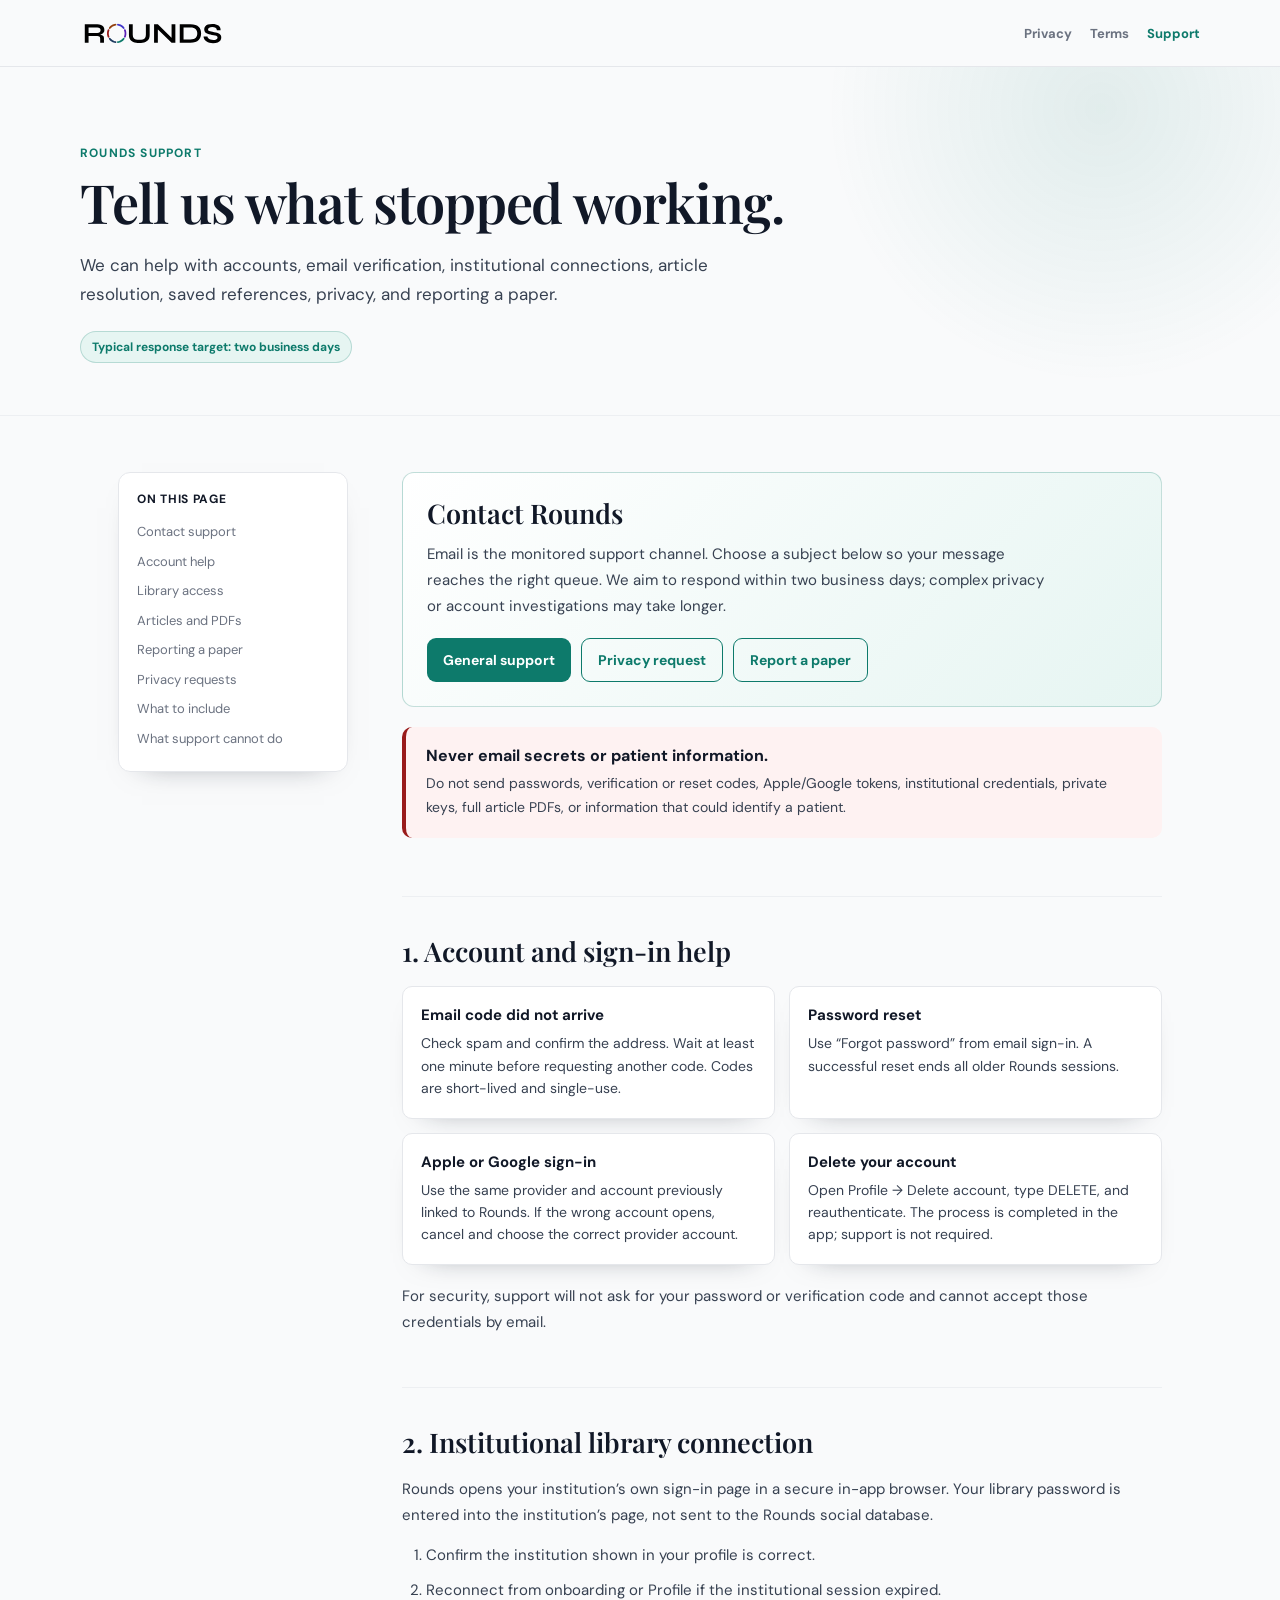
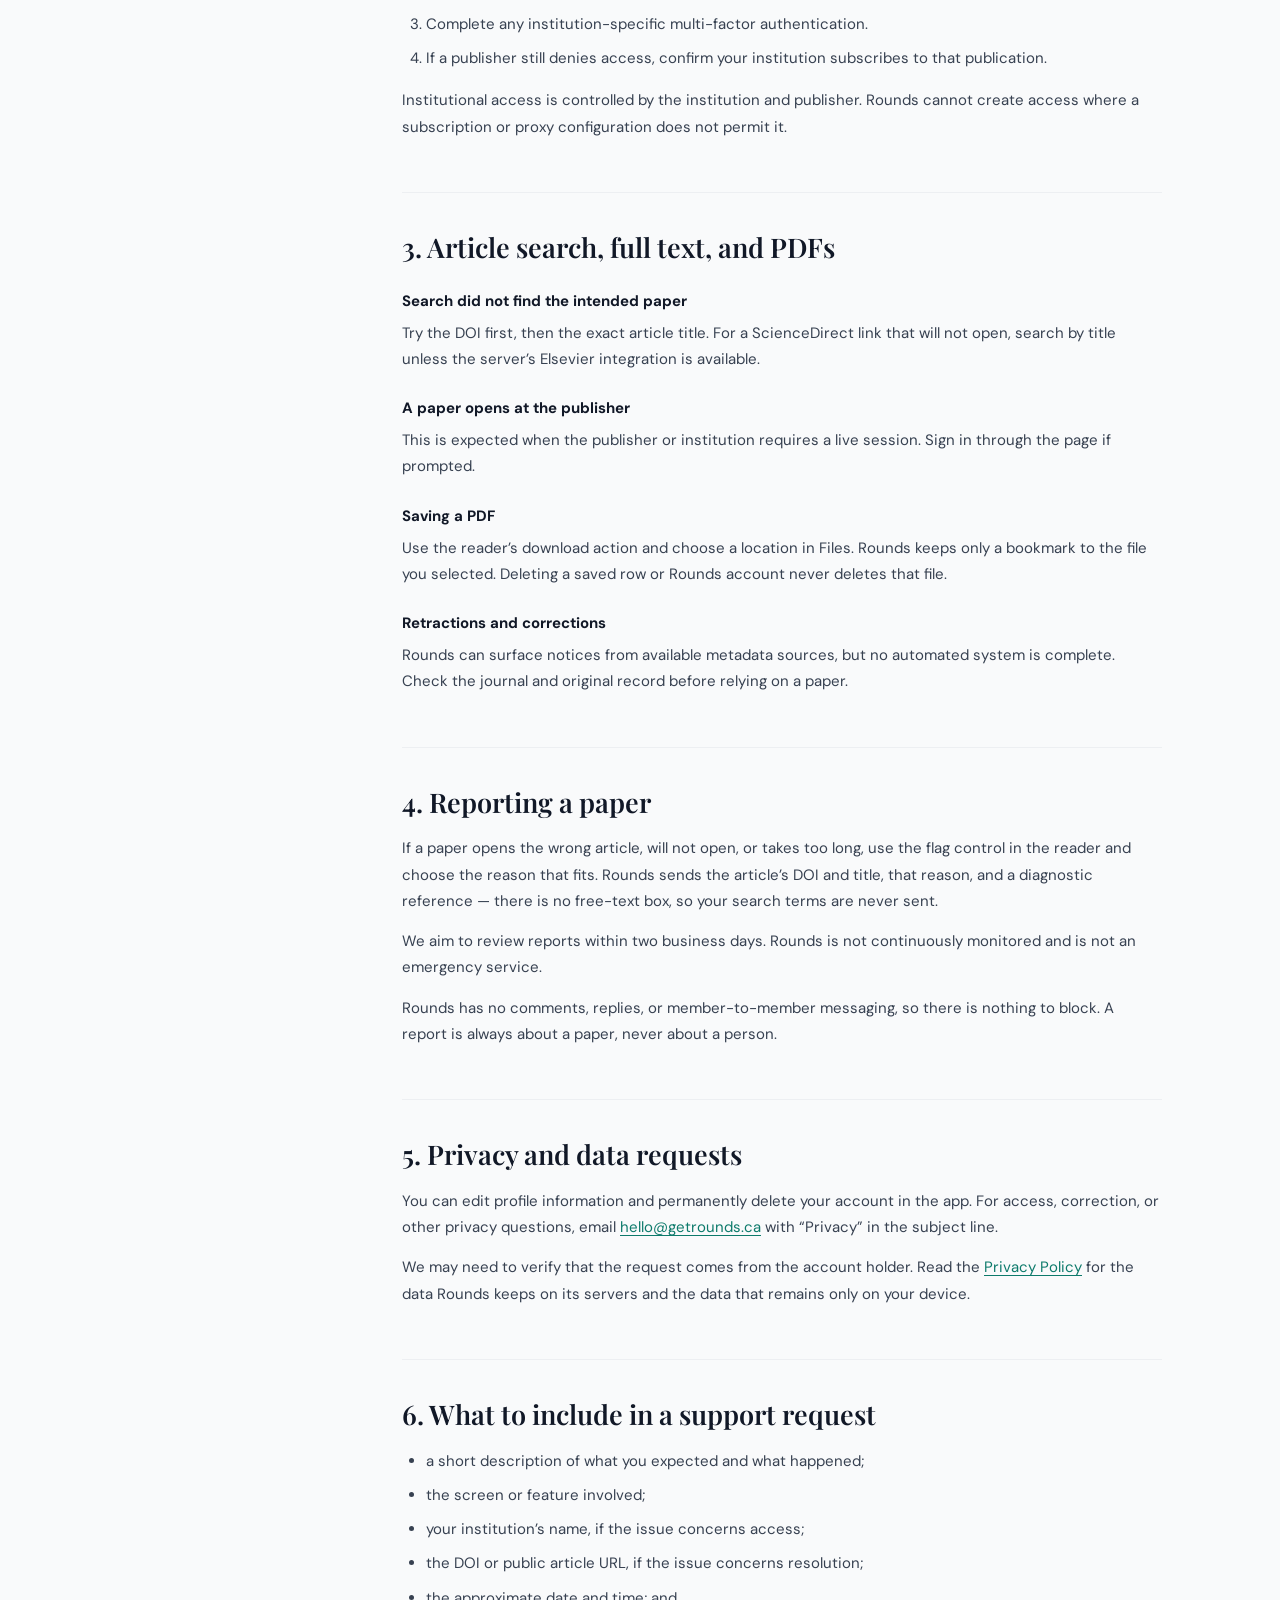
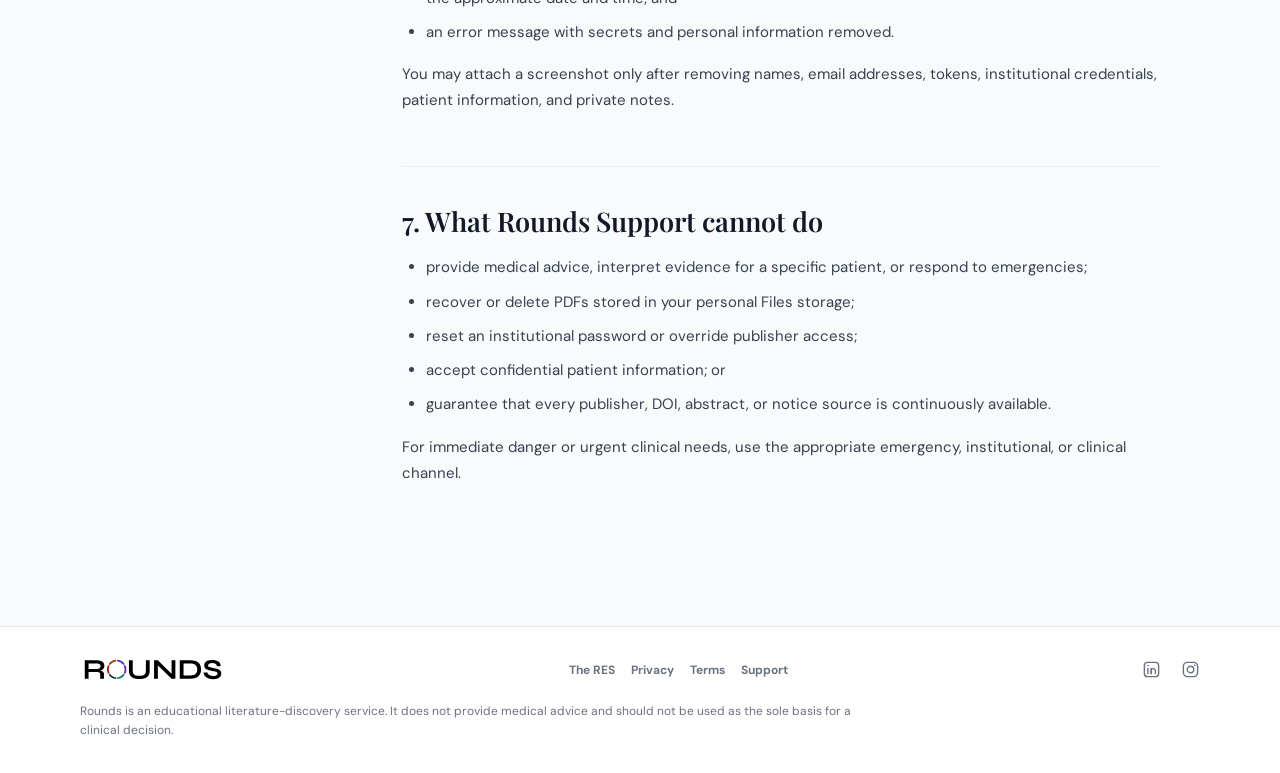
<file: support/index.html>
<!DOCTYPE html>
<html lang="en-CA">
<head>
  <meta charset="UTF-8" />
  <meta name="viewport" content="width=device-width, initial-scale=1, viewport-fit=cover" />
  <title>Support — Rounds</title>
  <meta name="description" content="Help with Rounds accounts, institutional access, papers, privacy, and reporting a paper." />
  <link rel="canonical" href="https://getrounds.ca/support/" />
  <link rel="stylesheet" href="../legal.css" />
</head>
<body>
  <a class="skip-link" href="#main">Skip to content</a>
  <header class="site-header"><div class="header-inner"><a class="brand" href="../" aria-label="Rounds home"><img class="brand-wordmark" src="../rounds-wordmark.svg" alt="Rounds" /></a><nav class="header-nav" aria-label="Legal and support"><a href="../privacy/">Privacy</a><a href="../terms/">Terms</a><a class="keep-mobile" href="../support/" aria-current="page">Support</a></nav></div></header>

  <main id="main">
    <div class="legal-hero"><div class="header-inner" style="display:block"><p class="eyebrow">Rounds Support</p><h1>Tell us what stopped working.</h1><p class="hero-summary">We can help with accounts, email verification, institutional connections, article resolution, saved references, privacy, and reporting a paper.</p><span class="updated">Typical response target: two business days</span></div></div>

    <div class="page-shell">
      <aside class="toc" aria-label="On this page"><strong>On this page</strong><nav><a href="#contact">Contact support</a><a href="#account">Account help</a><a href="#library">Library access</a><a href="#articles">Articles and PDFs</a><a href="#community">Reporting a paper</a><a href="#privacy">Privacy requests</a><a href="#include">What to include</a><a href="#emergency">What support cannot do</a></nav></aside>

      <article class="legal-content">
        <section id="contact">
          <div class="contact-card">
            <h2>Contact Rounds</h2>
            <p>Email is the monitored support channel. Choose a subject below so your message reaches the right queue. We aim to respond within two business days; complex privacy or account investigations may take longer.</p>
            <div class="contact-actions">
              <a class="button-primary" href="mailto:hello@getrounds.ca?subject=Rounds%20support">General support</a>
              <a class="button-secondary" href="mailto:hello@getrounds.ca?subject=Privacy%20request">Privacy request</a>
              <a class="button-secondary" href="mailto:hello@getrounds.ca?subject=Paper%20report">Report a paper</a>
            </div>
          </div>
          <div class="warning"><strong>Never email secrets or patient information.</strong><p>Do not send passwords, verification or reset codes, Apple/Google tokens, institutional credentials, private keys, full article PDFs, or information that could identify a patient.</p></div>
        </section>

        <section id="account">
          <h2>1. Account and sign-in help</h2>
          <div class="support-grid">
            <div class="info-card"><h3>Email code did not arrive</h3><p>Check spam and confirm the address. Wait at least one minute before requesting another code. Codes are short-lived and single-use.</p></div>
            <div class="info-card"><h3>Password reset</h3><p>Use “Forgot password” from email sign-in. A successful reset ends all older Rounds sessions.</p></div>
            <div class="info-card"><h3>Apple or Google sign-in</h3><p>Use the same provider and account previously linked to Rounds. If the wrong account opens, cancel and choose the correct provider account.</p></div>
            <div class="info-card"><h3>Delete your account</h3><p>Open Profile → Delete account, type DELETE, and reauthenticate. The process is completed in the app; support is not required.</p></div>
          </div>
          <p>For security, support will not ask for your password or verification code and cannot accept those credentials by email.</p>
        </section>

        <section id="library">
          <h2>2. Institutional library connection</h2>
          <p>Rounds opens your institution’s own sign-in page in a secure in-app browser. Your library password is entered into the institution’s page, not sent to the Rounds social database.</p>
          <ol>
            <li>Confirm the institution shown in your profile is correct.</li>
            <li>Reconnect from onboarding or Profile if the institutional session expired.</li>
            <li>Complete any institution-specific multi-factor authentication.</li>
            <li>If a publisher still denies access, confirm your institution subscribes to that publication.</li>
          </ol>
          <p>Institutional access is controlled by the institution and publisher. Rounds cannot create access where a subscription or proxy configuration does not permit it.</p>
        </section>

        <section id="articles">
          <h2>3. Article search, full text, and PDFs</h2>
          <h3>Search did not find the intended paper</h3><p>Try the DOI first, then the exact article title. For a ScienceDirect link that will not open, search by title unless the server’s Elsevier integration is available.</p>
          <h3>A paper opens at the publisher</h3><p>This is expected when the publisher or institution requires a live session. Sign in through the page if prompted.</p>
          <h3>Saving a PDF</h3><p>Use the reader’s download action and choose a location in Files. Rounds keeps only a bookmark to the file you selected. Deleting a saved row or Rounds account never deletes that file.</p>
          <h3>Retractions and corrections</h3><p>Rounds can surface notices from available metadata sources, but no automated system is complete. Check the journal and original record before relying on a paper.</p>
        </section>

        <section id="community">
          <h2>4. Reporting a paper</h2>
          <p>If a paper opens the wrong article, will not open, or takes too long, use the flag control in the reader and choose the reason that fits. Rounds sends the article’s DOI and title, that reason, and a diagnostic reference — there is no free-text box, so your search terms are never sent.</p>
          <p>We aim to review reports within two business days. Rounds is not continuously monitored and is not an emergency service.</p>
          <p>Rounds has no comments, replies, or member-to-member messaging, so there is nothing to block. A report is always about a paper, never about a person.</p>
        </section>

        <section id="privacy">
          <h2>5. Privacy and data requests</h2>
          <p>You can edit profile information and permanently delete your account in the app. For access, correction, or other privacy questions, email <a href="mailto:hello@getrounds.ca?subject=Privacy%20request">hello@getrounds.ca</a> with “Privacy” in the subject line.</p>
          <p>We may need to verify that the request comes from the account holder. Read the <a href="../privacy/">Privacy Policy</a> for the data Rounds keeps on its servers and the data that remains only on your device.</p>
        </section>

        <section id="include">
          <h2>6. What to include in a support request</h2>
          <ul>
            <li>a short description of what you expected and what happened;</li>
            <li>the screen or feature involved;</li>
            <li>your institution’s name, if the issue concerns access;</li>
            <li>the DOI or public article URL, if the issue concerns resolution;</li>
            <li>the approximate date and time; and</li>
            <li>an error message with secrets and personal information removed.</li>
          </ul>
          <p>You may attach a screenshot only after removing names, email addresses, tokens, institutional credentials, patient information, and private notes.</p>
        </section>

        <section id="emergency">
          <h2>7. What Rounds Support cannot do</h2>
          <ul>
            <li>provide medical advice, interpret evidence for a specific patient, or respond to emergencies;</li>
            <li>recover or delete PDFs stored in your personal Files storage;</li>
            <li>reset an institutional password or override publisher access;</li>
            <li>accept confidential patient information; or</li>
            <li>guarantee that every publisher, DOI, abstract, or notice source is continuously available.</li>
          </ul>
          <p>For immediate danger or urgent clinical needs, use the appropriate emergency, institutional, or clinical channel.</p>
        </section>
      </article>
    </div>
  </main>

  <footer class="site-footer"><div class="footer-inner"><div class="footer-top"><a class="brand" href="../"><img class="brand-wordmark" src="../rounds-wordmark.svg" alt="Rounds" /></a><nav class="footer-links" aria-label="Footer"><a href="../score/">The RES</a><a href="../privacy/">Privacy</a><a href="../terms/">Terms</a><a href="../support/">Support</a></nav><nav class="footer-social" aria-label="Rounds on social media"><a href="https://www.linkedin.com/company/rounds-app/" target="_blank" rel="noopener me" aria-label="Rounds on LinkedIn"><svg viewBox="0 0 24 24" fill="none" stroke="currentColor" stroke-width="1.8" stroke-linecap="round" stroke-linejoin="round" aria-hidden="true" focusable="false"><rect x="3" y="3" width="18" height="18" rx="4"/><line x1="7.5" y1="10.6" x2="7.5" y2="17"/><circle cx="7.5" cy="7.1" r="1.05" fill="currentColor" stroke="none"/><path d="M11.6 17v-3.5a2.65 2.65 0 0 1 5.3 0V17"/><line x1="11.6" y1="10.6" x2="11.6" y2="17"/></svg></a><a href="https://www.instagram.com/getrounds.ca/" target="_blank" rel="noopener me" aria-label="Rounds on Instagram"><svg viewBox="0 0 24 24" fill="none" stroke="currentColor" stroke-width="1.8" stroke-linecap="round" stroke-linejoin="round" aria-hidden="true" focusable="false"><rect x="3" y="3" width="18" height="18" rx="5.2"/><circle cx="12" cy="12" r="4.1"/><circle cx="17.3" cy="6.8" r="1.05" fill="currentColor" stroke="none"/></svg></a></nav></div><p class="footer-note">Rounds is an educational literature-discovery service. It does not provide medical advice and should not be used as the sole basis for a clinical decision.</p></div></footer>
</body>
</html>
</file>
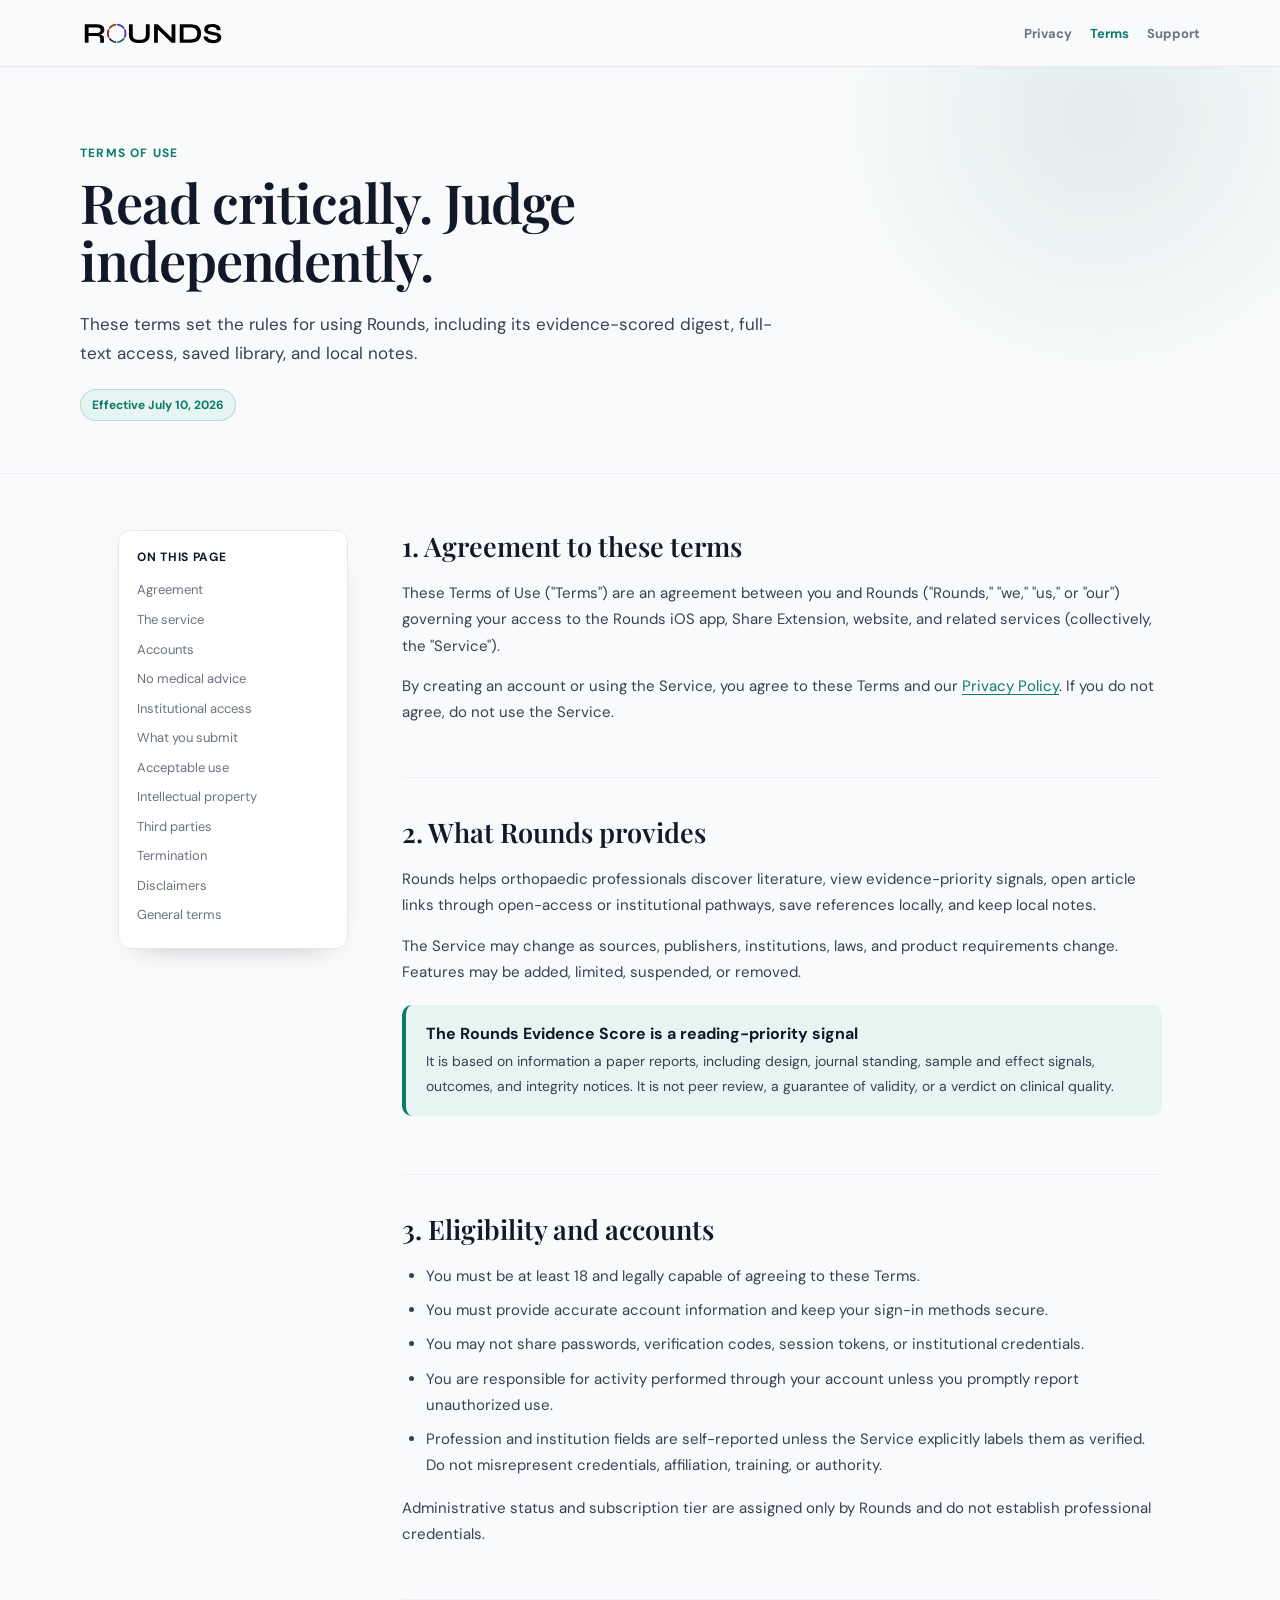
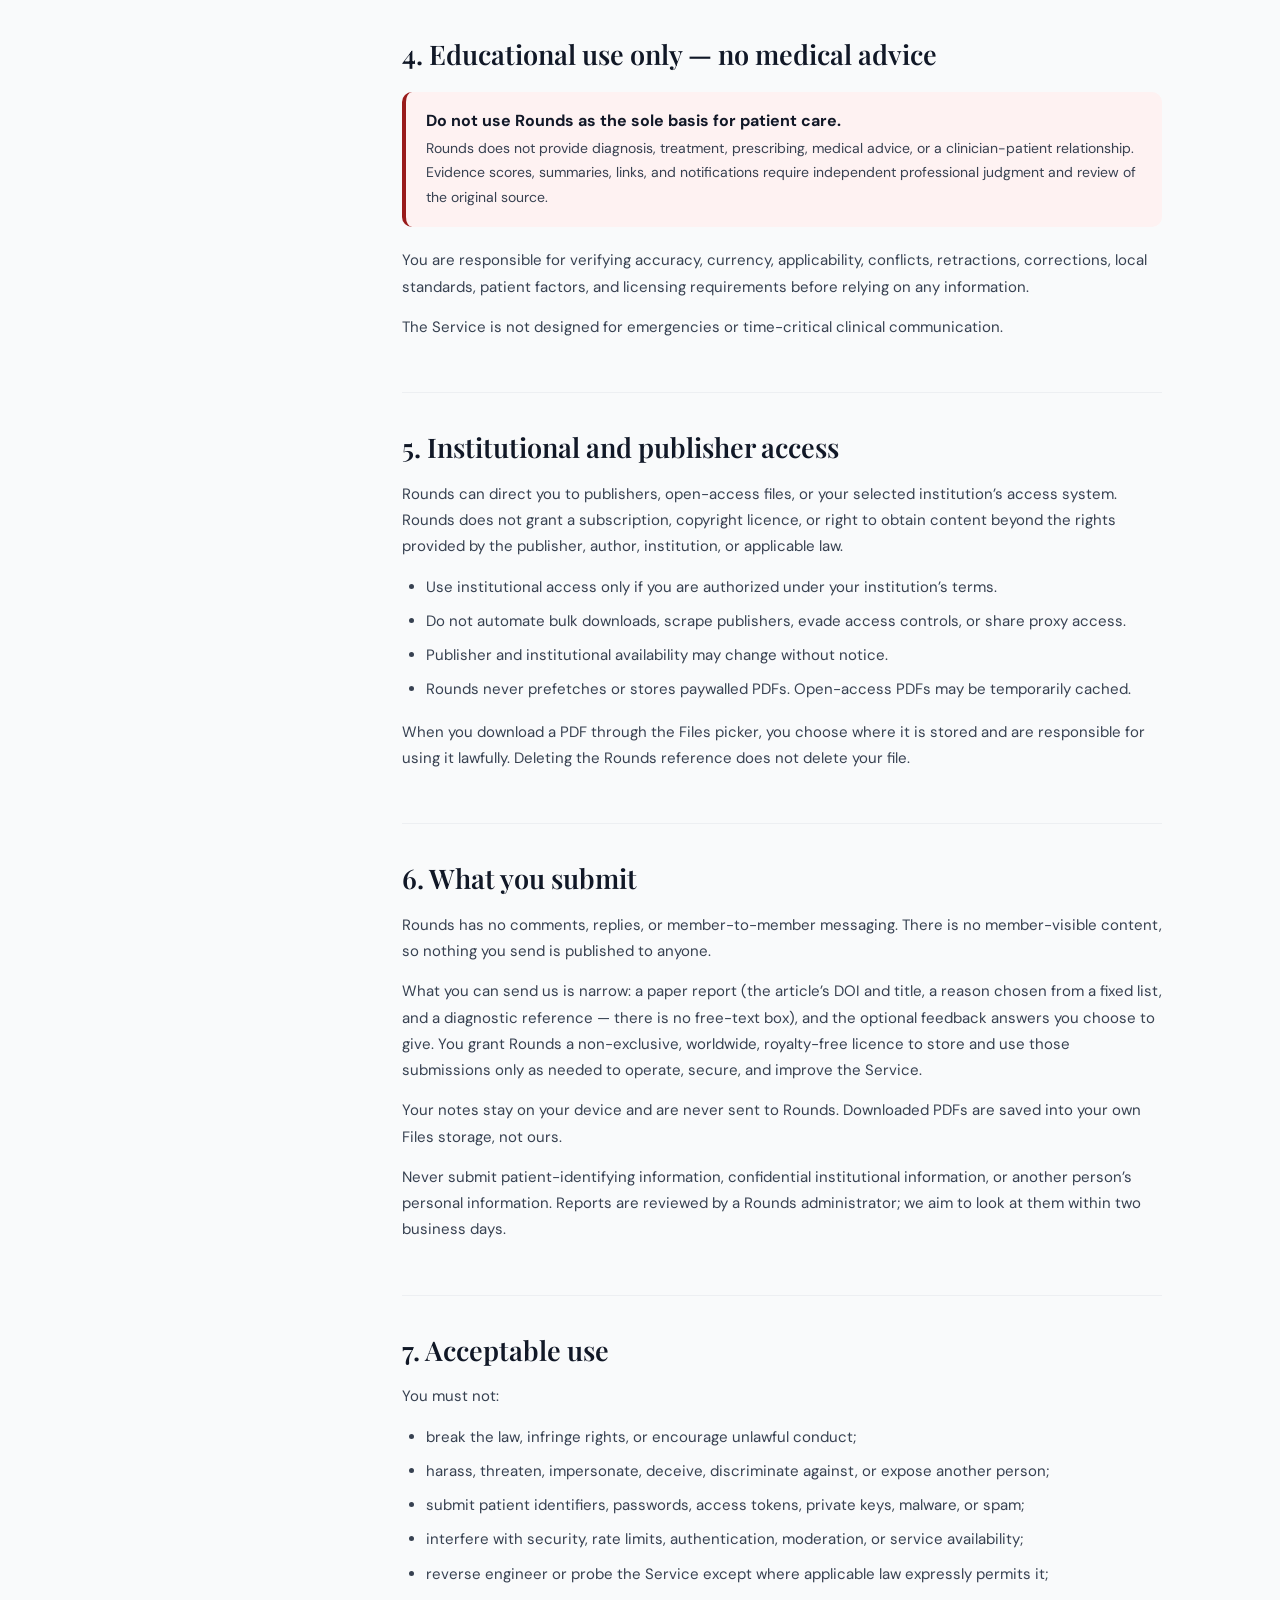
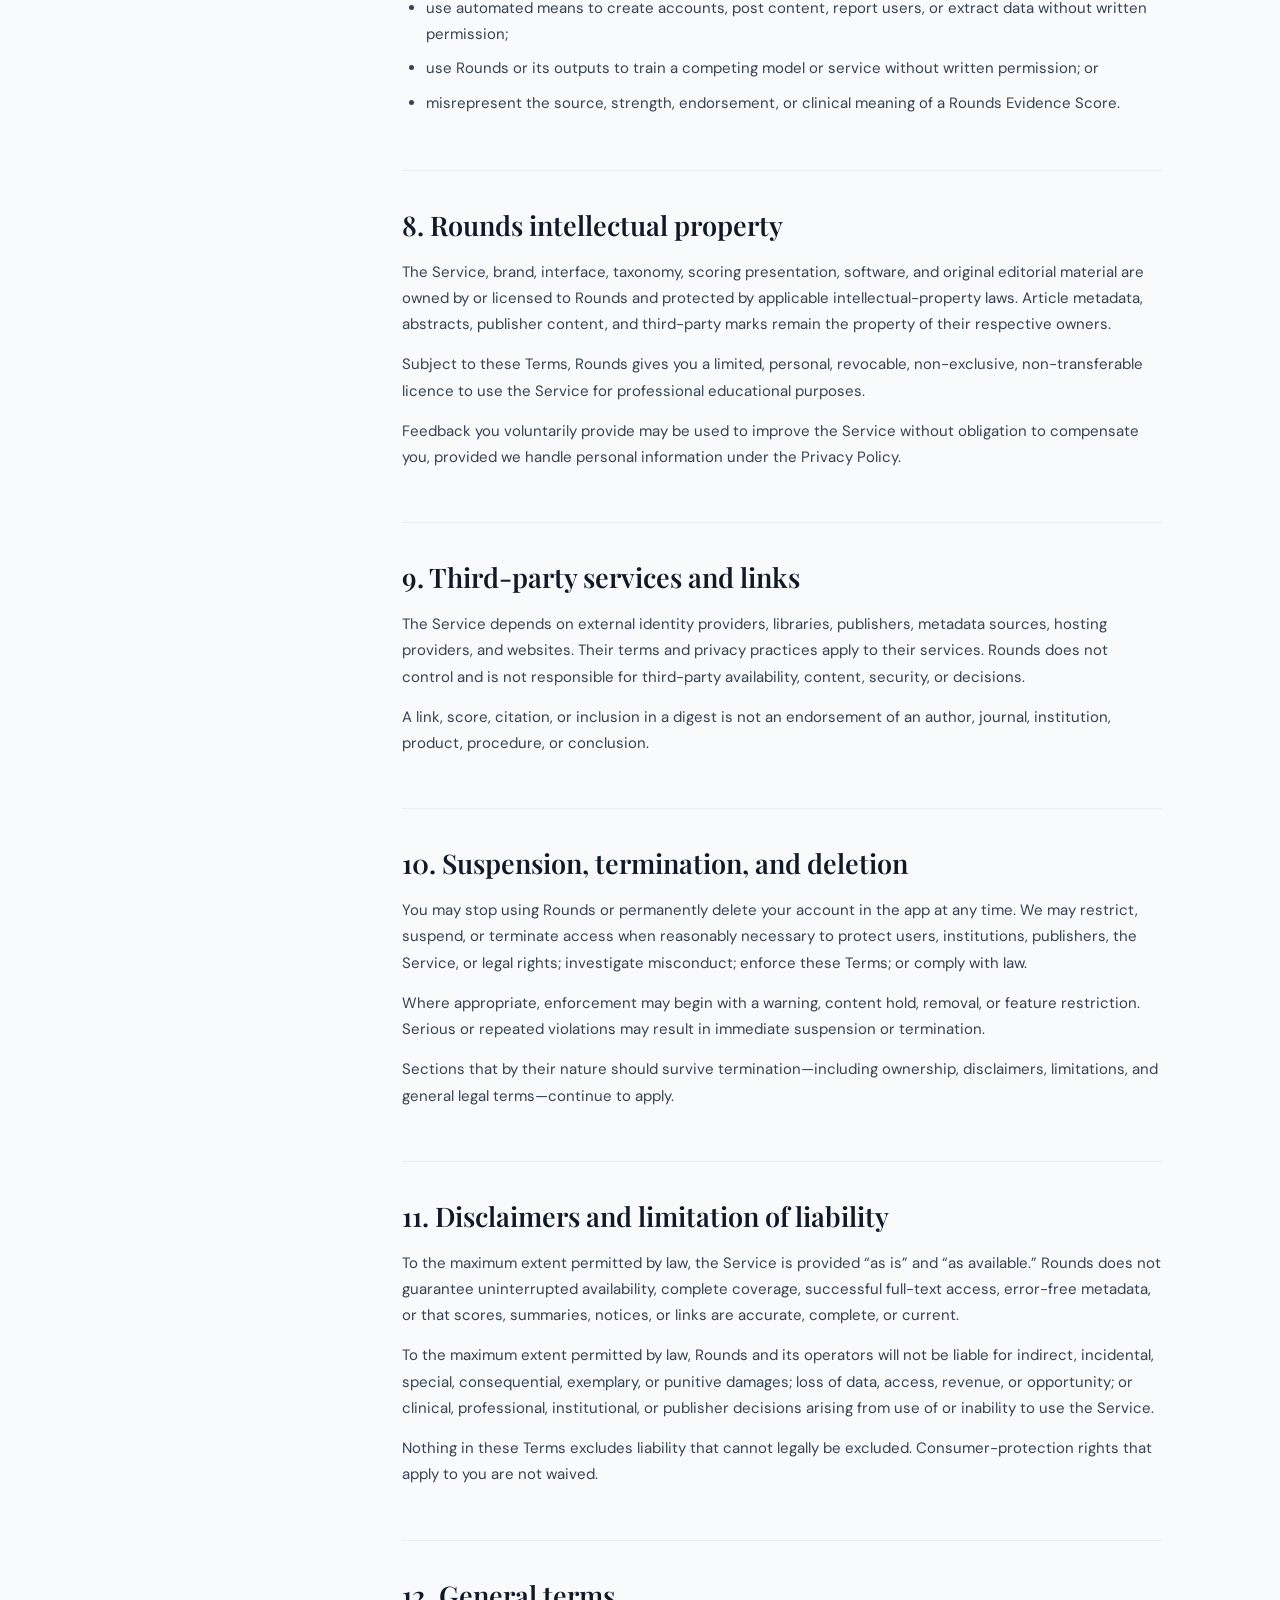
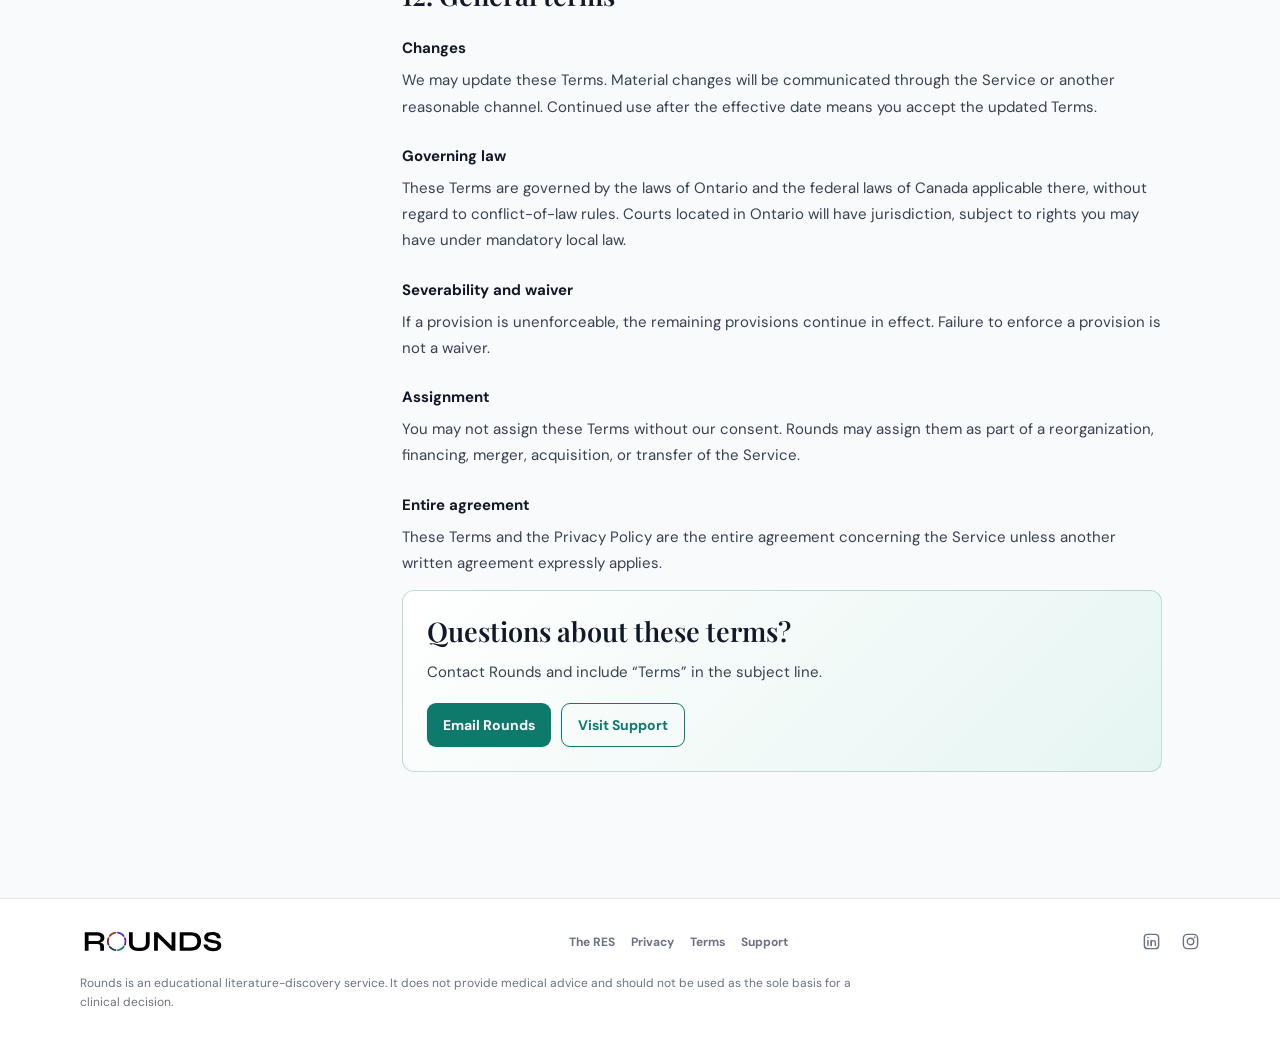
<file: terms/index.html>
<!DOCTYPE html>
<html lang="en-CA">
<head>
  <meta charset="UTF-8" />
  <meta name="viewport" content="width=device-width, initial-scale=1, viewport-fit=cover" />
  <title>Terms of Use — Rounds</title>
  <meta name="description" content="Terms governing use of the Rounds orthopaedic literature app and website." />
  <link rel="canonical" href="https://getrounds.ca/terms/" />
  <link rel="stylesheet" href="../legal.css" />
</head>
<body>
  <a class="skip-link" href="#main">Skip to content</a>
  <header class="site-header">
    <div class="header-inner">
      <a class="brand" href="../" aria-label="Rounds home"><img class="brand-wordmark" src="../rounds-wordmark.svg" alt="Rounds" /></a>
      <nav class="header-nav" aria-label="Legal and support"><a href="../privacy/">Privacy</a><a href="../terms/" aria-current="page">Terms</a><a class="keep-mobile" href="../support/">Support</a></nav>
    </div>
  </header>

  <main id="main">
    <div class="legal-hero">
      <div class="header-inner" style="display:block">
        <p class="eyebrow">Terms of Use</p>
        <h1>Read critically. Judge independently.</h1>
        <p class="hero-summary">These terms set the rules for using Rounds, including its evidence-scored digest, full-text access, saved library, and local notes.</p>
        <span class="updated">Effective July 10, 2026</span>
      </div>
    </div>

    <div class="page-shell">
      <aside class="toc" aria-label="On this page"><strong>On this page</strong><nav>
        <a href="#agreement">Agreement</a><a href="#service">The service</a><a href="#eligibility">Accounts</a><a href="#clinical">No medical advice</a><a href="#access">Institutional access</a><a href="#community">What you submit</a><a href="#acceptable-use">Acceptable use</a><a href="#ip">Intellectual property</a><a href="#third-party">Third parties</a><a href="#termination">Termination</a><a href="#disclaimers">Disclaimers</a><a href="#general">General terms</a>
      </nav></aside>

      <article class="legal-content">
        <section id="agreement">
          <h2>1. Agreement to these terms</h2>
          <p>These Terms of Use ("Terms") are an agreement between you and Rounds ("Rounds," "we," "us," or "our") governing your access to the Rounds iOS app, Share Extension, website, and related services (collectively, the "Service").</p>
          <p>By creating an account or using the Service, you agree to these Terms and our <a href="../privacy/">Privacy Policy</a>. If you do not agree, do not use the Service.</p>
        </section>

        <section id="service">
          <h2>2. What Rounds provides</h2>
          <p>Rounds helps orthopaedic professionals discover literature, view evidence-priority signals, open article links through open-access or institutional pathways, save references locally, and keep local notes.</p>
          <p>The Service may change as sources, publishers, institutions, laws, and product requirements change. Features may be added, limited, suspended, or removed.</p>
          <div class="plain-language"><strong>The Rounds Evidence Score is a reading-priority signal</strong><p>It is based on information a paper reports, including design, journal standing, sample and effect signals, outcomes, and integrity notices. It is not peer review, a guarantee of validity, or a verdict on clinical quality.</p></div>
        </section>

        <section id="eligibility">
          <h2>3. Eligibility and accounts</h2>
          <ul>
            <li>You must be at least 18 and legally capable of agreeing to these Terms.</li>
            <li>You must provide accurate account information and keep your sign-in methods secure.</li>
            <li>You may not share passwords, verification codes, session tokens, or institutional credentials.</li>
            <li>You are responsible for activity performed through your account unless you promptly report unauthorized use.</li>
            <li>Profession and institution fields are self-reported unless the Service explicitly labels them as verified. Do not misrepresent credentials, affiliation, training, or authority.</li>
          </ul>
          <p>Administrative status and subscription tier are assigned only by Rounds and do not establish professional credentials.</p>
        </section>

        <section id="clinical">
          <h2>4. Educational use only — no medical advice</h2>
          <div class="warning"><strong>Do not use Rounds as the sole basis for patient care.</strong><p>Rounds does not provide diagnosis, treatment, prescribing, medical advice, or a clinician-patient relationship. Evidence scores, summaries, links, and notifications require independent professional judgment and review of the original source.</p></div>
          <p>You are responsible for verifying accuracy, currency, applicability, conflicts, retractions, corrections, local standards, patient factors, and licensing requirements before relying on any information.</p>
          <p>The Service is not designed for emergencies or time-critical clinical communication.</p>
        </section>

        <section id="access">
          <h2>5. Institutional and publisher access</h2>
          <p>Rounds can direct you to publishers, open-access files, or your selected institution’s access system. Rounds does not grant a subscription, copyright licence, or right to obtain content beyond the rights provided by the publisher, author, institution, or applicable law.</p>
          <ul>
            <li>Use institutional access only if you are authorized under your institution’s terms.</li>
            <li>Do not automate bulk downloads, scrape publishers, evade access controls, or share proxy access.</li>
            <li>Publisher and institutional availability may change without notice.</li>
            <li>Rounds never prefetches or stores paywalled PDFs. Open-access PDFs may be temporarily cached.</li>
          </ul>
          <p>When you download a PDF through the Files picker, you choose where it is stored and are responsible for using it lawfully. Deleting the Rounds reference does not delete your file.</p>
        </section>

        <section id="community">
          <h2>6. What you submit</h2>
          <p>Rounds has no comments, replies, or member-to-member messaging. There is no member-visible content, so nothing you send is published to anyone.</p>
          <p>What you can send us is narrow: a paper report (the article’s DOI and title, a reason chosen from a fixed list, and a diagnostic reference — there is no free-text box), and the optional feedback answers you choose to give. You grant Rounds a non-exclusive, worldwide, royalty-free licence to store and use those submissions only as needed to operate, secure, and improve the Service.</p>
          <p>Your notes stay on your device and are never sent to Rounds. Downloaded PDFs are saved into your own Files storage, not ours.</p>
          <p>Never submit patient-identifying information, confidential institutional information, or another person’s personal information. Reports are reviewed by a Rounds administrator; we aim to look at them within two business days.</p>
        </section>

        <section id="acceptable-use">
          <h2>7. Acceptable use</h2>
          <p>You must not:</p>
          <ul>
            <li>break the law, infringe rights, or encourage unlawful conduct;</li>
            <li>harass, threaten, impersonate, deceive, discriminate against, or expose another person;</li>
            <li>submit patient identifiers, passwords, access tokens, private keys, malware, or spam;</li>
            <li>interfere with security, rate limits, authentication, moderation, or service availability;</li>
            <li>reverse engineer or probe the Service except where applicable law expressly permits it;</li>
            <li>use automated means to create accounts, post content, report users, or extract data without written permission;</li>
            <li>use Rounds or its outputs to train a competing model or service without written permission; or</li>
            <li>misrepresent the source, strength, endorsement, or clinical meaning of a Rounds Evidence Score.</li>
          </ul>
        </section>

        <section id="ip">
          <h2>8. Rounds intellectual property</h2>
          <p>The Service, brand, interface, taxonomy, scoring presentation, software, and original editorial material are owned by or licensed to Rounds and protected by applicable intellectual-property laws. Article metadata, abstracts, publisher content, and third-party marks remain the property of their respective owners.</p>
          <p>Subject to these Terms, Rounds gives you a limited, personal, revocable, non-exclusive, non-transferable licence to use the Service for professional educational purposes.</p>
          <p>Feedback you voluntarily provide may be used to improve the Service without obligation to compensate you, provided we handle personal information under the Privacy Policy.</p>
        </section>

        <section id="third-party">
          <h2>9. Third-party services and links</h2>
          <p>The Service depends on external identity providers, libraries, publishers, metadata sources, hosting providers, and websites. Their terms and privacy practices apply to their services. Rounds does not control and is not responsible for third-party availability, content, security, or decisions.</p>
          <p>A link, score, citation, or inclusion in a digest is not an endorsement of an author, journal, institution, product, procedure, or conclusion.</p>
        </section>

        <section id="termination">
          <h2>10. Suspension, termination, and deletion</h2>
          <p>You may stop using Rounds or permanently delete your account in the app at any time. We may restrict, suspend, or terminate access when reasonably necessary to protect users, institutions, publishers, the Service, or legal rights; investigate misconduct; enforce these Terms; or comply with law.</p>
          <p>Where appropriate, enforcement may begin with a warning, content hold, removal, or feature restriction. Serious or repeated violations may result in immediate suspension or termination.</p>
          <p>Sections that by their nature should survive termination—including ownership, disclaimers, limitations, and general legal terms—continue to apply.</p>
        </section>

        <section id="disclaimers">
          <h2>11. Disclaimers and limitation of liability</h2>
          <p>To the maximum extent permitted by law, the Service is provided “as is” and “as available.” Rounds does not guarantee uninterrupted availability, complete coverage, successful full-text access, error-free metadata, or that scores, summaries, notices, or links are accurate, complete, or current.</p>
          <p>To the maximum extent permitted by law, Rounds and its operators will not be liable for indirect, incidental, special, consequential, exemplary, or punitive damages; loss of data, access, revenue, or opportunity; or clinical, professional, institutional, or publisher decisions arising from use of or inability to use the Service.</p>
          <p>Nothing in these Terms excludes liability that cannot legally be excluded. Consumer-protection rights that apply to you are not waived.</p>
        </section>

        <section id="general">
          <h2>12. General terms</h2>
          <h3>Changes</h3><p>We may update these Terms. Material changes will be communicated through the Service or another reasonable channel. Continued use after the effective date means you accept the updated Terms.</p>
          <h3>Governing law</h3><p>These Terms are governed by the laws of Ontario and the federal laws of Canada applicable there, without regard to conflict-of-law rules. Courts located in Ontario will have jurisdiction, subject to rights you may have under mandatory local law.</p>
          <h3>Severability and waiver</h3><p>If a provision is unenforceable, the remaining provisions continue in effect. Failure to enforce a provision is not a waiver.</p>
          <h3>Assignment</h3><p>You may not assign these Terms without our consent. Rounds may assign them as part of a reorganization, financing, merger, acquisition, or transfer of the Service.</p>
          <h3>Entire agreement</h3><p>These Terms and the Privacy Policy are the entire agreement concerning the Service unless another written agreement expressly applies.</p>
          <div class="contact-card"><h2>Questions about these terms?</h2><p>Contact Rounds and include “Terms” in the subject line.</p><div class="contact-actions"><a class="button-primary" href="mailto:hello@getrounds.ca?subject=Terms%20question">Email Rounds</a><a class="button-secondary" href="../support/">Visit Support</a></div></div>
        </section>
      </article>
    </div>
  </main>

  <footer class="site-footer"><div class="footer-inner"><div class="footer-top"><a class="brand" href="../"><img class="brand-wordmark" src="../rounds-wordmark.svg" alt="Rounds" /></a><nav class="footer-links" aria-label="Footer"><a href="../score/">The RES</a><a href="../privacy/">Privacy</a><a href="../terms/">Terms</a><a href="../support/">Support</a></nav><nav class="footer-social" aria-label="Rounds on social media"><a href="https://www.linkedin.com/company/rounds-app/" target="_blank" rel="noopener me" aria-label="Rounds on LinkedIn"><svg viewBox="0 0 24 24" fill="none" stroke="currentColor" stroke-width="1.8" stroke-linecap="round" stroke-linejoin="round" aria-hidden="true" focusable="false"><rect x="3" y="3" width="18" height="18" rx="4"/><line x1="7.5" y1="10.6" x2="7.5" y2="17"/><circle cx="7.5" cy="7.1" r="1.05" fill="currentColor" stroke="none"/><path d="M11.6 17v-3.5a2.65 2.65 0 0 1 5.3 0V17"/><line x1="11.6" y1="10.6" x2="11.6" y2="17"/></svg></a><a href="https://www.instagram.com/getrounds.ca/" target="_blank" rel="noopener me" aria-label="Rounds on Instagram"><svg viewBox="0 0 24 24" fill="none" stroke="currentColor" stroke-width="1.8" stroke-linecap="round" stroke-linejoin="round" aria-hidden="true" focusable="false"><rect x="3" y="3" width="18" height="18" rx="5.2"/><circle cx="12" cy="12" r="4.1"/><circle cx="17.3" cy="6.8" r="1.05" fill="currentColor" stroke="none"/></svg></a></nav></div><p class="footer-note">Rounds is an educational literature-discovery service. It does not provide medical advice and should not be used as the sole basis for a clinical decision.</p></div></footer>
</body>
</html>
</file>
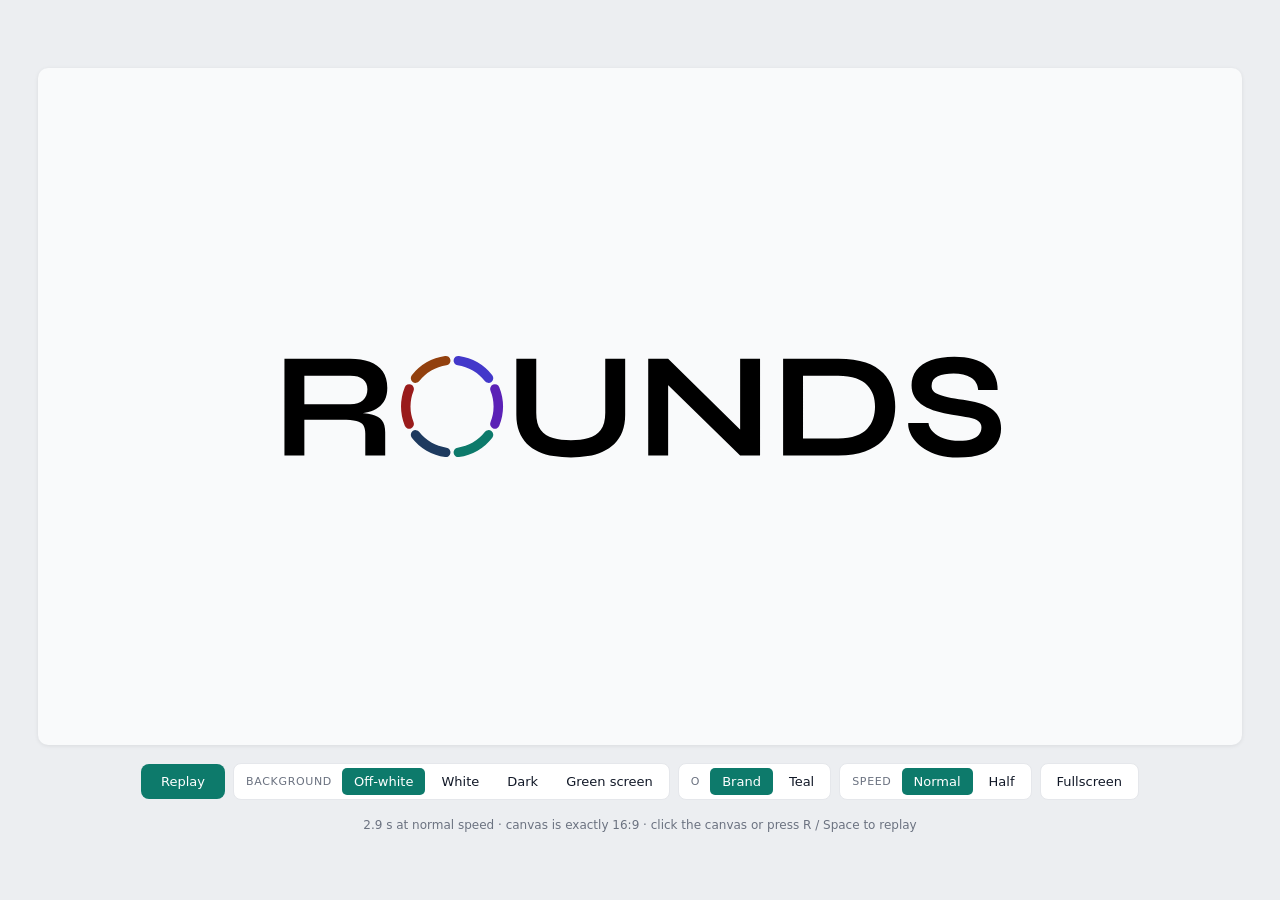
<file: brand/animation/index.html>
<!DOCTYPE html>
<html lang="en">
<head>
<meta charset="utf-8">
<meta name="viewport" content="width=device-width, initial-scale=1">
<meta name="robots" content="noindex, nofollow">
<title>Rounds — logo assembly animation</title>
<style>
  :root {
    --r-teal: #0D7A6B;
    --r-bg: #F9FAFB;
    --r-border: #E5E7EB;
    --r-text: #111827;
    --r-muted: #6B7280;
  }
  * { box-sizing: border-box; }
  html, body { height: 100%; }
  body {
    margin: 0;
    background: #ECEEF1;
    font-family: system-ui, -apple-system, "Segoe UI", sans-serif;
    color: var(--r-text);
    display: flex;
    flex-direction: column;
    align-items: center;
    justify-content: center;
    gap: 18px;
    padding: 24px;
  }

  /* ---- Stage: exactly 16:9, record this ---- */
  #stage {
    --k: 1; /* speed factor: 1 = normal, 2 = half speed */
    width: min(94vw, calc(84vh * 16 / 9));
    aspect-ratio: 16 / 9;
    position: relative;
    overflow: hidden;
    background: var(--r-bg);
    border-radius: 10px;
    box-shadow: 0 1px 4px rgba(0,0,0,.08);
    cursor: pointer;
  }
  #stage:fullscreen { width: 100vw; height: 100vh; border-radius: 0; }
  #stage.bg-white { background: #FFFFFF; }
  #stage.bg-dark { background: #111827; }
  #stage.bg-green { background: #00FF00; }
  #stage.bg-dark .letter path { fill: #F9FAFB; }
  #stage.teal .seg path { stroke: var(--r-teal); }

  #stage svg {
    position: absolute;
    left: 50%;
    top: 50%;
    height: 22.5%;
    width: auto;
    aspect-ratio: 1125 / 225;
    transform: translate(-50%, -50%);
    overflow: visible;
  }

  #camera, #omark, .seg {
    transform-box: view-box;
    transform-origin: 284.753px 111.766px;
  }

  /* Pre-run: hold first frame (everything hidden, camera zoomed in) */
  .seg, .letter { opacity: 0; }
  #camera { transform: translate(277.75px, 0.73px) scale(3.1); }

  .run .seg {
    animation: segIn calc(var(--k) * 0.9s) cubic-bezier(.22, 1, .36, 1) both;
    animation-delay: calc(var(--k) * (0.25s + var(--i) * 0.085s));
  }
  @keyframes segIn {
    from { transform: rotate(-165deg) scale(2.7); opacity: 0; }
    30%  { opacity: 1; }
    to   { transform: rotate(0deg) scale(1); opacity: 1; }
  }

  .run #omark {
    animation: spinSettle calc(var(--k) * 2.05s) cubic-bezier(.16, 1, .3, 1) both;
    animation-delay: calc(var(--k) * 0.25s);
  }
  @keyframes spinSettle {
    from { transform: rotate(-235deg); }
    to   { transform: rotate(0deg); }
  }

  .run #camera {
    animation: camOut calc(var(--k) * 0.95s) cubic-bezier(.65, .05, .25, 1) both;
    animation-delay: calc(var(--k) * 1.85s);
  }
  @keyframes camOut {
    from { transform: translate(277.75px, 0.73px) scale(3.1); }
    to   { transform: translate(0, 0) scale(1); }
  }

  .run .letter {
    animation: attachR calc(var(--k) * 0.62s) cubic-bezier(.22, 1, .36, 1) both;
    animation-delay: calc(var(--k) * (2.0s + var(--j) * 0.06s));
  }
  .run .letter.from-left { animation-name: attachL; }
  @keyframes attachL {
    from { opacity: 0; transform: translateX(-52px); }
    to   { opacity: 1; transform: translateX(0); }
  }
  @keyframes attachR {
    from { opacity: 0; transform: translateX(52px); }
    to   { opacity: 1; transform: translateX(0); }
  }

  /* ---- Controls (outside the stage; never appear in a recording) ---- */
  #controls {
    display: flex;
    flex-wrap: wrap;
    align-items: center;
    justify-content: center;
    gap: 8px;
  }
  #controls .group {
    display: flex;
    align-items: center;
    gap: 4px;
    background: #fff;
    border: 1px solid var(--r-border);
    border-radius: 8px;
    padding: 4px;
  }
  #controls .label {
    font-size: 11px;
    letter-spacing: .06em;
    text-transform: uppercase;
    color: var(--r-muted);
    padding: 0 6px 0 8px;
  }
  #controls button {
    font: 500 13px/1 system-ui, sans-serif;
    color: var(--r-text);
    background: transparent;
    border: none;
    border-radius: 5px;
    padding: 7px 12px;
    cursor: pointer;
  }
  #controls button:hover { background: #F3F4F6; }
  #controls button.on { background: var(--r-teal); color: #fff; }
  #controls button.primary {
    background: var(--r-teal);
    color: #fff;
    border-radius: 8px;
    padding: 11px 20px;
  }
  #controls button.primary:hover { background: #0A5E55; }
  #hint { font-size: 12px; color: var(--r-muted); text-align: center; }
</style>
</head>
<body>

<div id="stage" class="bg-offwhite" title="Click to replay">
  <svg viewBox="0 0 1125 225" xmlns="http://www.w3.org/2000/svg" role="img" aria-label="Rounds logo assembling">
    <g id="camera">

      <g id="letters">
        <g class="letter from-left" style="--j:0">
          <g fill="#000000" transform="translate(20.082299, 184.195893)">
            <path d="M 17.03125 0 L 17.03125 -143.125 L 114.140625 -143.125 C 125.203125 -143.125 134.820312 -141.609375 143 -138.578125 C 151.1875 -135.554688 157.566406 -130.835938 162.140625 -124.421875 C 166.710938 -118.003906 169 -109.785156 169 -99.765625 C 169 -92.984375 167.816406 -87.234375 165.453125 -82.515625 C 163.097656 -77.796875 159.816406 -73.957031 155.609375 -71 C 151.410156 -68.050781 146.582031 -65.800781 141.125 -64.25 C 135.664062 -62.707031 129.84375 -61.710938 123.65625 -61.265625 L 120.5625 -63.046875 C 130.882812 -62.898438 139.363281 -62.050781 146 -60.5 C 152.632812 -58.945312 157.609375 -56.144531 160.921875 -52.09375 C 164.242188 -48.039062 165.90625 -42.03125 165.90625 -34.0625 L 165.90625 0 L 136.484375 0 L 136.484375 -32.078125 C 136.484375 -37.535156 135.523438 -41.773438 133.609375 -44.796875 C 131.691406 -47.816406 128.257812 -49.914062 123.3125 -51.09375 C 118.375 -52.28125 111.257812 -52.875 101.96875 -52.875 L 46.453125 -52.875 L 46.453125 0 Z M 46.453125 -75.875 L 114.140625 -75.875 C 122.398438 -75.875 128.703125 -77.863281 133.046875 -81.84375 C 137.398438 -85.820312 139.578125 -91.207031 139.578125 -98 C 139.578125 -104.476562 137.398438 -109.414062 133.046875 -112.8125 C 128.703125 -116.207031 122.398438 -117.90625 114.140625 -117.90625 L 46.453125 -117.90625 Z M 46.453125 -75.875 "/>
          </g>
        </g>
        <g class="letter" style="--j:1">
          <g fill="#000000" transform="translate(362.739397, 184.195893)">
            <path d="M 148.421875 -63.265625 L 148.421875 -143.125 L 177.84375 -143.125 L 177.84375 -60.171875 C 177.84375 -50.734375 176.476562 -42.472656 173.75 -35.390625 C 171.019531 -28.316406 167.148438 -22.34375 162.140625 -17.46875 C 157.128906 -12.601562 151.265625 -8.660156 144.546875 -5.640625 C 137.835938 -2.617188 130.539062 -0.445312 122.65625 0.875 C 114.769531 2.207031 106.472656 2.875 97.765625 2.875 C 88.773438 2.875 80.222656 2.207031 72.109375 0.875 C 64.003906 -0.445312 56.59375 -2.617188 49.875 -5.640625 C 43.164062 -8.660156 37.378906 -12.601562 32.515625 -17.46875 C 27.648438 -22.34375 23.851562 -28.316406 21.125 -35.390625 C 18.394531 -42.472656 17.03125 -50.734375 17.03125 -60.171875 L 17.03125 -143.125 L 46.453125 -143.125 L 46.453125 -63.265625 C 46.453125 -52.054688 48.660156 -43.539062 53.078125 -37.71875 C 57.503906 -31.894531 63.585938 -27.910156 71.328125 -25.765625 C 79.078125 -23.628906 87.890625 -22.5625 97.765625 -22.5625 C 107.359375 -22.5625 115.953125 -23.628906 123.546875 -25.765625 C 131.140625 -27.910156 137.179688 -31.894531 141.671875 -37.71875 C 146.171875 -43.539062 148.421875 -52.054688 148.421875 -63.265625 Z M 148.421875 -63.265625 "/>
          </g>
        </g>
        <g class="letter" style="--j:2">
          <g fill="#000000" transform="translate(557.623755, 184.195893)">
            <path d="M 162.140625 -29.203125 L 152.84375 -25.4375 L 152.84375 -143.125 L 182.265625 -143.125 L 182.265625 0 L 152.84375 0 L 37.15625 -113.03125 L 46.453125 -116.796875 L 46.453125 0 L 17.03125 0 L 17.03125 -143.125 L 46.453125 -143.125 Z M 162.140625 -29.203125 "/>
          </g>
        </g>
        <g class="letter" style="--j:3">
          <g fill="#000000" transform="translate(756.932217, 184.195893)">
            <path d="M 98.875 -143.125 C 114.945312 -143.125 128.363281 -141.203125 139.125 -137.359375 C 149.894531 -133.523438 158.488281 -128.328125 164.90625 -121.765625 C 171.320312 -115.203125 175.894531 -107.644531 178.625 -99.09375 C 181.351562 -90.539062 182.71875 -81.546875 182.71875 -72.109375 C 182.71875 -62.671875 181.203125 -53.601562 178.171875 -44.90625 C 175.148438 -36.207031 170.359375 -28.5 163.796875 -21.78125 C 157.234375 -15.070312 148.609375 -9.765625 137.921875 -5.859375 C 127.234375 -1.953125 114.21875 0 98.875 0 L 17.03125 0 L 17.03125 -143.125 Z M 46.453125 -25.21875 L 98.21875 -25.21875 C 108.832031 -25.21875 117.640625 -26.503906 124.640625 -29.078125 C 131.648438 -31.660156 137.21875 -35.164062 141.34375 -39.59375 C 145.476562 -44.019531 148.425781 -49.035156 150.1875 -54.640625 C 151.957031 -60.242188 152.84375 -66.066406 152.84375 -72.109375 C 152.84375 -78.160156 151.957031 -83.910156 150.1875 -89.359375 C 148.425781 -94.816406 145.476562 -99.679688 141.34375 -103.953125 C 137.21875 -108.234375 131.648438 -111.628906 124.640625 -114.140625 C 117.640625 -116.648438 108.832031 -117.90625 98.21875 -117.90625 L 46.453125 -117.90625 Z M 46.453125 -25.21875 "/>
          </g>
        </g>
        <g class="letter" style="--j:4">
          <g fill="#000000" transform="translate(951.374128, 184.195893)">
            <path d="M 7.515625 -48.21875 L 37.390625 -48.21875 C 37.972656 -43.207031 40.289062 -38.671875 44.34375 -34.609375 C 48.40625 -30.554688 53.753906 -27.382812 60.390625 -25.09375 C 67.023438 -22.8125 74.472656 -21.671875 82.734375 -21.671875 C 90.253906 -21.671875 96.445312 -22.484375 101.3125 -24.109375 C 106.175781 -25.734375 109.785156 -28.019531 112.140625 -30.96875 C 114.503906 -33.914062 115.6875 -37.457031 115.6875 -41.59375 C 115.6875 -45.570312 114.210938 -48.628906 111.265625 -50.765625 C 108.316406 -52.898438 103.671875 -54.664062 97.328125 -56.0625 C 90.984375 -57.46875 82.648438 -58.910156 72.328125 -60.390625 C 64.222656 -61.566406 56.554688 -63.222656 49.328125 -65.359375 C 42.097656 -67.503906 35.71875 -70.269531 30.1875 -73.65625 C 24.664062 -77.050781 20.316406 -81.21875 17.140625 -86.15625 C 13.972656 -91.09375 12.390625 -96.957031 12.390625 -103.75 C 12.390625 -112.15625 14.785156 -119.523438 19.578125 -125.859375 C 24.367188 -132.203125 31.484375 -137.144531 40.921875 -140.6875 C 50.359375 -144.226562 61.9375 -146 75.65625 -146 C 96.300781 -146 112.1875 -141.609375 123.3125 -132.828125 C 134.445312 -124.054688 139.867188 -112.003906 139.578125 -96.671875 L 110.828125 -96.671875 C 110.234375 -105.367188 106.582031 -111.632812 99.875 -115.46875 C 93.164062 -119.300781 84.722656 -121.21875 74.546875 -121.21875 C 65.109375 -121.21875 57.328125 -119.816406 51.203125 -117.015625 C 45.085938 -114.210938 42.03125 -109.421875 42.03125 -102.640625 C 42.03125 -99.984375 42.765625 -97.660156 44.234375 -95.671875 C 45.710938 -93.679688 48.222656 -91.945312 51.765625 -90.46875 C 55.304688 -89 60.097656 -87.597656 66.140625 -86.265625 C 72.179688 -84.941406 79.703125 -83.613281 88.703125 -82.28125 C 97.109375 -81.101562 104.738281 -79.519531 111.59375 -77.53125 C 118.457031 -75.539062 124.359375 -72.957031 129.296875 -69.78125 C 134.234375 -66.613281 138.03125 -62.597656 140.6875 -57.734375 C 143.34375 -52.867188 144.671875 -46.894531 144.671875 -39.8125 C 144.671875 -31.113281 142.421875 -23.554688 137.921875 -17.140625 C 133.421875 -10.722656 126.488281 -5.742188 117.125 -2.203125 C 107.757812 1.324219 95.628906 3.09375 80.734375 3.09375 C 70.117188 3.09375 60.753906 1.949219 52.640625 -0.328125 C 44.535156 -2.617188 37.53125 -5.679688 31.625 -9.515625 C 25.726562 -13.347656 20.9375 -17.550781 17.25 -22.125 C 13.5625 -26.695312 10.941406 -31.265625 9.390625 -35.828125 C 7.847656 -40.398438 7.222656 -44.53125 7.515625 -48.21875 Z M 7.515625 -48.21875 "/>
          </g>
        </g>
      </g>

      <g id="omark">
        <g class="seg" style="--i:0">
          <path stroke-linecap="round" transform="matrix(0.876818, 0, 0, 0.876724, -13.36457, -19.7423)" fill="none" stroke-linejoin="miter" d="M 350.598958 72.700614 C 355.593047 73.395673 360.47576 74.567471 365.242642 76.211552 C 370.009524 77.851178 374.575929 79.940811 378.937404 82.467082 C 383.298878 84.99781 387.379685 87.920621 391.175371 91.239973 C 394.971056 94.559325 398.414794 98.212839 401.50213 102.200517" stroke="#4338ca" stroke-width="16" stroke-miterlimit="4"/>
        </g>
        <g class="seg" style="--i:1">
          <path stroke-linecap="round" transform="matrix(0.876818, 0, 0, 0.876724, -13.36457, -19.7423)" fill="none" stroke-linejoin="miter" d="M 412.198657 120.499279 C 414.11432 125.182015 415.557749 130.002872 416.533401 134.966305 C 417.504598 139.929739 417.994651 144.942183 417.994651 149.999181 C 417.994651 155.05618 417.504598 160.068624 416.533401 165.032058 C 415.557749 169.995491 414.11432 174.816348 412.198657 179.499084" stroke="#5b21b6" stroke-width="16" stroke-miterlimit="4"/>
        </g>
        <g class="seg" style="--i:2">
          <path stroke-linecap="round" transform="matrix(0.876818, 0, 0, 0.876724, -13.36457, -19.7423)" fill="none" stroke-linejoin="miter" d="M 401.50213 197.797846 C 398.414794 201.785524 394.971056 205.439038 391.175371 208.75839 C 387.379685 212.082197 383.298878 215.005009 378.937404 217.531281 C 374.575929 220.062008 370.009524 222.147184 365.242642 223.791266 C 360.47576 225.435348 355.593047 226.60269 350.598958 227.302205" stroke="#0d7a6b" stroke-width="16" stroke-miterlimit="4"/>
        </g>
        <g class="seg" style="--i:3">
          <path stroke-linecap="round" transform="matrix(0.876818, 0, 0, 0.876724, -13.36457, -19.7423)" fill="none" stroke-linejoin="miter" d="M 329.401926 227.302205 C 324.407838 226.60269 319.525125 225.435348 314.758243 223.791266 C 309.991361 222.147184 305.424955 220.062008 301.063481 217.531281 C 296.697552 215.005009 292.621199 212.082197 288.825514 208.75839 C 285.029828 205.439038 281.58609 201.785524 278.498754 197.797846" stroke="#1e3a5f" stroke-width="16" stroke-miterlimit="4"/>
        </g>
        <g class="seg" style="--i:4">
          <path stroke-linecap="round" transform="matrix(0.876818, 0, 0, 0.876724, -13.36457, -19.7423)" fill="none" stroke-linejoin="miter" d="M 267.797773 179.499084 C 265.886565 174.816348 264.443135 169.995491 263.467484 165.032058 C 262.491832 160.068624 262.006234 155.05618 262.006234 149.999181 C 262.006234 144.942183 262.491832 139.929739 263.467484 134.966305 C 264.443135 130.002872 265.886565 125.182015 267.797773 120.499279" stroke="#991b1b" stroke-width="16" stroke-miterlimit="4"/>
        </g>
        <g class="seg" style="--i:5">
          <path stroke-linecap="round" transform="matrix(0.876818, 0, 0, 0.876724, -13.36457, -19.7423)" fill="none" stroke-linejoin="miter" d="M 278.498754 102.200517 C 281.58609 98.212839 285.029828 94.559325 288.825514 91.239973 C 292.621199 87.920621 296.697552 84.99781 301.063481 82.467082 C 305.424955 79.940811 309.991361 77.851178 314.758243 76.211552 C 319.525125 74.567471 324.407838 73.395673 329.401926 72.700614" stroke="#92400e" stroke-width="16" stroke-miterlimit="4"/>
        </g>
      </g>

    </g>
  </svg>
</div>

<div id="controls">
  <button class="primary" id="replayBtn">Replay</button>
  <div class="group">
    <span class="label">Background</span>
    <button data-bg="bg-offwhite" class="on">Off-white</button>
    <button data-bg="bg-white">White</button>
    <button data-bg="bg-dark">Dark</button>
    <button data-bg="bg-green">Green screen</button>
  </div>
  <div class="group">
    <span class="label">O</span>
    <button data-o="brand" class="on">Brand</button>
    <button data-o="teal">Teal</button>
  </div>
  <div class="group">
    <span class="label">Speed</span>
    <button data-k="1" class="on">Normal</button>
    <button data-k="2">Half</button>
  </div>
  <div class="group">
    <button id="fsBtn">Fullscreen</button>
  </div>
</div>
<div id="hint">2.9 s at normal speed · canvas is exactly 16:9 · click the canvas or press R / Space to replay</div>

<script>
  const stage = document.getElementById('stage');

  function replay() {
    stage.classList.remove('run');
    void stage.offsetWidth;
    stage.classList.add('run');
  }

  stage.addEventListener('click', replay);
  document.getElementById('replayBtn').addEventListener('click', replay);
  document.addEventListener('keydown', (e) => {
    if (e.key === 'r' || e.key === 'R' || e.key === ' ') { e.preventDefault(); replay(); }
    if (e.key === 'f' || e.key === 'F') toggleFs();
  });

  function pickOn(btn) {
    btn.parentElement.querySelectorAll('button').forEach(b => b.classList.remove('on'));
    btn.classList.add('on');
  }
  document.querySelectorAll('[data-bg]').forEach(btn => btn.addEventListener('click', () => {
    stage.classList.remove('bg-offwhite', 'bg-white', 'bg-dark', 'bg-green');
    stage.classList.add(btn.dataset.bg);
    pickOn(btn);
    replay();
  }));
  document.querySelectorAll('[data-o]').forEach(btn => btn.addEventListener('click', () => {
    stage.classList.toggle('teal', btn.dataset.o === 'teal');
    pickOn(btn);
    replay();
  }));
  document.querySelectorAll('[data-k]').forEach(btn => btn.addEventListener('click', () => {
    stage.style.setProperty('--k', btn.dataset.k);
    pickOn(btn);
    replay();
  }));

  function toggleFs() {
    if (document.fullscreenElement) document.exitFullscreen();
    else stage.requestFullscreen();
  }
  document.getElementById('fsBtn').addEventListener('click', toggleFs);

  setTimeout(replay, 350);
</script>
</body>
</html>
</file>
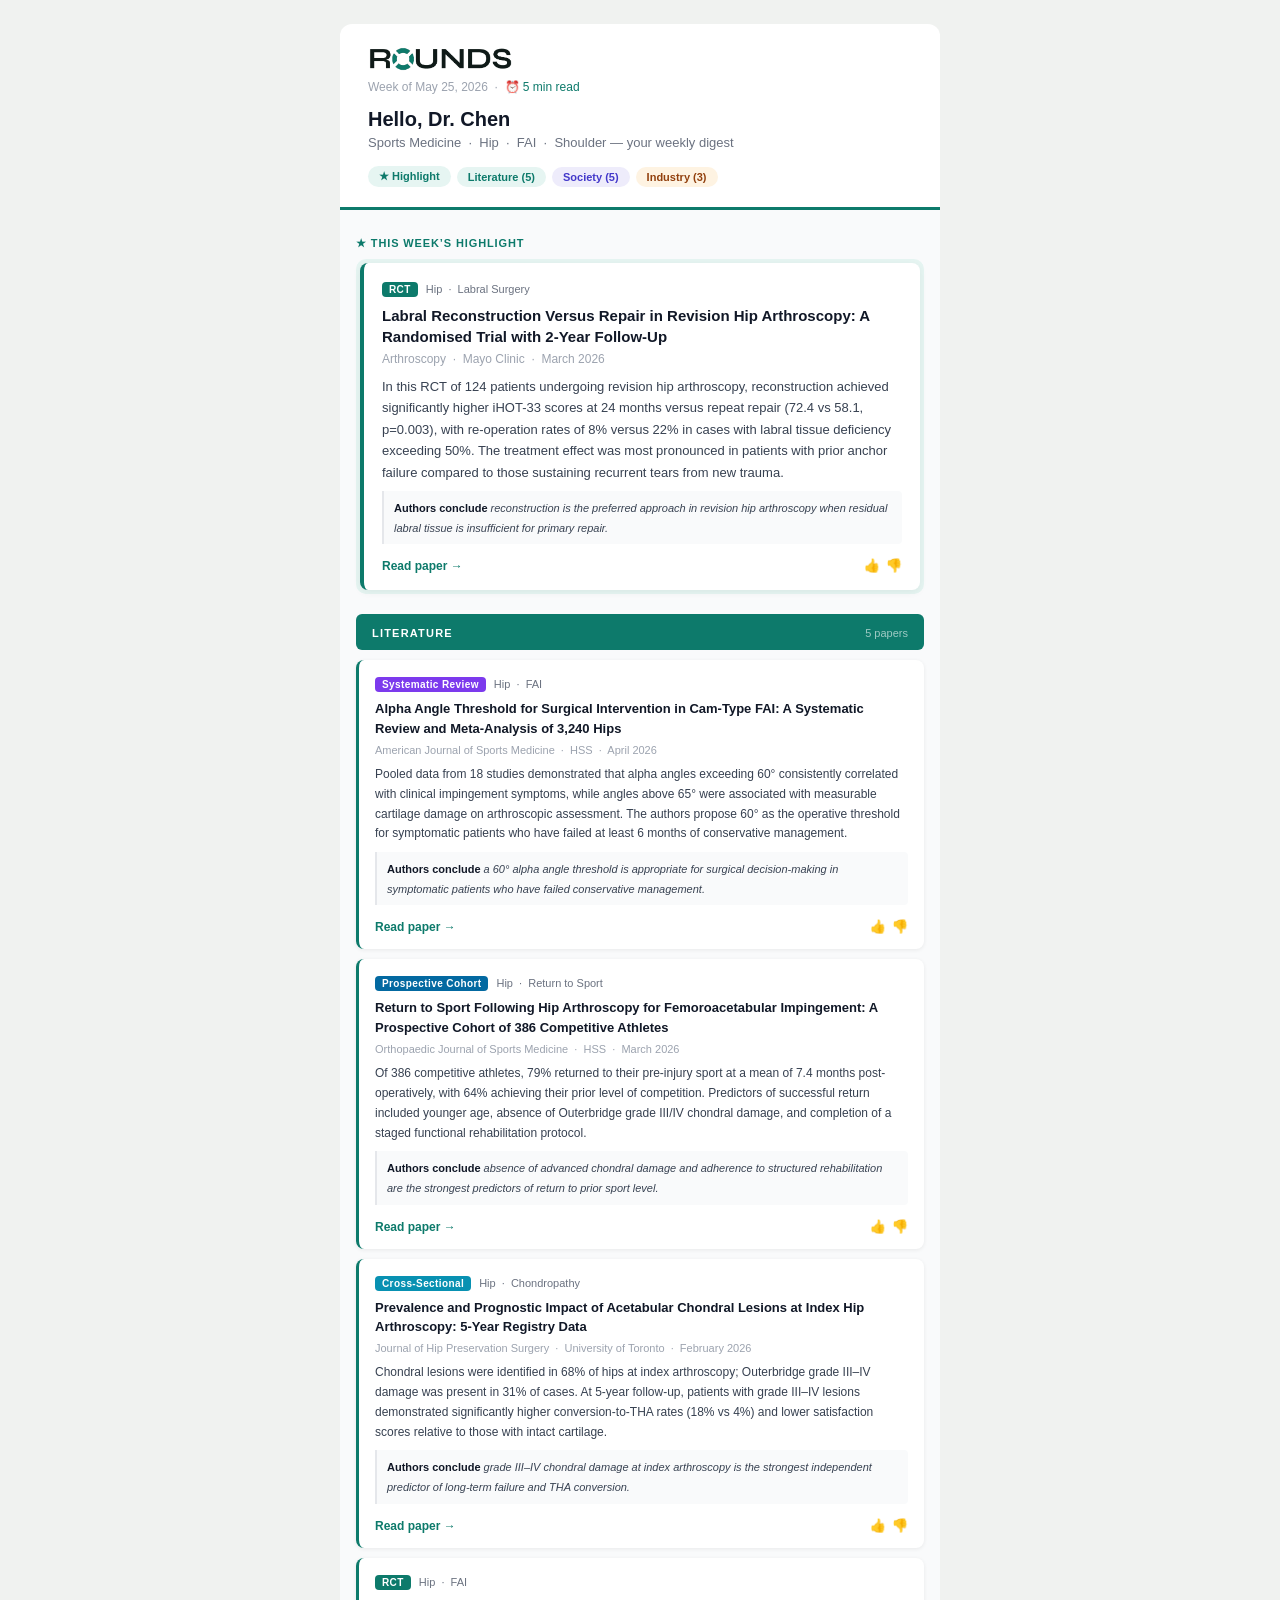
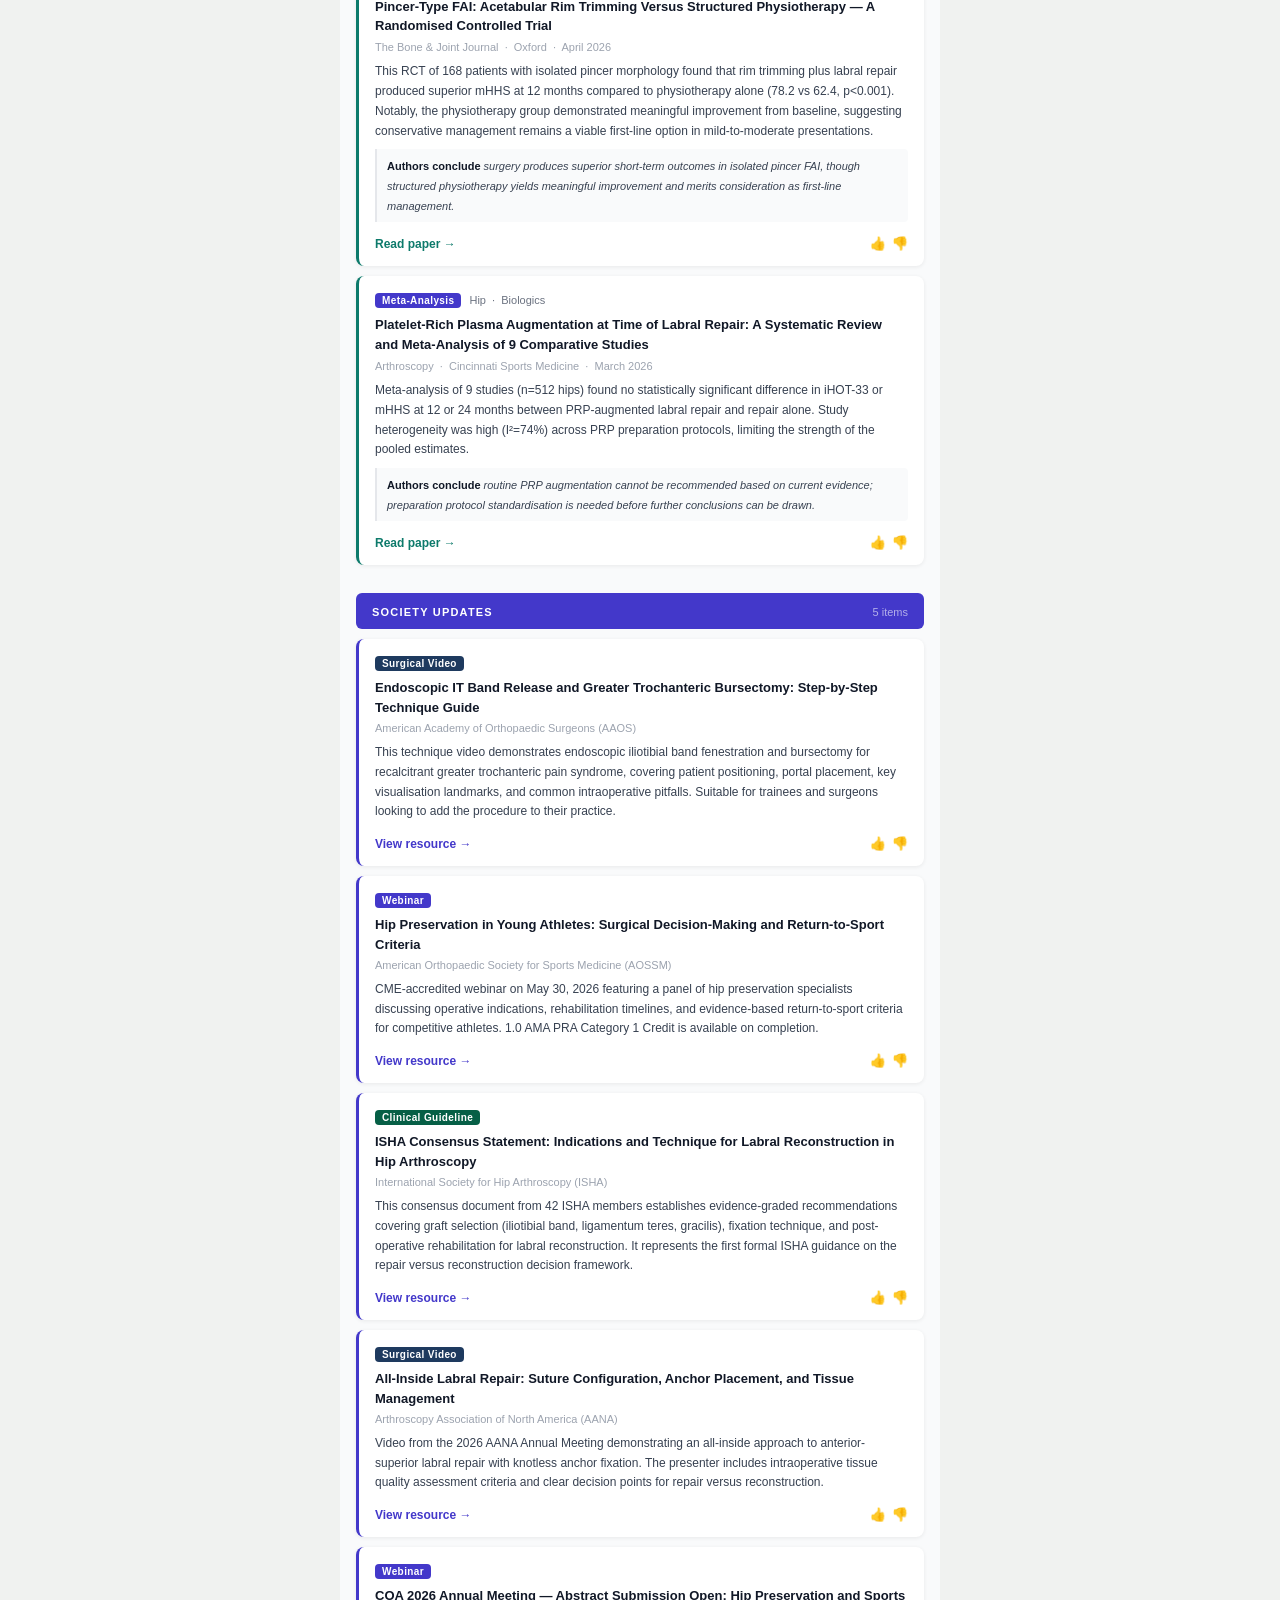
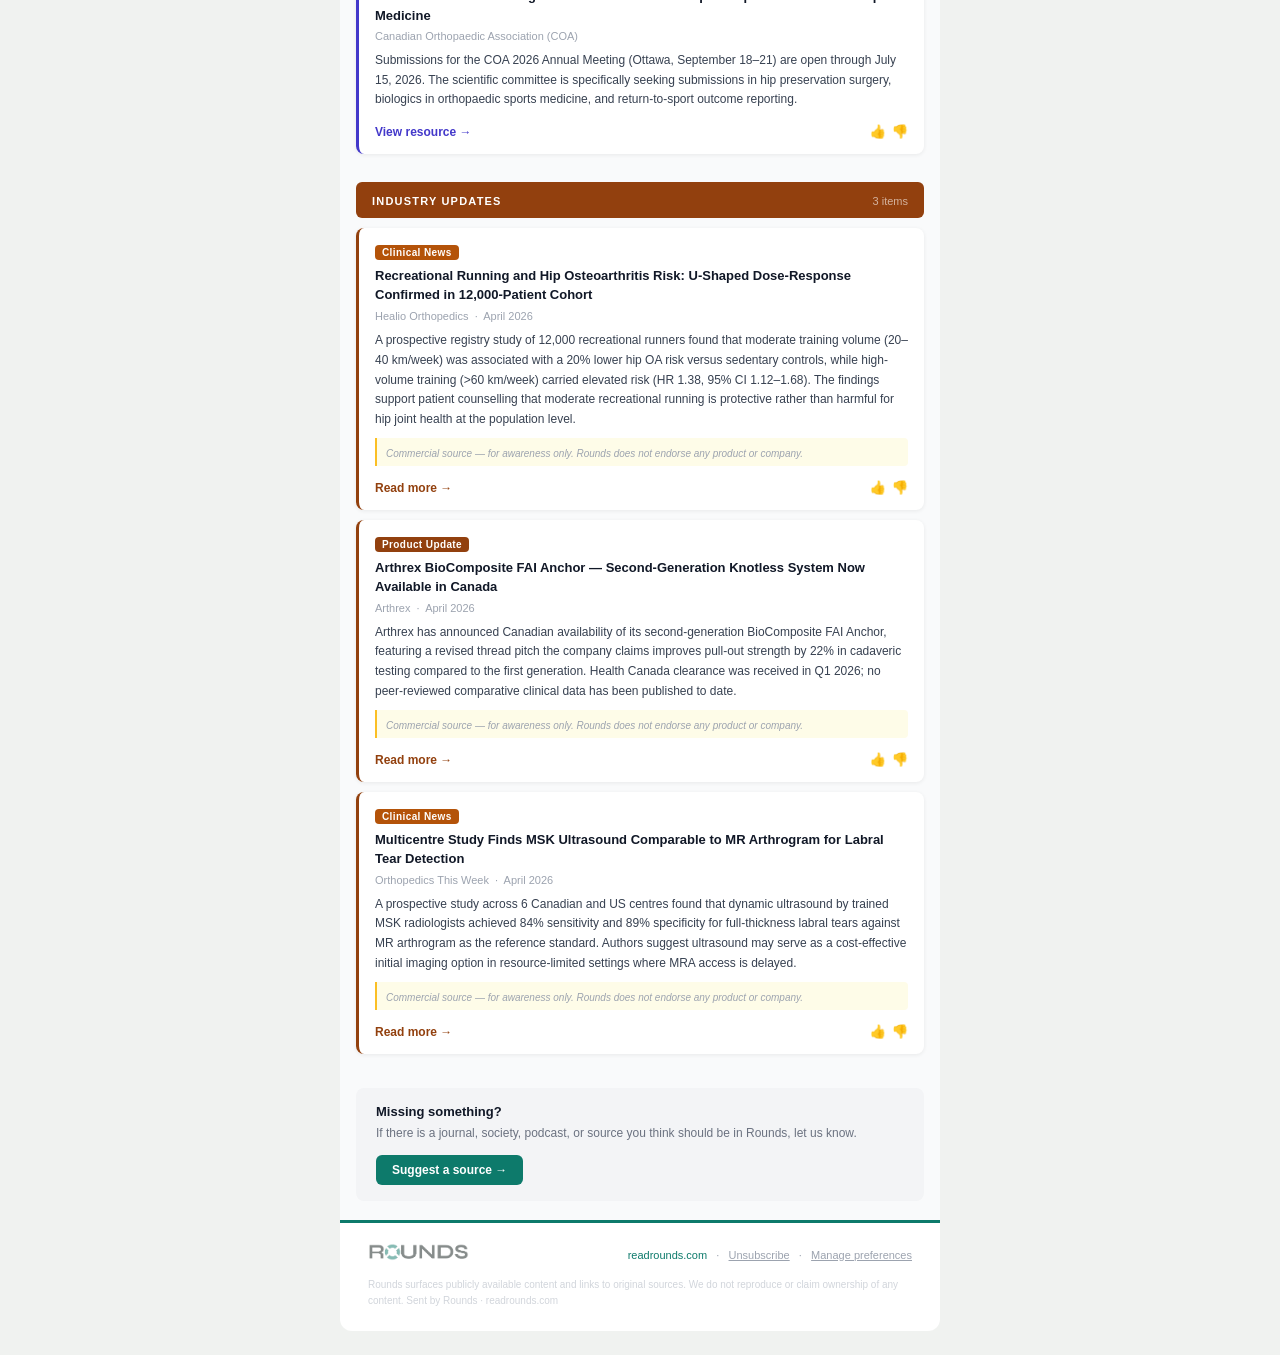
<file: Sampleemail.html>
<!DOCTYPE html>
<html lang="en">
<head>
<meta charset="UTF-8"/>
<meta name="viewport" content="width=device-width,initial-scale=1.0"/>
<meta http-equiv="X-UA-Compatible" content="IE=edge"/>
<title>Rounds &#8212; Week of May 25, 2026</title>
</head>
<body style="margin:0;padding:0;background-color:#f0f2f0;-webkit-text-size-adjust:100%;-ms-text-size-adjust:100%;">

<!-- preheader -->
<span style="display:none;max-height:0;overflow:hidden;mso-hide:all;font-size:1px;color:#f0f2f0;">This week: labral reconstruction RCT, alpha angle thresholds, return-to-sport data, ISHA consensus, and more &mdash; your hip preservation digest &#8203;&#8203;&#8203;&#8203;&#8203;&#8203;&#8203;</span>

<!-- outer -->
<table width="100%" cellpadding="0" cellspacing="0" border="0" bgcolor="#f0f2f0">
<tr><td align="center" style="padding:24px 16px;">

<!-- 600px container -->
<table width="600" cellpadding="0" cellspacing="0" border="0" style="max-width:600px;width:100%;">

  <!-- ════ HEADER CARD ════ -->
  <tr>
    <td bgcolor="#ffffff" style="background:#ffffff;border-radius:12px 12px 0 0;border-bottom:3px solid #0D7A6B;padding:0;">
      <table width="100%" cellpadding="0" cellspacing="0" border="0">

        <!-- Logo -->
        <tr><td style="padding:22px 28px 0 28px;">
          <img src="[data-uri]" alt="ROUNDS" height="26" style="display:block;height:26px;width:auto;border:0;outline:none;text-decoration:none;"/>
        </td></tr>

        <!-- Date / read time -->
        <tr><td style="padding:8px 28px 0;font-size:12px;color:#9CA3AF;font-family:-apple-system,BlinkMacSystemFont,'Segoe UI',Arial,sans-serif;">
          Week of May 25, 2026 &nbsp;&#183;&nbsp; <span style="color:#0D7A6B;font-weight:500;">&#9200; 5 min read</span>
        </td></tr>

        <!-- Greeting -->
        <tr><td style="padding:14px 28px 0;font-size:20px;font-weight:700;color:#111827;font-family:-apple-system,BlinkMacSystemFont,'Segoe UI',Arial,sans-serif;">
          Hello, Dr. Chen
        </td></tr>

        <!-- Specialty -->
        <tr><td style="padding:4px 28px 0;font-size:13px;color:#6B7280;font-family:-apple-system,BlinkMacSystemFont,'Segoe UI',Arial,sans-serif;">
          Sports Medicine &nbsp;&#183;&nbsp; Hip &nbsp;&#183;&nbsp; FAI &nbsp;&#183;&nbsp; Shoulder &mdash; your weekly digest
        </td></tr>

        <!-- TOC -->
        <tr><td style="padding:16px 28px 20px;">
          <table cellpadding="0" cellspacing="0" border="0"><tr>
            <td style="padding-right:6px;"><a href="#highlight" style="display:inline-block;background:#E6F5F2;color:#0D7A6B;font-size:11px;font-weight:600;padding:4px 11px;border-radius:100px;text-decoration:none;font-family:-apple-system,BlinkMacSystemFont,'Segoe UI',Arial,sans-serif;">&#9733; Highlight</a></td>
            <td style="padding-right:6px;"><a href="#literature" style="display:inline-block;background:#E6F5F2;color:#0D7A6B;font-size:11px;font-weight:600;padding:4px 11px;border-radius:100px;text-decoration:none;font-family:-apple-system,BlinkMacSystemFont,'Segoe UI',Arial,sans-serif;">Literature (5)</a></td>
            <td style="padding-right:6px;"><a href="#society" style="display:inline-block;background:#EEECFB;color:#4338CA;font-size:11px;font-weight:600;padding:4px 11px;border-radius:100px;text-decoration:none;font-family:-apple-system,BlinkMacSystemFont,'Segoe UI',Arial,sans-serif;">Society (5)</a></td>
            <td><a href="#industry" style="display:inline-block;background:#FEF3E2;color:#92400E;font-size:11px;font-weight:600;padding:4px 11px;border-radius:100px;text-decoration:none;font-family:-apple-system,BlinkMacSystemFont,'Segoe UI',Arial,sans-serif;">Industry (3)</a></td>
          </tr></table>
        </td></tr>

      </table>
    </td>
  </tr>

  <!-- gap -->
  <tr><td style="height:3px;background:#f9fafb;font-size:1px;line-height:1px;">&nbsp;</td></tr>

  <!-- ════ BODY ════ -->
  <tr>
    <td bgcolor="#f9fafb" style="background:#f9fafb;padding:20px 16px 16px;">

      <!-- HIGHLIGHT -->
      <a name="highlight" style="display:block;font-size:0;line-height:0;">&nbsp;</a>
      
<table width="100%" cellpadding="0" cellspacing="0" border="0" style="margin-bottom:20px;">
  <tr>
    <td style="padding:0 0 8px;">
      <span style="font-size:11px;font-weight:700;color:#0D7A6B;letter-spacing:0.08em;text-transform:uppercase;font-family:-apple-system,BlinkMacSystemFont,'Segoe UI',Arial,sans-serif;">&#9733; This week&#8217;s highlight</span>
    </td>
  </tr>
  <tr>
    <td style="background:#E6F5F2;border-radius:10px;padding:4px;">
      <table width="100%" cellpadding="0" cellspacing="0" border="0">
        <tr>
          <td style="background:#ffffff;border-radius:8px;border-left:4px solid #0D7A6B;padding:16px 18px;box-shadow:0 2px 8px rgba(0,0,0,0.06);">
            <table cellpadding="0" cellspacing="0" border="0" style="margin-bottom:8px;"><tr>
              <td style="padding:0;"><span style="display:inline-block;background:#0D7A6B;border-radius:4px;padding:2px 7px;font-size:10px;font-weight:700;color:#ffffff;letter-spacing:0.04em;font-family:-apple-system,BlinkMacSystemFont,'Segoe UI',Arial,sans-serif;">RCT</span></td>
              <td style="padding-left:8px;"><span style="font-size:11px;color:#6B7280;font-family:-apple-system,BlinkMacSystemFont,'Segoe UI',Arial,sans-serif;">Hip &nbsp;&#183;&nbsp; Labral Surgery</span></td>
            </tr></table>
            <p style="margin:0 0 5px;"><a href="https://doi.org/10.1016/j.arthro.2026.02.041" style="font-size:15px;font-weight:700;color:#111827;text-decoration:none;line-height:1.4;font-family:-apple-system,BlinkMacSystemFont,'Segoe UI',Arial,sans-serif;">Labral Reconstruction Versus Repair in Revision Hip Arthroscopy: A Randomised Trial with 2-Year Follow-Up</a></p>
            <p style="margin:0 0 10px;font-size:12px;color:#9CA3AF;font-family:-apple-system,BlinkMacSystemFont,'Segoe UI',Arial,sans-serif;">Arthroscopy &nbsp;&#183;&nbsp; Mayo Clinic &nbsp;&#183;&nbsp; March 2026</p>
            <p style="margin:0;font-size:13px;color:#374151;line-height:1.65;font-family:-apple-system,BlinkMacSystemFont,'Segoe UI',Arial,sans-serif;">In this RCT of 124 patients undergoing revision hip arthroscopy, reconstruction achieved significantly higher iHOT-33 scores at 24 months versus repeat repair (72.4 vs 58.1, p=0.003), with re-operation rates of 8% versus 22% in cases with labral tissue deficiency exceeding 50%. The treatment effect was most pronounced in patients with prior anchor failure compared to those sustaining recurrent tears from new trauma.</p>
            
<table width="100%" cellpadding="0" cellspacing="0" border="0" style="margin:8px 0 12px;">
  <tr><td style="background:#F9FAFB;border-left:2px solid #E5E7EB;border-radius:0 4px 4px 0;padding:7px 10px;">
    <span style="font-size:11px;font-style:italic;color:#374151;line-height:1.6;font-family:-apple-system,BlinkMacSystemFont,'Segoe UI',Arial,sans-serif;"><strong style="font-style:normal;color:#111827;font-size:11px;">Authors conclude</strong> reconstruction is the preferred approach in revision hip arthroscopy when residual labral tissue is insufficient for primary repair.</span>
  </td></tr>
</table>
            <table width="100%" cellpadding="0" cellspacing="0" border="0"><tr>
              <td><a href="https://doi.org/10.1016/j.arthro.2026.02.041" style="font-size:12px;font-weight:600;color:#0D7A6B;text-decoration:none;font-family:-apple-system,BlinkMacSystemFont,'Segoe UI',Arial,sans-serif;">Read paper &#8594;</a></td>
              <td align="right"><a href="https://readrounds.com/feedback?item=hl001&amp;value=up" style="font-size:13px;text-decoration:none;color:#6B7280;margin-right:6px;">&#128077;</a><a href="https://readrounds.com/feedback?item=hl001&amp;value=down" style="font-size:13px;text-decoration:none;color:#6B7280;">&#128078;</a></td>
            </tr></table>
          </td>
        </tr>
      </table>
    </td>
  </tr>
</table>

      <!-- LITERATURE -->
      <a name="literature" style="display:block;font-size:0;line-height:0;">&nbsp;</a>
      
<table width="100%" cellpadding="0" cellspacing="0" border="0" style="margin-bottom:10px;">
  <tr>
    <td style="background:#0D7A6B;border-radius:6px;padding:9px 16px;">
      <table width="100%" cellpadding="0" cellspacing="0" border="0"><tr>
        <td><span style="font-size:11px;font-weight:700;color:#ffffff;text-transform:uppercase;letter-spacing:1.2px;font-family:-apple-system,BlinkMacSystemFont,'Segoe UI',Arial,sans-serif;">Literature</span></td>
        <td align="right"><span style="font-size:11px;color:rgba(255,255,255,0.6);font-family:-apple-system,BlinkMacSystemFont,'Segoe UI',Arial,sans-serif;">5 papers</span></td>
      </tr></table>
    </td>
  </tr>
</table>
      
<table width="100%" cellpadding="0" cellspacing="0" border="0" style="margin-bottom:10px;">
  <tr>
    <td style="background:#ffffff;border-radius:8px;border-left:3px solid #0D7A6B;padding:14px 16px;box-shadow:0 1px 4px rgba(0,0,0,0.07);">
      <table cellpadding="0" cellspacing="0" border="0" style="margin-bottom:7px;"><tr>
        <td style="padding:0;"><span style="display:inline-block;background:#7C3AED;border-radius:4px;padding:2px 7px;font-size:10px;font-weight:700;color:#ffffff;letter-spacing:0.04em;font-family:-apple-system,BlinkMacSystemFont,'Segoe UI',Arial,sans-serif;">Systematic Review</span></td>
        <td style="padding-left:8px;"><span style="font-size:11px;color:#6B7280;font-family:-apple-system,BlinkMacSystemFont,'Segoe UI',Arial,sans-serif;">Hip &nbsp;&#183;&nbsp; FAI</span></td>
      </tr></table>
      <p style="margin:0 0 5px;"><a href="https://doi.org/10.1177/03635465261089234" style="font-size:13px;font-weight:600;color:#111827;text-decoration:none;line-height:1.45;font-family:-apple-system,BlinkMacSystemFont,'Segoe UI',Arial,sans-serif;">Alpha Angle Threshold for Surgical Intervention in Cam-Type FAI: A Systematic Review and Meta-Analysis of 3,240 Hips</a></p>
      <p style="margin:0 0 9px;font-size:11px;color:#9CA3AF;font-family:-apple-system,BlinkMacSystemFont,'Segoe UI',Arial,sans-serif;">American Journal of Sports Medicine &nbsp;&#183;&nbsp; HSS &nbsp;&#183;&nbsp; April 2026</p>
      <p style="margin:0;font-size:12px;color:#374151;line-height:1.65;font-family:-apple-system,BlinkMacSystemFont,'Segoe UI',Arial,sans-serif;">Pooled data from 18 studies demonstrated that alpha angles exceeding 60&#176; consistently correlated with clinical impingement symptoms, while angles above 65&#176; were associated with measurable cartilage damage on arthroscopic assessment. The authors propose 60&#176; as the operative threshold for symptomatic patients who have failed at least 6 months of conservative management.</p>
      
<table width="100%" cellpadding="0" cellspacing="0" border="0" style="margin:8px 0 12px;">
  <tr><td style="background:#F9FAFB;border-left:2px solid #E5E7EB;border-radius:0 4px 4px 0;padding:7px 10px;">
    <span style="font-size:11px;font-style:italic;color:#374151;line-height:1.6;font-family:-apple-system,BlinkMacSystemFont,'Segoe UI',Arial,sans-serif;"><strong style="font-style:normal;color:#111827;font-size:11px;">Authors conclude</strong> a 60&#176; alpha angle threshold is appropriate for surgical decision-making in symptomatic patients who have failed conservative management.</span>
  </td></tr>
</table>
      <table width="100%" cellpadding="0" cellspacing="0" border="0"><tr>
        <td><a href="https://doi.org/10.1177/03635465261089234" style="font-size:12px;font-weight:600;color:#0D7A6B;text-decoration:none;font-family:-apple-system,BlinkMacSystemFont,'Segoe UI',Arial,sans-serif;">Read paper &#8594;</a></td>
        <td align="right"><a href="https://readrounds.com/feedback?item=lit001&amp;value=up" style="font-size:13px;text-decoration:none;color:#6B7280;margin-right:6px;">&#128077;</a><a href="https://readrounds.com/feedback?item=lit001&amp;value=down" style="font-size:13px;text-decoration:none;color:#6B7280;">&#128078;</a></td>
      </tr></table>
    </td>
  </tr>
</table>
<table width="100%" cellpadding="0" cellspacing="0" border="0" style="margin-bottom:10px;">
  <tr>
    <td style="background:#ffffff;border-radius:8px;border-left:3px solid #0D7A6B;padding:14px 16px;box-shadow:0 1px 4px rgba(0,0,0,0.07);">
      <table cellpadding="0" cellspacing="0" border="0" style="margin-bottom:7px;"><tr>
        <td style="padding:0;"><span style="display:inline-block;background:#0369A1;border-radius:4px;padding:2px 7px;font-size:10px;font-weight:700;color:#ffffff;letter-spacing:0.04em;font-family:-apple-system,BlinkMacSystemFont,'Segoe UI',Arial,sans-serif;">Prospective Cohort</span></td>
        <td style="padding-left:8px;"><span style="font-size:11px;color:#6B7280;font-family:-apple-system,BlinkMacSystemFont,'Segoe UI',Arial,sans-serif;">Hip &nbsp;&#183;&nbsp; Return to Sport</span></td>
      </tr></table>
      <p style="margin:0 0 5px;"><a href="https://doi.org/10.1177/23259671261045678" style="font-size:13px;font-weight:600;color:#111827;text-decoration:none;line-height:1.45;font-family:-apple-system,BlinkMacSystemFont,'Segoe UI',Arial,sans-serif;">Return to Sport Following Hip Arthroscopy for Femoroacetabular Impingement: A Prospective Cohort of 386 Competitive Athletes</a></p>
      <p style="margin:0 0 9px;font-size:11px;color:#9CA3AF;font-family:-apple-system,BlinkMacSystemFont,'Segoe UI',Arial,sans-serif;">Orthopaedic Journal of Sports Medicine &nbsp;&#183;&nbsp; HSS &nbsp;&#183;&nbsp; March 2026</p>
      <p style="margin:0;font-size:12px;color:#374151;line-height:1.65;font-family:-apple-system,BlinkMacSystemFont,'Segoe UI',Arial,sans-serif;">Of 386 competitive athletes, 79% returned to their pre-injury sport at a mean of 7.4 months post-operatively, with 64% achieving their prior level of competition. Predictors of successful return included younger age, absence of Outerbridge grade III/IV chondral damage, and completion of a staged functional rehabilitation protocol.</p>
      
<table width="100%" cellpadding="0" cellspacing="0" border="0" style="margin:8px 0 12px;">
  <tr><td style="background:#F9FAFB;border-left:2px solid #E5E7EB;border-radius:0 4px 4px 0;padding:7px 10px;">
    <span style="font-size:11px;font-style:italic;color:#374151;line-height:1.6;font-family:-apple-system,BlinkMacSystemFont,'Segoe UI',Arial,sans-serif;"><strong style="font-style:normal;color:#111827;font-size:11px;">Authors conclude</strong> absence of advanced chondral damage and adherence to structured rehabilitation are the strongest predictors of return to prior sport level.</span>
  </td></tr>
</table>
      <table width="100%" cellpadding="0" cellspacing="0" border="0"><tr>
        <td><a href="https://doi.org/10.1177/23259671261045678" style="font-size:12px;font-weight:600;color:#0D7A6B;text-decoration:none;font-family:-apple-system,BlinkMacSystemFont,'Segoe UI',Arial,sans-serif;">Read paper &#8594;</a></td>
        <td align="right"><a href="https://readrounds.com/feedback?item=lit002&amp;value=up" style="font-size:13px;text-decoration:none;color:#6B7280;margin-right:6px;">&#128077;</a><a href="https://readrounds.com/feedback?item=lit002&amp;value=down" style="font-size:13px;text-decoration:none;color:#6B7280;">&#128078;</a></td>
      </tr></table>
    </td>
  </tr>
</table>
<table width="100%" cellpadding="0" cellspacing="0" border="0" style="margin-bottom:10px;">
  <tr>
    <td style="background:#ffffff;border-radius:8px;border-left:3px solid #0D7A6B;padding:14px 16px;box-shadow:0 1px 4px rgba(0,0,0,0.07);">
      <table cellpadding="0" cellspacing="0" border="0" style="margin-bottom:7px;"><tr>
        <td style="padding:0;"><span style="display:inline-block;background:#0891B2;border-radius:4px;padding:2px 7px;font-size:10px;font-weight:700;color:#ffffff;letter-spacing:0.04em;font-family:-apple-system,BlinkMacSystemFont,'Segoe UI',Arial,sans-serif;">Cross-Sectional</span></td>
        <td style="padding-left:8px;"><span style="font-size:11px;color:#6B7280;font-family:-apple-system,BlinkMacSystemFont,'Segoe UI',Arial,sans-serif;">Hip &nbsp;&#183;&nbsp; Chondropathy</span></td>
      </tr></table>
      <p style="margin:0 0 5px;"><a href="https://doi.org/10.1093/jhps/hnae012" style="font-size:13px;font-weight:600;color:#111827;text-decoration:none;line-height:1.45;font-family:-apple-system,BlinkMacSystemFont,'Segoe UI',Arial,sans-serif;">Prevalence and Prognostic Impact of Acetabular Chondral Lesions at Index Hip Arthroscopy: 5-Year Registry Data</a></p>
      <p style="margin:0 0 9px;font-size:11px;color:#9CA3AF;font-family:-apple-system,BlinkMacSystemFont,'Segoe UI',Arial,sans-serif;">Journal of Hip Preservation Surgery &nbsp;&#183;&nbsp; University of Toronto &nbsp;&#183;&nbsp; February 2026</p>
      <p style="margin:0;font-size:12px;color:#374151;line-height:1.65;font-family:-apple-system,BlinkMacSystemFont,'Segoe UI',Arial,sans-serif;">Chondral lesions were identified in 68% of hips at index arthroscopy; Outerbridge grade III&#8211;IV damage was present in 31% of cases. At 5-year follow-up, patients with grade III&#8211;IV lesions demonstrated significantly higher conversion-to-THA rates (18% vs 4%) and lower satisfaction scores relative to those with intact cartilage.</p>
      
<table width="100%" cellpadding="0" cellspacing="0" border="0" style="margin:8px 0 12px;">
  <tr><td style="background:#F9FAFB;border-left:2px solid #E5E7EB;border-radius:0 4px 4px 0;padding:7px 10px;">
    <span style="font-size:11px;font-style:italic;color:#374151;line-height:1.6;font-family:-apple-system,BlinkMacSystemFont,'Segoe UI',Arial,sans-serif;"><strong style="font-style:normal;color:#111827;font-size:11px;">Authors conclude</strong> grade III&#8211;IV chondral damage at index arthroscopy is the strongest independent predictor of long-term failure and THA conversion.</span>
  </td></tr>
</table>
      <table width="100%" cellpadding="0" cellspacing="0" border="0"><tr>
        <td><a href="https://doi.org/10.1093/jhps/hnae012" style="font-size:12px;font-weight:600;color:#0D7A6B;text-decoration:none;font-family:-apple-system,BlinkMacSystemFont,'Segoe UI',Arial,sans-serif;">Read paper &#8594;</a></td>
        <td align="right"><a href="https://readrounds.com/feedback?item=lit003&amp;value=up" style="font-size:13px;text-decoration:none;color:#6B7280;margin-right:6px;">&#128077;</a><a href="https://readrounds.com/feedback?item=lit003&amp;value=down" style="font-size:13px;text-decoration:none;color:#6B7280;">&#128078;</a></td>
      </tr></table>
    </td>
  </tr>
</table>
<table width="100%" cellpadding="0" cellspacing="0" border="0" style="margin-bottom:10px;">
  <tr>
    <td style="background:#ffffff;border-radius:8px;border-left:3px solid #0D7A6B;padding:14px 16px;box-shadow:0 1px 4px rgba(0,0,0,0.07);">
      <table cellpadding="0" cellspacing="0" border="0" style="margin-bottom:7px;"><tr>
        <td style="padding:0;"><span style="display:inline-block;background:#0D7A6B;border-radius:4px;padding:2px 7px;font-size:10px;font-weight:700;color:#ffffff;letter-spacing:0.04em;font-family:-apple-system,BlinkMacSystemFont,'Segoe UI',Arial,sans-serif;">RCT</span></td>
        <td style="padding-left:8px;"><span style="font-size:11px;color:#6B7280;font-family:-apple-system,BlinkMacSystemFont,'Segoe UI',Arial,sans-serif;">Hip &nbsp;&#183;&nbsp; FAI</span></td>
      </tr></table>
      <p style="margin:0 0 5px;"><a href="https://doi.org/10.1302/0301-620X.108B4.BJJ-2025-1456" style="font-size:13px;font-weight:600;color:#111827;text-decoration:none;line-height:1.45;font-family:-apple-system,BlinkMacSystemFont,'Segoe UI',Arial,sans-serif;">Pincer-Type FAI: Acetabular Rim Trimming Versus Structured Physiotherapy &#8212; A Randomised Controlled Trial</a></p>
      <p style="margin:0 0 9px;font-size:11px;color:#9CA3AF;font-family:-apple-system,BlinkMacSystemFont,'Segoe UI',Arial,sans-serif;">The Bone &amp; Joint Journal &nbsp;&#183;&nbsp; Oxford &nbsp;&#183;&nbsp; April 2026</p>
      <p style="margin:0;font-size:12px;color:#374151;line-height:1.65;font-family:-apple-system,BlinkMacSystemFont,'Segoe UI',Arial,sans-serif;">This RCT of 168 patients with isolated pincer morphology found that rim trimming plus labral repair produced superior mHHS at 12 months compared to physiotherapy alone (78.2 vs 62.4, p&lt;0.001). Notably, the physiotherapy group demonstrated meaningful improvement from baseline, suggesting conservative management remains a viable first-line option in mild-to-moderate presentations.</p>
      
<table width="100%" cellpadding="0" cellspacing="0" border="0" style="margin:8px 0 12px;">
  <tr><td style="background:#F9FAFB;border-left:2px solid #E5E7EB;border-radius:0 4px 4px 0;padding:7px 10px;">
    <span style="font-size:11px;font-style:italic;color:#374151;line-height:1.6;font-family:-apple-system,BlinkMacSystemFont,'Segoe UI',Arial,sans-serif;"><strong style="font-style:normal;color:#111827;font-size:11px;">Authors conclude</strong> surgery produces superior short-term outcomes in isolated pincer FAI, though structured physiotherapy yields meaningful improvement and merits consideration as first-line management.</span>
  </td></tr>
</table>
      <table width="100%" cellpadding="0" cellspacing="0" border="0"><tr>
        <td><a href="https://doi.org/10.1302/0301-620X.108B4.BJJ-2025-1456" style="font-size:12px;font-weight:600;color:#0D7A6B;text-decoration:none;font-family:-apple-system,BlinkMacSystemFont,'Segoe UI',Arial,sans-serif;">Read paper &#8594;</a></td>
        <td align="right"><a href="https://readrounds.com/feedback?item=lit004&amp;value=up" style="font-size:13px;text-decoration:none;color:#6B7280;margin-right:6px;">&#128077;</a><a href="https://readrounds.com/feedback?item=lit004&amp;value=down" style="font-size:13px;text-decoration:none;color:#6B7280;">&#128078;</a></td>
      </tr></table>
    </td>
  </tr>
</table>
<table width="100%" cellpadding="0" cellspacing="0" border="0" style="margin-bottom:10px;">
  <tr>
    <td style="background:#ffffff;border-radius:8px;border-left:3px solid #0D7A6B;padding:14px 16px;box-shadow:0 1px 4px rgba(0,0,0,0.07);">
      <table cellpadding="0" cellspacing="0" border="0" style="margin-bottom:7px;"><tr>
        <td style="padding:0;"><span style="display:inline-block;background:#4338CA;border-radius:4px;padding:2px 7px;font-size:10px;font-weight:700;color:#ffffff;letter-spacing:0.04em;font-family:-apple-system,BlinkMacSystemFont,'Segoe UI',Arial,sans-serif;">Meta-Analysis</span></td>
        <td style="padding-left:8px;"><span style="font-size:11px;color:#6B7280;font-family:-apple-system,BlinkMacSystemFont,'Segoe UI',Arial,sans-serif;">Hip &nbsp;&#183;&nbsp; Biologics</span></td>
      </tr></table>
      <p style="margin:0 0 5px;"><a href="https://doi.org/10.1016/j.arthro.2026.01.089" style="font-size:13px;font-weight:600;color:#111827;text-decoration:none;line-height:1.45;font-family:-apple-system,BlinkMacSystemFont,'Segoe UI',Arial,sans-serif;">Platelet-Rich Plasma Augmentation at Time of Labral Repair: A Systematic Review and Meta-Analysis of 9 Comparative Studies</a></p>
      <p style="margin:0 0 9px;font-size:11px;color:#9CA3AF;font-family:-apple-system,BlinkMacSystemFont,'Segoe UI',Arial,sans-serif;">Arthroscopy &nbsp;&#183;&nbsp; Cincinnati Sports Medicine &nbsp;&#183;&nbsp; March 2026</p>
      <p style="margin:0;font-size:12px;color:#374151;line-height:1.65;font-family:-apple-system,BlinkMacSystemFont,'Segoe UI',Arial,sans-serif;">Meta-analysis of 9 studies (n=512 hips) found no statistically significant difference in iHOT-33 or mHHS at 12 or 24 months between PRP-augmented labral repair and repair alone. Study heterogeneity was high (I&#178;=74%) across PRP preparation protocols, limiting the strength of the pooled estimates.</p>
      
<table width="100%" cellpadding="0" cellspacing="0" border="0" style="margin:8px 0 12px;">
  <tr><td style="background:#F9FAFB;border-left:2px solid #E5E7EB;border-radius:0 4px 4px 0;padding:7px 10px;">
    <span style="font-size:11px;font-style:italic;color:#374151;line-height:1.6;font-family:-apple-system,BlinkMacSystemFont,'Segoe UI',Arial,sans-serif;"><strong style="font-style:normal;color:#111827;font-size:11px;">Authors conclude</strong> routine PRP augmentation cannot be recommended based on current evidence; preparation protocol standardisation is needed before further conclusions can be drawn.</span>
  </td></tr>
</table>
      <table width="100%" cellpadding="0" cellspacing="0" border="0"><tr>
        <td><a href="https://doi.org/10.1016/j.arthro.2026.01.089" style="font-size:12px;font-weight:600;color:#0D7A6B;text-decoration:none;font-family:-apple-system,BlinkMacSystemFont,'Segoe UI',Arial,sans-serif;">Read paper &#8594;</a></td>
        <td align="right"><a href="https://readrounds.com/feedback?item=lit005&amp;value=up" style="font-size:13px;text-decoration:none;color:#6B7280;margin-right:6px;">&#128077;</a><a href="https://readrounds.com/feedback?item=lit005&amp;value=down" style="font-size:13px;text-decoration:none;color:#6B7280;">&#128078;</a></td>
      </tr></table>
    </td>
  </tr>
</table>

      <!-- spacer -->
      <table width="100%" cellpadding="0" cellspacing="0" border="0"><tr><td style="height:12px;">&nbsp;</td></tr></table>

      <!-- SOCIETY -->
      <a name="society" style="display:block;font-size:0;line-height:0;">&nbsp;</a>
      
<table width="100%" cellpadding="0" cellspacing="0" border="0" style="margin-bottom:10px;">
  <tr>
    <td style="background:#4338CA;border-radius:6px;padding:9px 16px;">
      <table width="100%" cellpadding="0" cellspacing="0" border="0"><tr>
        <td><span style="font-size:11px;font-weight:700;color:#ffffff;text-transform:uppercase;letter-spacing:1.2px;font-family:-apple-system,BlinkMacSystemFont,'Segoe UI',Arial,sans-serif;">Society Updates</span></td>
        <td align="right"><span style="font-size:11px;color:rgba(255,255,255,0.6);font-family:-apple-system,BlinkMacSystemFont,'Segoe UI',Arial,sans-serif;">5 items</span></td>
      </tr></table>
    </td>
  </tr>
</table>
      
<table width="100%" cellpadding="0" cellspacing="0" border="0" style="margin-bottom:10px;">
  <tr>
    <td style="background:#ffffff;border-radius:8px;border-left:3px solid #4338CA;padding:14px 16px;box-shadow:0 1px 4px rgba(0,0,0,0.07);">
      <table cellpadding="0" cellspacing="0" border="0" style="margin-bottom:7px;"><tr>
        <td style="padding:0;"><span style="display:inline-block;background:#1E3A5F;border-radius:4px;padding:2px 7px;font-size:10px;font-weight:700;color:#ffffff;letter-spacing:0.04em;font-family:-apple-system,BlinkMacSystemFont,'Segoe UI',Arial,sans-serif;">Surgical Video</span></td>
      </tr></table>
      <p style="margin:0 0 4px;"><a href="https://www.aaos.org/videos" style="font-size:13px;font-weight:600;color:#111827;text-decoration:none;line-height:1.45;font-family:-apple-system,BlinkMacSystemFont,'Segoe UI',Arial,sans-serif;">Endoscopic IT Band Release and Greater Trochanteric Bursectomy: Step-by-Step Technique Guide</a></p>
      <p style="margin:0 0 9px;font-size:11px;color:#9CA3AF;font-family:-apple-system,BlinkMacSystemFont,'Segoe UI',Arial,sans-serif;">American Academy of Orthopaedic Surgeons (AAOS)</p>
      <p style="margin:0;font-size:12px;color:#374151;line-height:1.65;font-family:-apple-system,BlinkMacSystemFont,'Segoe UI',Arial,sans-serif;">This technique video demonstrates endoscopic iliotibial band fenestration and bursectomy for recalcitrant greater trochanteric pain syndrome, covering patient positioning, portal placement, key visualisation landmarks, and common intraoperative pitfalls. Suitable for trainees and surgeons looking to add the procedure to their practice.</p>
      <table width="100%" cellpadding="0" cellspacing="0" border="0" style="margin-top:12px;"><tr>
        <td><a href="https://www.aaos.org/videos" style="font-size:12px;font-weight:600;color:#4338CA;text-decoration:none;font-family:-apple-system,BlinkMacSystemFont,'Segoe UI',Arial,sans-serif;">View resource &#8594;</a></td>
        <td align="right"><a href="https://readrounds.com/feedback?item=soc001&amp;value=up" style="font-size:13px;text-decoration:none;color:#6B7280;margin-right:6px;">&#128077;</a><a href="https://readrounds.com/feedback?item=soc001&amp;value=down" style="font-size:13px;text-decoration:none;color:#6B7280;">&#128078;</a></td>
      </tr></table>
    </td>
  </tr>
</table>
<table width="100%" cellpadding="0" cellspacing="0" border="0" style="margin-bottom:10px;">
  <tr>
    <td style="background:#ffffff;border-radius:8px;border-left:3px solid #4338CA;padding:14px 16px;box-shadow:0 1px 4px rgba(0,0,0,0.07);">
      <table cellpadding="0" cellspacing="0" border="0" style="margin-bottom:7px;"><tr>
        <td style="padding:0;"><span style="display:inline-block;background:#4338CA;border-radius:4px;padding:2px 7px;font-size:10px;font-weight:700;color:#ffffff;letter-spacing:0.04em;font-family:-apple-system,BlinkMacSystemFont,'Segoe UI',Arial,sans-serif;">Webinar</span></td>
      </tr></table>
      <p style="margin:0 0 4px;"><a href="https://www.aossm.org/education" style="font-size:13px;font-weight:600;color:#111827;text-decoration:none;line-height:1.45;font-family:-apple-system,BlinkMacSystemFont,'Segoe UI',Arial,sans-serif;">Hip Preservation in Young Athletes: Surgical Decision-Making and Return-to-Sport Criteria</a></p>
      <p style="margin:0 0 9px;font-size:11px;color:#9CA3AF;font-family:-apple-system,BlinkMacSystemFont,'Segoe UI',Arial,sans-serif;">American Orthopaedic Society for Sports Medicine (AOSSM)</p>
      <p style="margin:0;font-size:12px;color:#374151;line-height:1.65;font-family:-apple-system,BlinkMacSystemFont,'Segoe UI',Arial,sans-serif;">CME-accredited webinar on May 30, 2026 featuring a panel of hip preservation specialists discussing operative indications, rehabilitation timelines, and evidence-based return-to-sport criteria for competitive athletes. 1.0 AMA PRA Category 1 Credit is available on completion.</p>
      <table width="100%" cellpadding="0" cellspacing="0" border="0" style="margin-top:12px;"><tr>
        <td><a href="https://www.aossm.org/education" style="font-size:12px;font-weight:600;color:#4338CA;text-decoration:none;font-family:-apple-system,BlinkMacSystemFont,'Segoe UI',Arial,sans-serif;">View resource &#8594;</a></td>
        <td align="right"><a href="https://readrounds.com/feedback?item=soc002&amp;value=up" style="font-size:13px;text-decoration:none;color:#6B7280;margin-right:6px;">&#128077;</a><a href="https://readrounds.com/feedback?item=soc002&amp;value=down" style="font-size:13px;text-decoration:none;color:#6B7280;">&#128078;</a></td>
      </tr></table>
    </td>
  </tr>
</table>
<table width="100%" cellpadding="0" cellspacing="0" border="0" style="margin-bottom:10px;">
  <tr>
    <td style="background:#ffffff;border-radius:8px;border-left:3px solid #4338CA;padding:14px 16px;box-shadow:0 1px 4px rgba(0,0,0,0.07);">
      <table cellpadding="0" cellspacing="0" border="0" style="margin-bottom:7px;"><tr>
        <td style="padding:0;"><span style="display:inline-block;background:#065F46;border-radius:4px;padding:2px 7px;font-size:10px;font-weight:700;color:#ffffff;letter-spacing:0.04em;font-family:-apple-system,BlinkMacSystemFont,'Segoe UI',Arial,sans-serif;">Clinical Guideline</span></td>
      </tr></table>
      <p style="margin:0 0 4px;"><a href="https://ishasociety.com/resources" style="font-size:13px;font-weight:600;color:#111827;text-decoration:none;line-height:1.45;font-family:-apple-system,BlinkMacSystemFont,'Segoe UI',Arial,sans-serif;">ISHA Consensus Statement: Indications and Technique for Labral Reconstruction in Hip Arthroscopy</a></p>
      <p style="margin:0 0 9px;font-size:11px;color:#9CA3AF;font-family:-apple-system,BlinkMacSystemFont,'Segoe UI',Arial,sans-serif;">International Society for Hip Arthroscopy (ISHA)</p>
      <p style="margin:0;font-size:12px;color:#374151;line-height:1.65;font-family:-apple-system,BlinkMacSystemFont,'Segoe UI',Arial,sans-serif;">This consensus document from 42 ISHA members establishes evidence-graded recommendations covering graft selection (iliotibial band, ligamentum teres, gracilis), fixation technique, and post-operative rehabilitation for labral reconstruction. It represents the first formal ISHA guidance on the repair versus reconstruction decision framework.</p>
      <table width="100%" cellpadding="0" cellspacing="0" border="0" style="margin-top:12px;"><tr>
        <td><a href="https://ishasociety.com/resources" style="font-size:12px;font-weight:600;color:#4338CA;text-decoration:none;font-family:-apple-system,BlinkMacSystemFont,'Segoe UI',Arial,sans-serif;">View resource &#8594;</a></td>
        <td align="right"><a href="https://readrounds.com/feedback?item=soc003&amp;value=up" style="font-size:13px;text-decoration:none;color:#6B7280;margin-right:6px;">&#128077;</a><a href="https://readrounds.com/feedback?item=soc003&amp;value=down" style="font-size:13px;text-decoration:none;color:#6B7280;">&#128078;</a></td>
      </tr></table>
    </td>
  </tr>
</table>
<table width="100%" cellpadding="0" cellspacing="0" border="0" style="margin-bottom:10px;">
  <tr>
    <td style="background:#ffffff;border-radius:8px;border-left:3px solid #4338CA;padding:14px 16px;box-shadow:0 1px 4px rgba(0,0,0,0.07);">
      <table cellpadding="0" cellspacing="0" border="0" style="margin-bottom:7px;"><tr>
        <td style="padding:0;"><span style="display:inline-block;background:#1E3A5F;border-radius:4px;padding:2px 7px;font-size:10px;font-weight:700;color:#ffffff;letter-spacing:0.04em;font-family:-apple-system,BlinkMacSystemFont,'Segoe UI',Arial,sans-serif;">Surgical Video</span></td>
      </tr></table>
      <p style="margin:0 0 4px;"><a href="https://www.aana.org/education" style="font-size:13px;font-weight:600;color:#111827;text-decoration:none;line-height:1.45;font-family:-apple-system,BlinkMacSystemFont,'Segoe UI',Arial,sans-serif;">All-Inside Labral Repair: Suture Configuration, Anchor Placement, and Tissue Management</a></p>
      <p style="margin:0 0 9px;font-size:11px;color:#9CA3AF;font-family:-apple-system,BlinkMacSystemFont,'Segoe UI',Arial,sans-serif;">Arthroscopy Association of North America (AANA)</p>
      <p style="margin:0;font-size:12px;color:#374151;line-height:1.65;font-family:-apple-system,BlinkMacSystemFont,'Segoe UI',Arial,sans-serif;">Video from the 2026 AANA Annual Meeting demonstrating an all-inside approach to anterior-superior labral repair with knotless anchor fixation. The presenter includes intraoperative tissue quality assessment criteria and clear decision points for repair versus reconstruction.</p>
      <table width="100%" cellpadding="0" cellspacing="0" border="0" style="margin-top:12px;"><tr>
        <td><a href="https://www.aana.org/education" style="font-size:12px;font-weight:600;color:#4338CA;text-decoration:none;font-family:-apple-system,BlinkMacSystemFont,'Segoe UI',Arial,sans-serif;">View resource &#8594;</a></td>
        <td align="right"><a href="https://readrounds.com/feedback?item=soc004&amp;value=up" style="font-size:13px;text-decoration:none;color:#6B7280;margin-right:6px;">&#128077;</a><a href="https://readrounds.com/feedback?item=soc004&amp;value=down" style="font-size:13px;text-decoration:none;color:#6B7280;">&#128078;</a></td>
      </tr></table>
    </td>
  </tr>
</table>
<table width="100%" cellpadding="0" cellspacing="0" border="0" style="margin-bottom:10px;">
  <tr>
    <td style="background:#ffffff;border-radius:8px;border-left:3px solid #4338CA;padding:14px 16px;box-shadow:0 1px 4px rgba(0,0,0,0.07);">
      <table cellpadding="0" cellspacing="0" border="0" style="margin-bottom:7px;"><tr>
        <td style="padding:0;"><span style="display:inline-block;background:#4338CA;border-radius:4px;padding:2px 7px;font-size:10px;font-weight:700;color:#ffffff;letter-spacing:0.04em;font-family:-apple-system,BlinkMacSystemFont,'Segoe UI',Arial,sans-serif;">Webinar</span></td>
      </tr></table>
      <p style="margin:0 0 4px;"><a href="https://coa-aco.org/annual-meeting" style="font-size:13px;font-weight:600;color:#111827;text-decoration:none;line-height:1.45;font-family:-apple-system,BlinkMacSystemFont,'Segoe UI',Arial,sans-serif;">COA 2026 Annual Meeting &#8212; Abstract Submission Open: Hip Preservation and Sports Medicine</a></p>
      <p style="margin:0 0 9px;font-size:11px;color:#9CA3AF;font-family:-apple-system,BlinkMacSystemFont,'Segoe UI',Arial,sans-serif;">Canadian Orthopaedic Association (COA)</p>
      <p style="margin:0;font-size:12px;color:#374151;line-height:1.65;font-family:-apple-system,BlinkMacSystemFont,'Segoe UI',Arial,sans-serif;">Submissions for the COA 2026 Annual Meeting (Ottawa, September 18&#8211;21) are open through July 15, 2026. The scientific committee is specifically seeking submissions in hip preservation surgery, biologics in orthopaedic sports medicine, and return-to-sport outcome reporting.</p>
      <table width="100%" cellpadding="0" cellspacing="0" border="0" style="margin-top:12px;"><tr>
        <td><a href="https://coa-aco.org/annual-meeting" style="font-size:12px;font-weight:600;color:#4338CA;text-decoration:none;font-family:-apple-system,BlinkMacSystemFont,'Segoe UI',Arial,sans-serif;">View resource &#8594;</a></td>
        <td align="right"><a href="https://readrounds.com/feedback?item=soc005&amp;value=up" style="font-size:13px;text-decoration:none;color:#6B7280;margin-right:6px;">&#128077;</a><a href="https://readrounds.com/feedback?item=soc005&amp;value=down" style="font-size:13px;text-decoration:none;color:#6B7280;">&#128078;</a></td>
      </tr></table>
    </td>
  </tr>
</table>

      <!-- spacer -->
      <table width="100%" cellpadding="0" cellspacing="0" border="0"><tr><td style="height:12px;">&nbsp;</td></tr></table>

      <!-- INDUSTRY -->
      <a name="industry" style="display:block;font-size:0;line-height:0;">&nbsp;</a>
      
<table width="100%" cellpadding="0" cellspacing="0" border="0" style="margin-bottom:10px;">
  <tr>
    <td style="background:#92400E;border-radius:6px;padding:9px 16px;">
      <table width="100%" cellpadding="0" cellspacing="0" border="0"><tr>
        <td><span style="font-size:11px;font-weight:700;color:#ffffff;text-transform:uppercase;letter-spacing:1.2px;font-family:-apple-system,BlinkMacSystemFont,'Segoe UI',Arial,sans-serif;">Industry Updates</span></td>
        <td align="right"><span style="font-size:11px;color:rgba(255,255,255,0.6);font-family:-apple-system,BlinkMacSystemFont,'Segoe UI',Arial,sans-serif;">3 items</span></td>
      </tr></table>
    </td>
  </tr>
</table>
      
<table width="100%" cellpadding="0" cellspacing="0" border="0" style="margin-bottom:10px;">
  <tr>
    <td style="background:#ffffff;border-radius:8px;border-left:3px solid #92400E;padding:14px 16px;box-shadow:0 1px 4px rgba(0,0,0,0.07);">
      <table cellpadding="0" cellspacing="0" border="0" style="margin-bottom:7px;"><tr>
        <td style="padding:0;"><span style="display:inline-block;background:#B45309;border-radius:4px;padding:2px 7px;font-size:10px;font-weight:700;color:#ffffff;letter-spacing:0.04em;font-family:-apple-system,BlinkMacSystemFont,'Segoe UI',Arial,sans-serif;">Clinical News</span></td>
      </tr></table>
      <p style="margin:0 0 5px;font-size:13px;font-weight:600;color:#111827;line-height:1.45;font-family:-apple-system,BlinkMacSystemFont,'Segoe UI',Arial,sans-serif;">Recreational Running and Hip Osteoarthritis Risk: U-Shaped Dose-Response Confirmed in 12,000-Patient Cohort</p>
      <p style="margin:0 0 9px;font-size:11px;color:#9CA3AF;font-family:-apple-system,BlinkMacSystemFont,'Segoe UI',Arial,sans-serif;">Healio Orthopedics &nbsp;&#183;&nbsp; April 2026</p>
      <p style="margin:0;font-size:12px;color:#374151;line-height:1.65;font-family:-apple-system,BlinkMacSystemFont,'Segoe UI',Arial,sans-serif;">A prospective registry study of 12,000 recreational runners found that moderate training volume (20&#8211;40 km/week) was associated with a 20% lower hip OA risk versus sedentary controls, while high-volume training (&gt;60 km/week) carried elevated risk (HR 1.38, 95% CI 1.12&#8211;1.68). The findings support patient counselling that moderate recreational running is protective rather than harmful for hip joint health at the population level.</p>
      <table width="100%" cellpadding="0" cellspacing="0" border="0" style="margin:8px 0 12px;"><tr><td style="background:#FEFCE8;border-left:2px solid #FBBF24;border-radius:0 4px 4px 0;padding:5px 9px;"><span style="font-size:10px;font-style:italic;color:#9CA3AF;font-family:-apple-system,BlinkMacSystemFont,'Segoe UI',Arial,sans-serif;">Commercial source — for awareness only. Rounds does not endorse any product or company.</span></td></tr></table>
      <table width="100%" cellpadding="0" cellspacing="0" border="0"><tr>
        <td><a href="https://readrounds.com/industry" style="font-size:12px;font-weight:600;color:#92400E;text-decoration:none;font-family:-apple-system,BlinkMacSystemFont,'Segoe UI',Arial,sans-serif;">Read more &#8594;</a></td>
        <td align="right"><a href="https://readrounds.com/feedback?item=ind001&amp;value=up" style="font-size:13px;text-decoration:none;color:#6B7280;margin-right:6px;">&#128077;</a><a href="https://readrounds.com/feedback?item=ind001&amp;value=down" style="font-size:13px;text-decoration:none;color:#6B7280;">&#128078;</a></td>
      </tr></table>
    </td>
  </tr>
</table>
<table width="100%" cellpadding="0" cellspacing="0" border="0" style="margin-bottom:10px;">
  <tr>
    <td style="background:#ffffff;border-radius:8px;border-left:3px solid #92400E;padding:14px 16px;box-shadow:0 1px 4px rgba(0,0,0,0.07);">
      <table cellpadding="0" cellspacing="0" border="0" style="margin-bottom:7px;"><tr>
        <td style="padding:0;"><span style="display:inline-block;background:#92400E;border-radius:4px;padding:2px 7px;font-size:10px;font-weight:700;color:#ffffff;letter-spacing:0.04em;font-family:-apple-system,BlinkMacSystemFont,'Segoe UI',Arial,sans-serif;">Product Update</span></td>
      </tr></table>
      <p style="margin:0 0 5px;font-size:13px;font-weight:600;color:#111827;line-height:1.45;font-family:-apple-system,BlinkMacSystemFont,'Segoe UI',Arial,sans-serif;">Arthrex BioComposite FAI Anchor &#8212; Second-Generation Knotless System Now Available in Canada</p>
      <p style="margin:0 0 9px;font-size:11px;color:#9CA3AF;font-family:-apple-system,BlinkMacSystemFont,'Segoe UI',Arial,sans-serif;">Arthrex &nbsp;&#183;&nbsp; April 2026</p>
      <p style="margin:0;font-size:12px;color:#374151;line-height:1.65;font-family:-apple-system,BlinkMacSystemFont,'Segoe UI',Arial,sans-serif;">Arthrex has announced Canadian availability of its second-generation BioComposite FAI Anchor, featuring a revised thread pitch the company claims improves pull-out strength by 22% in cadaveric testing compared to the first generation. Health Canada clearance was received in Q1 2026; no peer-reviewed comparative clinical data has been published to date.</p>
      <table width="100%" cellpadding="0" cellspacing="0" border="0" style="margin:8px 0 12px;"><tr><td style="background:#FEFCE8;border-left:2px solid #FBBF24;border-radius:0 4px 4px 0;padding:5px 9px;"><span style="font-size:10px;font-style:italic;color:#9CA3AF;font-family:-apple-system,BlinkMacSystemFont,'Segoe UI',Arial,sans-serif;">Commercial source — for awareness only. Rounds does not endorse any product or company.</span></td></tr></table>
      <table width="100%" cellpadding="0" cellspacing="0" border="0"><tr>
        <td><a href="https://readrounds.com/industry" style="font-size:12px;font-weight:600;color:#92400E;text-decoration:none;font-family:-apple-system,BlinkMacSystemFont,'Segoe UI',Arial,sans-serif;">Read more &#8594;</a></td>
        <td align="right"><a href="https://readrounds.com/feedback?item=ind002&amp;value=up" style="font-size:13px;text-decoration:none;color:#6B7280;margin-right:6px;">&#128077;</a><a href="https://readrounds.com/feedback?item=ind002&amp;value=down" style="font-size:13px;text-decoration:none;color:#6B7280;">&#128078;</a></td>
      </tr></table>
    </td>
  </tr>
</table>
<table width="100%" cellpadding="0" cellspacing="0" border="0" style="margin-bottom:10px;">
  <tr>
    <td style="background:#ffffff;border-radius:8px;border-left:3px solid #92400E;padding:14px 16px;box-shadow:0 1px 4px rgba(0,0,0,0.07);">
      <table cellpadding="0" cellspacing="0" border="0" style="margin-bottom:7px;"><tr>
        <td style="padding:0;"><span style="display:inline-block;background:#B45309;border-radius:4px;padding:2px 7px;font-size:10px;font-weight:700;color:#ffffff;letter-spacing:0.04em;font-family:-apple-system,BlinkMacSystemFont,'Segoe UI',Arial,sans-serif;">Clinical News</span></td>
      </tr></table>
      <p style="margin:0 0 5px;font-size:13px;font-weight:600;color:#111827;line-height:1.45;font-family:-apple-system,BlinkMacSystemFont,'Segoe UI',Arial,sans-serif;">Multicentre Study Finds MSK Ultrasound Comparable to MR Arthrogram for Labral Tear Detection</p>
      <p style="margin:0 0 9px;font-size:11px;color:#9CA3AF;font-family:-apple-system,BlinkMacSystemFont,'Segoe UI',Arial,sans-serif;">Orthopedics This Week &nbsp;&#183;&nbsp; April 2026</p>
      <p style="margin:0;font-size:12px;color:#374151;line-height:1.65;font-family:-apple-system,BlinkMacSystemFont,'Segoe UI',Arial,sans-serif;">A prospective study across 6 Canadian and US centres found that dynamic ultrasound by trained MSK radiologists achieved 84% sensitivity and 89% specificity for full-thickness labral tears against MR arthrogram as the reference standard. Authors suggest ultrasound may serve as a cost-effective initial imaging option in resource-limited settings where MRA access is delayed.</p>
      <table width="100%" cellpadding="0" cellspacing="0" border="0" style="margin:8px 0 12px;"><tr><td style="background:#FEFCE8;border-left:2px solid #FBBF24;border-radius:0 4px 4px 0;padding:5px 9px;"><span style="font-size:10px;font-style:italic;color:#9CA3AF;font-family:-apple-system,BlinkMacSystemFont,'Segoe UI',Arial,sans-serif;">Commercial source — for awareness only. Rounds does not endorse any product or company.</span></td></tr></table>
      <table width="100%" cellpadding="0" cellspacing="0" border="0"><tr>
        <td><a href="https://readrounds.com/industry" style="font-size:12px;font-weight:600;color:#92400E;text-decoration:none;font-family:-apple-system,BlinkMacSystemFont,'Segoe UI',Arial,sans-serif;">Read more &#8594;</a></td>
        <td align="right"><a href="https://readrounds.com/feedback?item=ind003&amp;value=up" style="font-size:13px;text-decoration:none;color:#6B7280;margin-right:6px;">&#128077;</a><a href="https://readrounds.com/feedback?item=ind003&amp;value=down" style="font-size:13px;text-decoration:none;color:#6B7280;">&#128078;</a></td>
      </tr></table>
    </td>
  </tr>
</table>

      <!-- spacer -->
      <table width="100%" cellpadding="0" cellspacing="0" border="0"><tr><td style="height:12px;">&nbsp;</td></tr></table>

      <!-- SUGGEST -->
      
<table width="100%" cellpadding="0" cellspacing="0" border="0" style="margin-top:6px;">
  <tr>
    <td style="background:#F3F4F6;border-radius:8px;padding:16px 20px;">
      <p style="margin:0 0 5px;font-size:13px;font-weight:600;color:#111827;font-family:-apple-system,BlinkMacSystemFont,'Segoe UI',Arial,sans-serif;">Missing something?</p>
      <p style="margin:0 0 12px;font-size:12px;color:#6B7280;line-height:1.6;font-family:-apple-system,BlinkMacSystemFont,'Segoe UI',Arial,sans-serif;">If there is a journal, society, podcast, or source you think should be in Rounds, let us know.</p>
      <a href="https://readrounds.com/suggest" style="display:inline-block;background:#0D7A6B;color:#ffffff;font-size:12px;font-weight:600;padding:8px 16px;border-radius:6px;text-decoration:none;font-family:-apple-system,BlinkMacSystemFont,'Segoe UI',Arial,sans-serif;">Suggest a source &#8594;</a>
    </td>
  </tr>
</table>

    </td>
  </tr>

  <!-- gap -->
  <tr><td style="height:3px;background:#f9fafb;font-size:1px;line-height:1px;">&nbsp;</td></tr>

  <!-- ════ FOOTER ════ -->
  <tr>
    <td bgcolor="#ffffff" style="background:#ffffff;border-top:3px solid #0D7A6B;border-radius:0 0 12px 12px;padding:20px 28px 22px;">
      <table width="100%" cellpadding="0" cellspacing="0" border="0">
        <tr>
          <!-- logo small -->
          <td valign="middle">
            <img src="[data-uri]" alt="ROUNDS" height="18" style="display:inline-block;height:18px;width:auto;border:0;opacity:0.5;"/>
          </td>
          <!-- links -->
          <td align="right" valign="middle">
            <span style="font-size:11px;font-family:-apple-system,BlinkMacSystemFont,'Segoe UI',Arial,sans-serif;color:#9CA3AF;">
              <a href="https://readrounds.com" style="color:#0D7A6B;text-decoration:none;font-weight:500;">readrounds.com</a>
              &nbsp;&nbsp;&#183;&nbsp;&nbsp;
              <a href="https://readrounds.com/unsubscribe" style="color:#9CA3AF;text-decoration:underline;">Unsubscribe</a>
              &nbsp;&nbsp;&#183;&nbsp;&nbsp;
              <a href="https://readrounds.com/preferences" style="color:#9CA3AF;text-decoration:underline;">Manage preferences</a>
            </span>
          </td>
        </tr>
        <tr><td colspan="2" style="padding-top:12px;">
          <p style="margin:0;font-size:10px;color:#D1D5DB;line-height:1.6;font-family:-apple-system,BlinkMacSystemFont,'Segoe UI',Arial,sans-serif;">Rounds surfaces publicly available content and links to original sources. We do not reproduce or claim ownership of any content. Sent by Rounds &#183; readrounds.com</p>
        </td></tr>
      </table>
    </td>
  </tr>

</table>
<!-- /600px -->

</td></tr>
</table>
<!-- /outer -->

</body>
</html>
</file>
<file: legal.css>
@import url('https://fonts.googleapis.com/css2?family=Playfair+Display:wght@400;500;600;700&family=DM+Sans:wght@400;500;600;700&display=swap');

:root {
  --r-teal: #0D7A6B;
  --r-teal-pressed: #0A5E55;
  --r-teal-faint: #E6F5F2;
  --r-text-primary: #111827;
  --r-text-soft: #374151;
  --r-text-muted: #6B7280;
  --r-border: #E5E7EB;
  --r-hairline: #EDEFF2;
  --r-bg: #F9FAFB;
  --r-card: #FFFFFF;
  --r-warning: #991B1B;
  --r-warning-bg: #FEF2F2;
  --r-society: #4338CA;
  --r-industry: #92400E;
  --r-regulatory: #991B1B;
  --r-surgical: #1E3A5F;
  --r-cme: #1D4ED8;
  --r-provincial: #5B21B6;
  --r-literature: #15803D;
  --shadow-card: 0 12px 30px -24px rgba(17, 24, 39, 0.55);
}

* { box-sizing: border-box; }

html { scroll-behavior: smooth; }

body {
  margin: 0;
  color: var(--r-text-primary);
  background: var(--r-bg);
  font-family: 'DM Sans', -apple-system, BlinkMacSystemFont, sans-serif;
  -webkit-font-smoothing: antialiased;
}

a { color: var(--r-teal); text-underline-offset: 3px; }
a:hover { color: var(--r-teal-pressed); }
a:focus-visible, button:focus-visible { outline: 2px solid var(--r-teal); outline-offset: 3px; }

.skip-link {
  position: fixed;
  left: 16px;
  top: -80px;
  z-index: 100;
  padding: 10px 14px;
  border-radius: 8px;
  color: #fff;
  background: var(--r-teal);
  font-weight: 700;
  transition: top 0.15s ease;
}
.skip-link:focus { top: 16px; }

.site-header {
  position: sticky;
  top: 0;
  z-index: 20;
  border-bottom: 1px solid var(--r-border);
  background: rgba(249, 250, 251, 0.92);
  backdrop-filter: blur(14px);
}

.header-inner,
.page-shell,
.footer-inner {
  width: min(1120px, calc(100% - 40px));
  margin: 0 auto;
}

.header-inner {
  min-height: 66px;
  display: flex;
  align-items: center;
  justify-content: space-between;
  gap: 24px;
}

.brand {
  display: inline-flex;
  align-items: center;
  text-decoration: none;
}

.brand-wordmark {
  display: block;
  width: auto;
  height: 29px;
}

.brand-mark {
  width: 29px;
  height: 29px;
  position: relative;
  flex: none;
  border-radius: 50%;
  background: conic-gradient(
    var(--r-society) 0 16%,
    transparent 16% 17%,
    var(--r-industry) 17% 33%,
    transparent 33% 34%,
    var(--r-regulatory) 34% 50%,
    transparent 50% 51%,
    var(--r-surgical) 51% 67%,
    transparent 67% 68%,
    var(--r-cme) 68% 84%,
    transparent 84% 85%,
    var(--r-literature) 85% 100%
  );
}
.brand-mark::after {
  content: '';
  position: absolute;
  inset: 5px;
  border-radius: 50%;
  background: var(--r-bg);
}

.header-nav { display: flex; align-items: center; gap: 18px; }
.header-nav a {
  color: var(--r-text-muted);
  text-decoration: none;
  font-size: 13px;
  font-weight: 700;
}
.header-nav a:hover,
.header-nav a[aria-current='page'] { color: var(--r-teal); }

.legal-hero {
  padding: 78px 0 52px;
  border-bottom: 1px solid var(--r-hairline);
  background:
    radial-gradient(circle at 86% 12%, rgba(13, 122, 107, 0.10), transparent 24%),
    var(--r-bg);
}

.eyebrow {
  margin: 0 0 12px;
  color: var(--r-teal);
  font-size: 12px;
  font-weight: 700;
  letter-spacing: 1.2px;
  text-transform: uppercase;
}

h1, h2, h3 {
  font-family: 'Playfair Display', Georgia, serif;
  color: var(--r-text-primary);
}

h1 {
  max-width: 760px;
  margin: 0;
  font-size: clamp(36px, 6vw, 54px);
  line-height: 1.08;
  font-weight: 600;
  letter-spacing: -0.02em;
}

.hero-summary {
  max-width: 700px;
  margin: 20px 0 0;
  color: var(--r-text-soft);
  font-size: 17px;
  line-height: 1.7;
}

.updated {
  display: inline-flex;
  margin-top: 22px;
  padding: 7px 11px;
  border: 1px solid rgba(13, 122, 107, 0.22);
  border-radius: 999px;
  color: var(--r-teal);
  background: var(--r-teal-faint);
  font-size: 12px;
  font-weight: 700;
}

.page-shell {
  display: grid;
  grid-template-columns: 230px minmax(0, 760px);
  justify-content: center;
  gap: 54px;
  padding-top: 56px;
  padding-bottom: 88px;
}

.toc {
  position: sticky;
  top: 96px;
  align-self: start;
  padding: 18px;
  border: 1px solid var(--r-border);
  border-radius: 12px;
  background: var(--r-card);
  box-shadow: var(--shadow-card);
}
.toc strong {
  display: block;
  margin-bottom: 10px;
  color: var(--r-text-primary);
  font-size: 12px;
  letter-spacing: 0.7px;
  text-transform: uppercase;
}
.toc a {
  display: block;
  padding: 6px 0;
  color: var(--r-text-muted);
  text-decoration: none;
  font-size: 13px;
  line-height: 1.35;
}
.toc a:hover { color: var(--r-teal); }

.legal-content { min-width: 0; }
.legal-content section {
  scroll-margin-top: 96px;
  padding: 0 0 38px;
  margin: 0 0 38px;
  border-bottom: 1px solid var(--r-hairline);
}
.legal-content section:last-child { border-bottom: 0; margin-bottom: 0; }
.legal-content h2 {
  margin: 0 0 16px;
  font-size: 27px;
  line-height: 1.25;
  font-weight: 600;
}
.legal-content h3 {
  margin: 26px 0 9px;
  font-family: 'DM Sans', sans-serif;
  font-size: 15px;
  font-weight: 700;
}
.legal-content p,
.legal-content li {
  color: var(--r-text-soft);
  font-size: 15px;
  line-height: 1.75;
}
.legal-content p { margin: 0 0 14px; }
.legal-content ul,
.legal-content ol { margin: 10px 0 16px; padding-left: 24px; }
.legal-content li + li { margin-top: 8px; }

.plain-language,
.notice,
.warning {
  margin: 20px 0;
  padding: 18px 20px;
  border-radius: 10px;
}
.plain-language {
  border-left: 4px solid var(--r-teal);
  background: var(--r-teal-faint);
}
.notice {
  border: 1px solid var(--r-border);
  background: var(--r-card);
  box-shadow: var(--shadow-card);
}
.warning {
  border-left: 4px solid var(--r-warning);
  background: var(--r-warning-bg);
}
.plain-language strong,
.notice strong,
.warning strong { display: block; margin-bottom: 5px; color: var(--r-text-primary); }
.plain-language p,
.notice p,
.warning p { margin: 0; font-size: 14px; }

.data-grid,
.support-grid,
.principles-grid {
  display: grid;
  grid-template-columns: repeat(2, minmax(0, 1fr));
  gap: 14px;
  margin: 18px 0;
}
.info-card {
  padding: 18px;
  border: 1px solid var(--r-border);
  border-radius: 10px;
  background: var(--r-card);
  box-shadow: var(--shadow-card);
}
.info-card h3 { margin: 0 0 7px; color: var(--r-text-primary); }
.info-card p { margin: 0; font-size: 14px; line-height: 1.6; }
.info-card .card-label {
  display: block;
  margin-bottom: 7px;
  color: var(--r-teal);
  font-size: 11px;
  font-weight: 700;
  letter-spacing: 0.8px;
  text-transform: uppercase;
}

.contact-card {
  padding: 24px;
  border: 1px solid rgba(13, 122, 107, 0.24);
  border-radius: 12px;
  background: linear-gradient(135deg, var(--r-card), var(--r-teal-faint));
}
.contact-card h2 { margin-bottom: 10px; }
.contact-card p { max-width: 620px; }
.contact-actions { display: flex; flex-wrap: wrap; gap: 10px; margin-top: 18px; }
.button-primary,
.button-secondary {
  display: inline-flex;
  align-items: center;
  justify-content: center;
  min-height: 44px;
  padding: 10px 16px;
  border-radius: 9px;
  font-size: 14px;
  font-weight: 700;
  text-decoration: none;
}
.button-primary { color: #fff; background: var(--r-teal); }
.button-primary:hover { color: #fff; background: var(--r-teal-pressed); }
.button-secondary { border: 1px solid var(--r-teal); color: var(--r-teal); background: transparent; }

.site-footer { border-top: 1px solid var(--r-border); background: var(--r-card); }
.footer-inner { padding-top: 28px; padding-bottom: 32px; }
.footer-top { display: flex; justify-content: space-between; gap: 24px; align-items: center; }
.footer-links { display: flex; flex-wrap: wrap; gap: 16px; }
.footer-links a { color: var(--r-text-muted); text-decoration: none; font-size: 12px; font-weight: 700; }
.footer-links a:hover { color: var(--r-teal); }
/* Padding, not gap, carries the spacing: it keeps a 40px tap target under a
   19px icon without the icons drifting apart. */
.footer-social { display: flex; align-items: center; margin: -10px -10px -10px 0; }
.footer-social a { display: inline-flex; padding: 10px; color: var(--r-text-muted); }
.footer-social a:hover { color: var(--r-teal); }
.footer-social svg { width: 19px; height: 19px; display: block; }
.footer-note {
  max-width: 800px;
  margin: 18px 0 0;
  color: var(--r-text-muted);
  font-size: 12px;
  line-height: 1.6;
}

@media (max-width: 820px) {
  .header-inner, .page-shell, .footer-inner { width: min(100% - 32px, 760px); }
  .header-nav a:not(.keep-mobile) { display: none; }
  .legal-hero { padding: 58px 0 40px; }
  .page-shell { grid-template-columns: 1fr; gap: 26px; padding-top: 34px; }
  .toc { position: static; }
  .toc nav { columns: 2; column-gap: 24px; }
}

@media (max-width: 560px) {
  .data-grid, .support-grid, .principles-grid { grid-template-columns: 1fr; }
  .toc nav { columns: 1; }
  .footer-top { align-items: flex-start; flex-direction: column; }
  .legal-content h2 { font-size: 24px; }
  .hero-summary { font-size: 15px; }
}

@media print {
  .site-header, .toc, .site-footer, .contact-actions, .skip-link { display: none !important; }
  body { background: #fff; }
  .legal-hero { padding: 24px 0; background: #fff; }
  .page-shell { display: block; width: 100%; padding: 24px 0; }
  .legal-content section { break-inside: avoid; }
}
</file>
